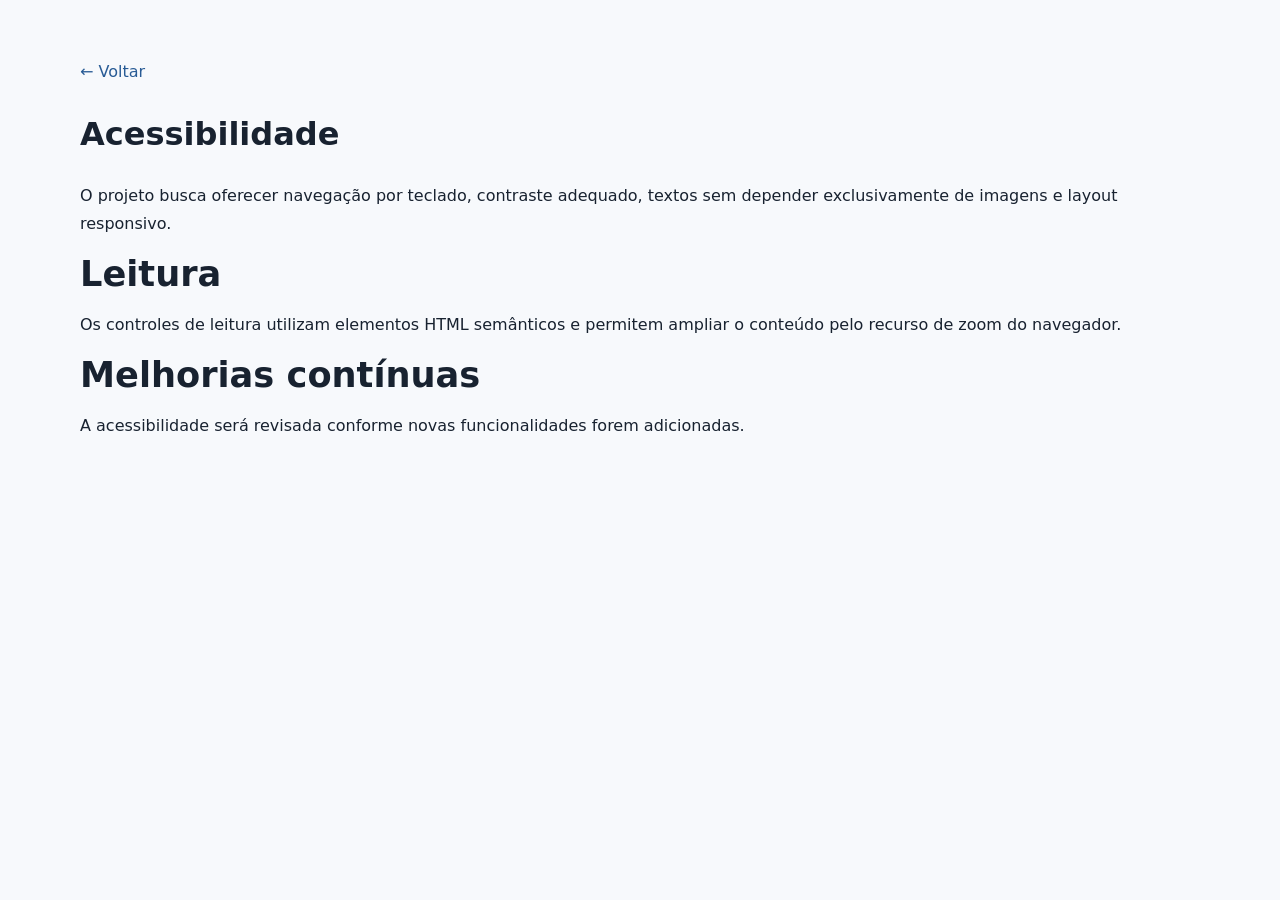
<file: acessibilidade.html>
<!doctype html><html lang="pt-BR"><head><meta charset="utf-8"><meta name="viewport" content="width=device-width,initial-scale=1"><title>Acessibilidade — Bíblia Online</title><meta name="description" content="Recursos de acessibilidade do Bíblia Online."><meta name="robots" content="index,follow"><link rel="canonical" href="https://biblia-online.edonemanuelpreviatti2.workers.dev/acessibilidade.html"><link rel="stylesheet" href="assets/css/style.css"><script async src="https://www.googletagmanager.com/gtag/js?id=G-2JF05V0KTF"></script><script>window.dataLayer=window.dataLayer||[];function gtag(){dataLayer.push(arguments);}gtag('js',new Date());gtag('config','G-2JF05V0KTF');</script></head><body><main class="container section"><a href="index.html">← Voltar</a><h1>Acessibilidade</h1><p>O projeto busca oferecer navegação por teclado, contraste adequado, textos sem depender exclusivamente de imagens e layout responsivo.</p><h2>Leitura</h2><p>Os controles de leitura utilizam elementos HTML semânticos e permitem ampliar o conteúdo pelo recurso de zoom do navegador.</p><h2>Melhorias contínuas</h2><p>A acessibilidade será revisada conforme novas funcionalidades forem adicionadas.</p></main></body></html>
</file>
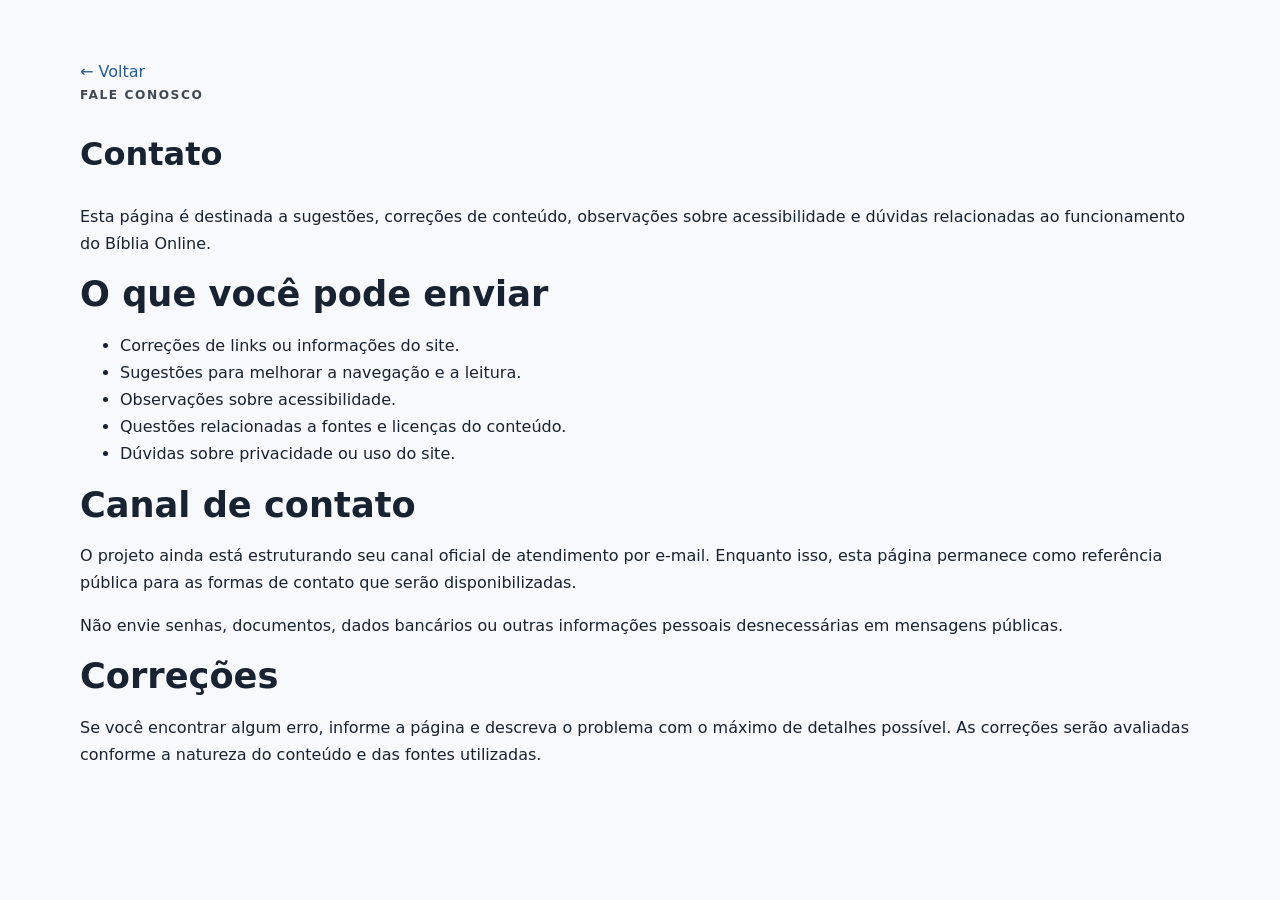
<file: contato.html>
<!doctype html><html lang="pt-BR"><head><meta charset="utf-8"><meta name="viewport" content="width=device-width,initial-scale=1"><title>Contato — Bíblia Online</title><meta name="description" content="Entre em contato com o projeto Bíblia Online para enviar sugestões, correções e dúvidas sobre o conteúdo."><meta name="robots" content="index,follow"><link rel="canonical" href="https://biblia-online.edonemanuelpreviatti2.workers.dev/contato.html"><link rel="stylesheet" href="assets/css/style.css"><script async src="https://www.googletagmanager.com/gtag/js?id=G-2JF05V0KTF"></script><script>window.dataLayer=window.dataLayer||[];function gtag(){dataLayer.push(arguments);}gtag('js',new Date());gtag('config','G-2JF05V0KTF');</script></head><body><main class="container section"><a href="index.html">← Voltar</a><p class="eyebrow">FALE CONOSCO</p><h1>Contato</h1><p>Esta página é destinada a sugestões, correções de conteúdo, observações sobre acessibilidade e dúvidas relacionadas ao funcionamento do Bíblia Online.</p><h2>O que você pode enviar</h2><ul><li>Correções de links ou informações do site.</li><li>Sugestões para melhorar a navegação e a leitura.</li><li>Observações sobre acessibilidade.</li><li>Questões relacionadas a fontes e licenças do conteúdo.</li><li>Dúvidas sobre privacidade ou uso do site.</li></ul><h2>Canal de contato</h2><p>O projeto ainda está estruturando seu canal oficial de atendimento por e-mail. Enquanto isso, esta página permanece como referência pública para as formas de contato que serão disponibilizadas.</p><p>Não envie senhas, documentos, dados bancários ou outras informações pessoais desnecessárias em mensagens públicas.</p><h2>Correções</h2><p>Se você encontrar algum erro, informe a página e descreva o problema com o máximo de detalhes possível. As correções serão avaliadas conforme a natureza do conteúdo e das fontes utilizadas.</p></main></body></html>
</file>
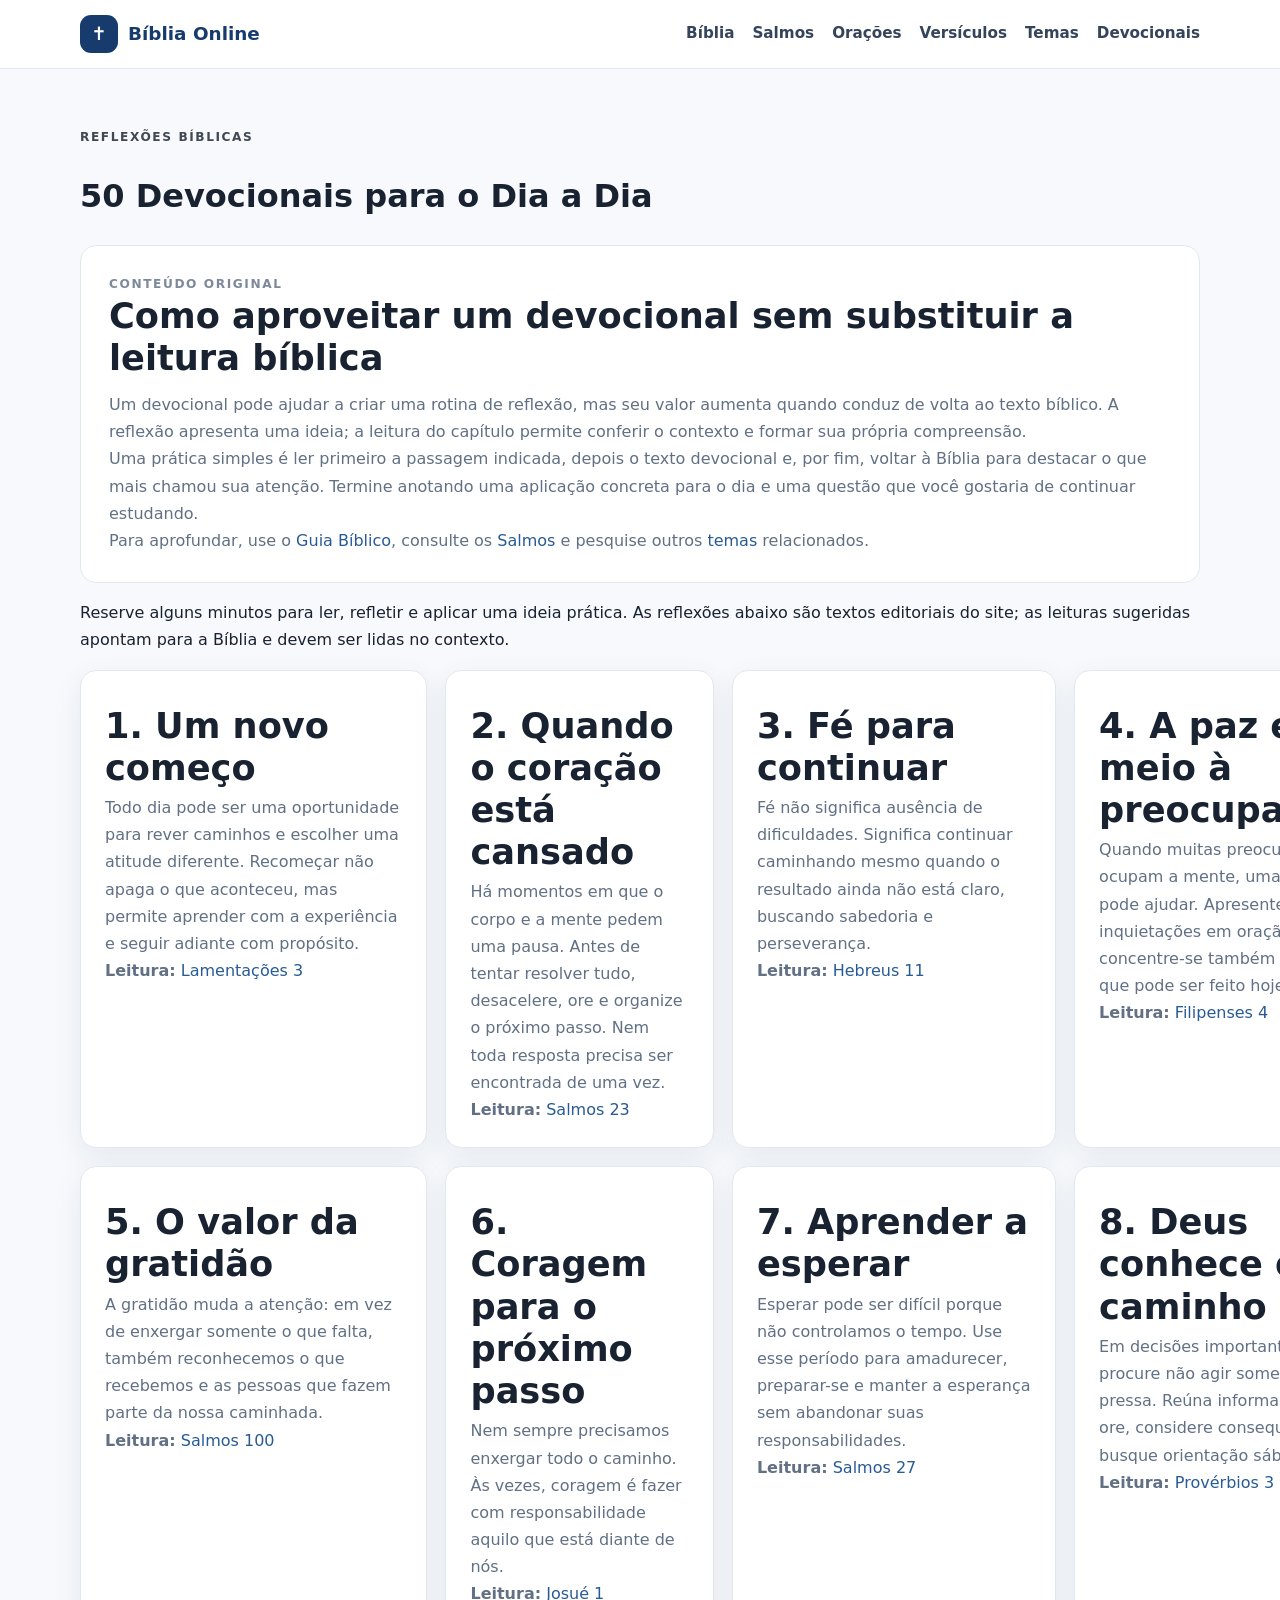
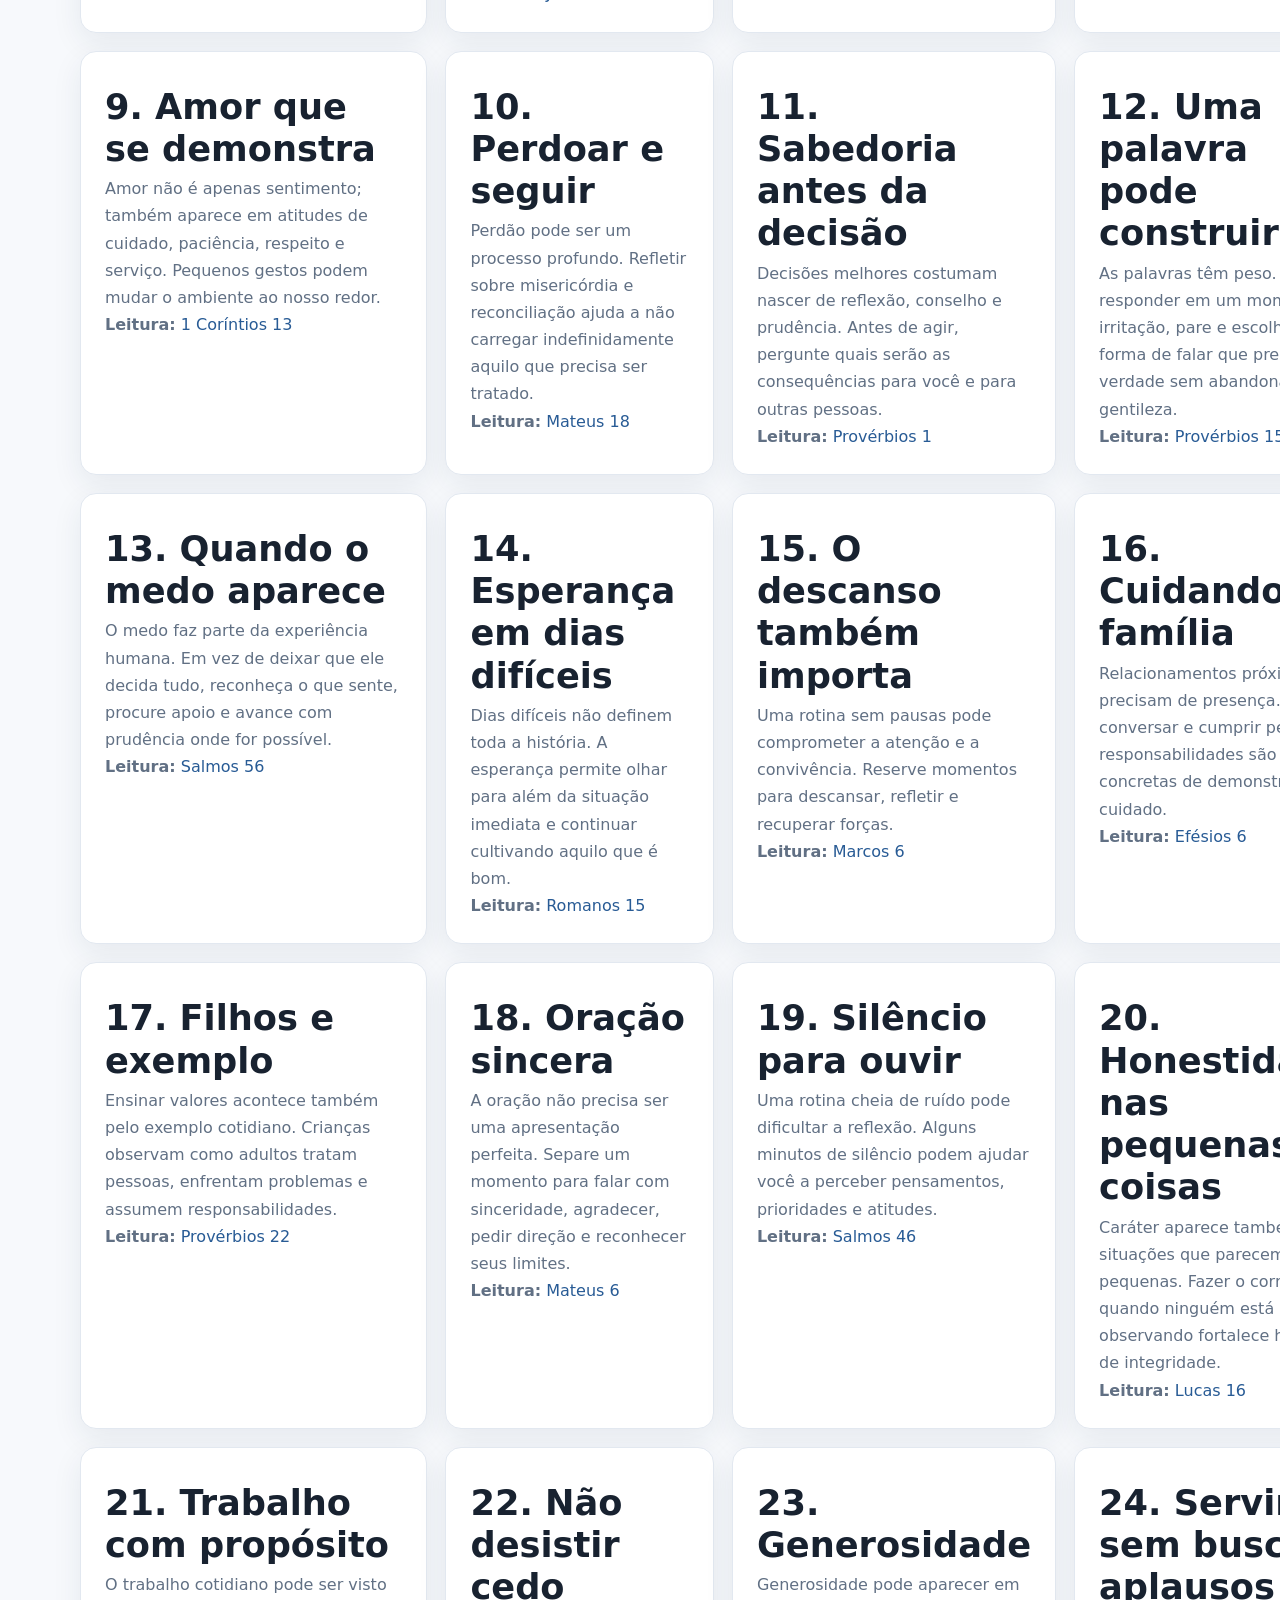
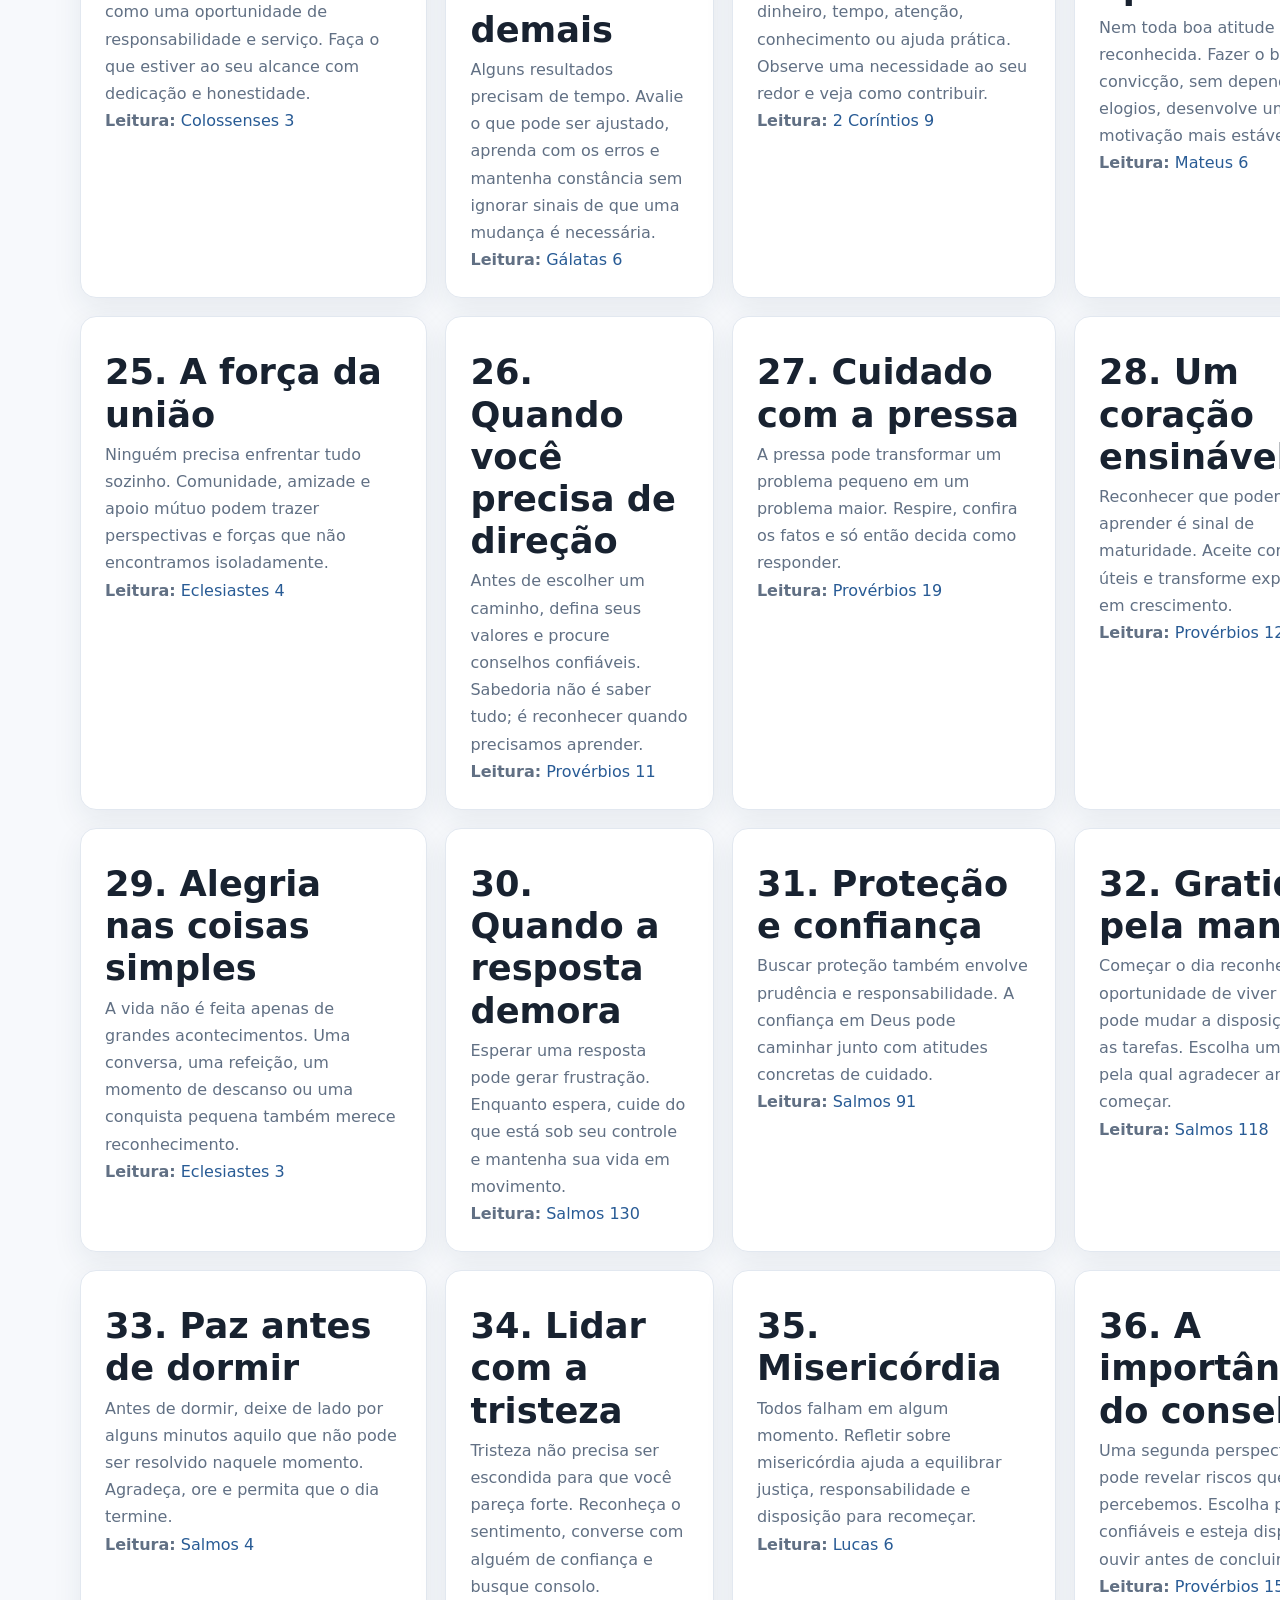
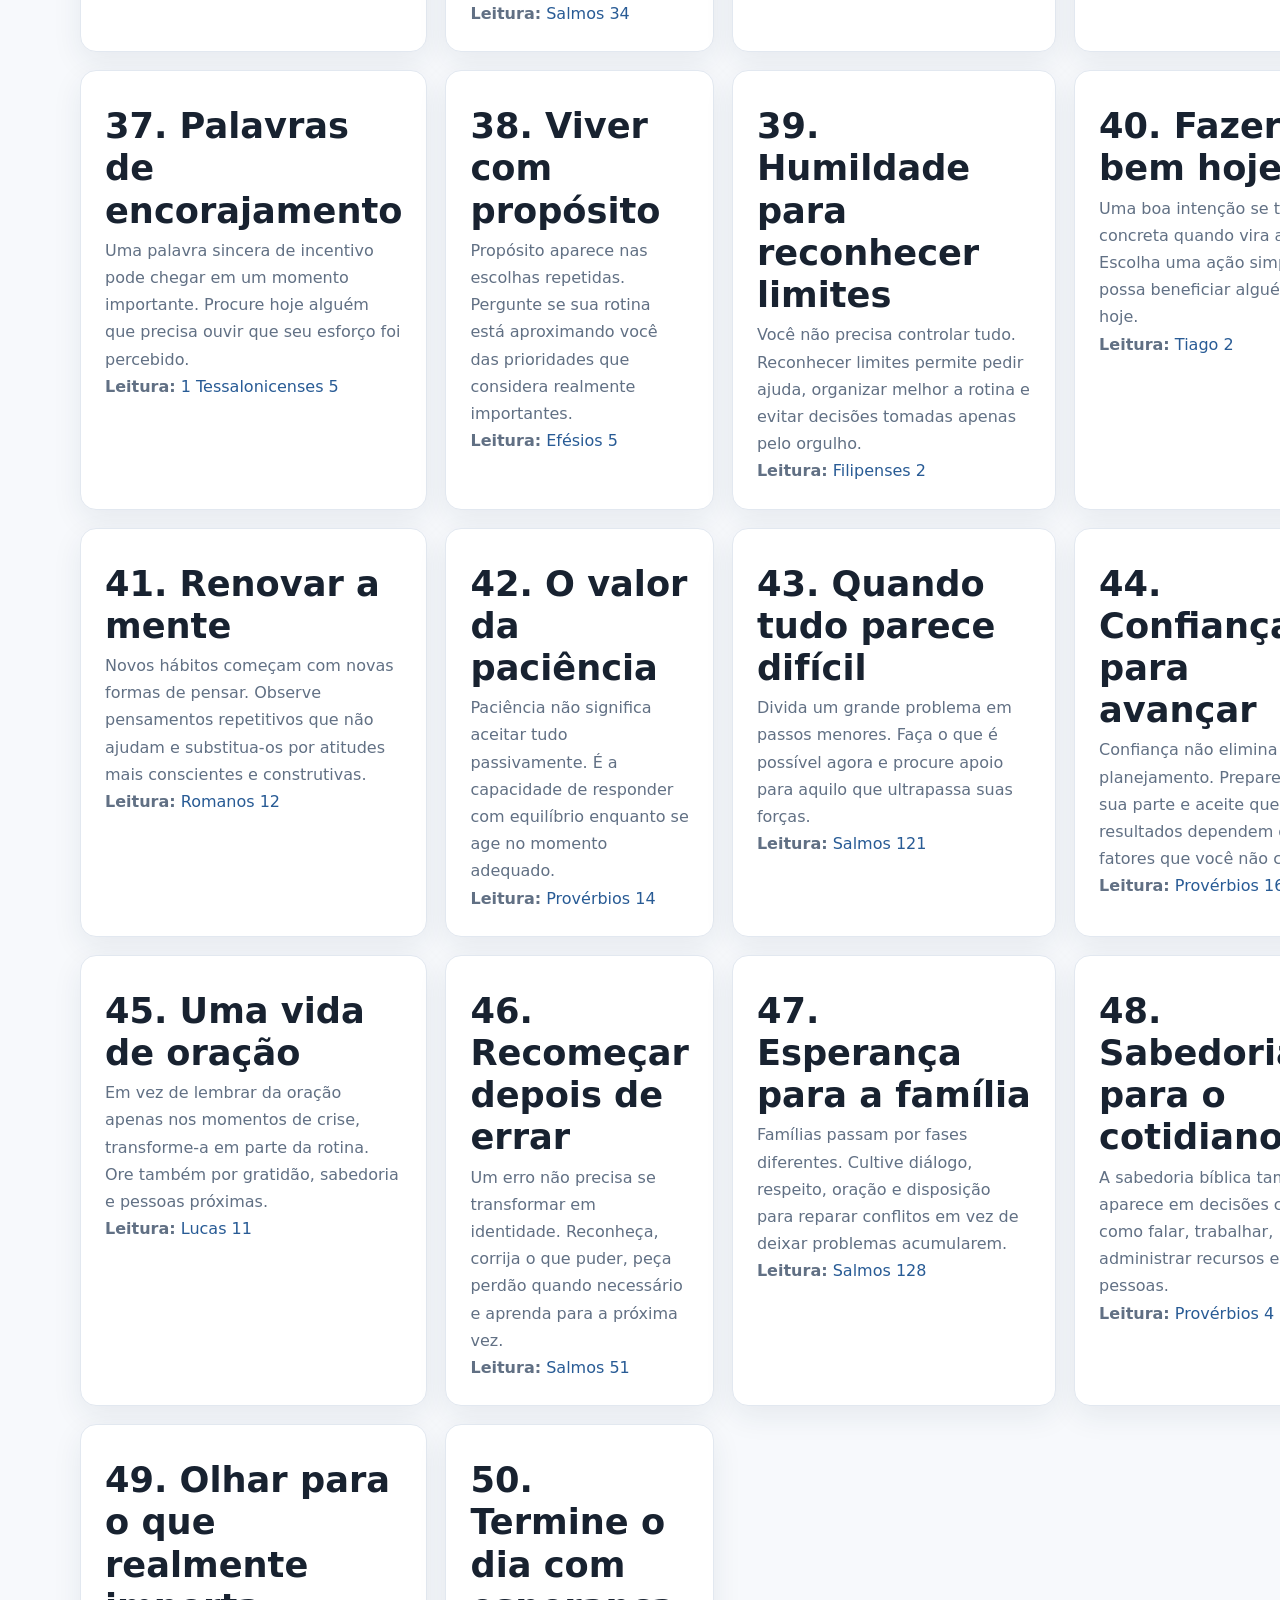
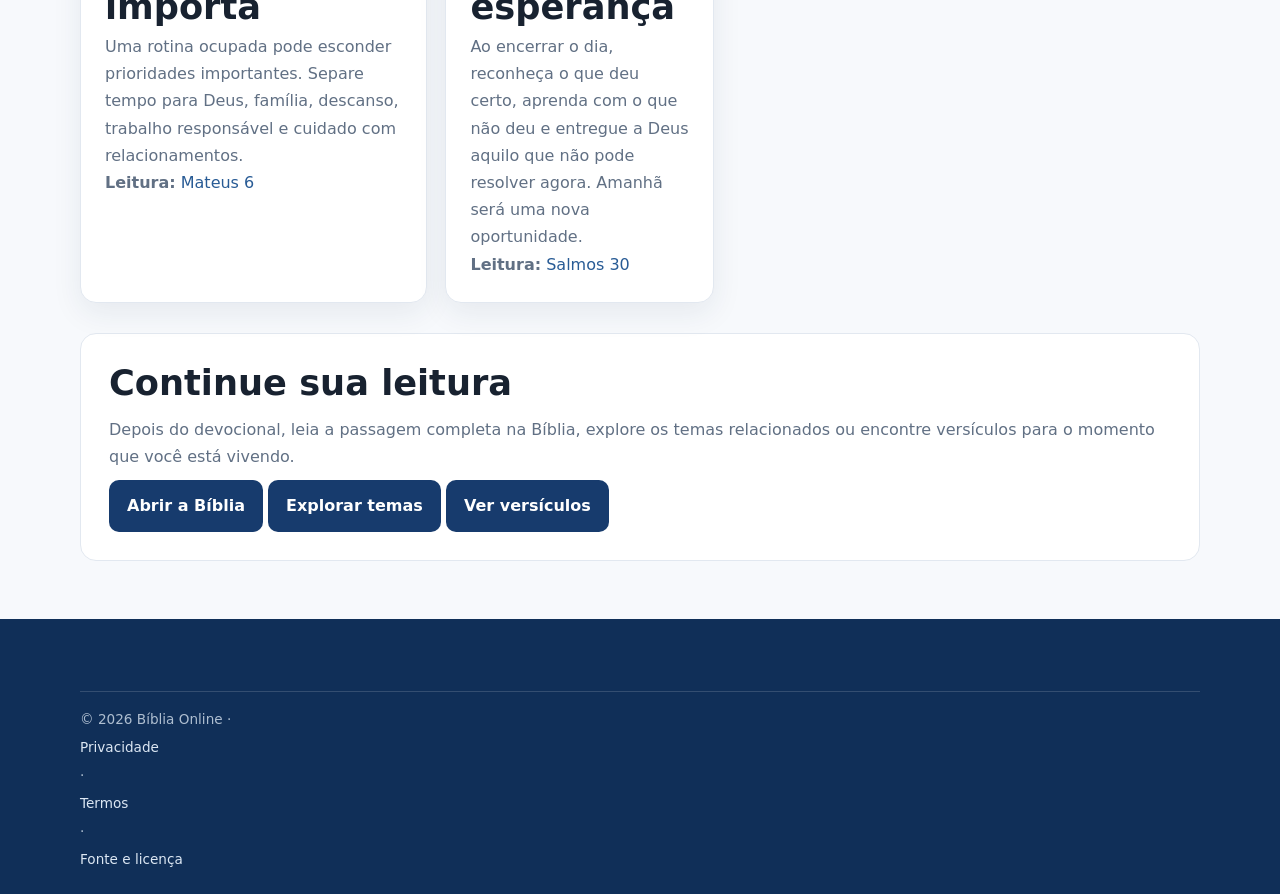
<file: devocionais.html>
<!doctype html><html lang="pt-BR"><head><meta charset="utf-8"><meta name="viewport" content="width=device-width,initial-scale=1"><title>50 Devocionais Bíblicos — Reflexões para o Dia a Dia</title><meta name="description" content="Leia 50 devocionais bíblicos com reflexões, leituras sugeridas e aplicações práticas para fé, família, esperança, oração, trabalho e vida cotidiana."><meta name="robots" content="index,follow"><link rel="canonical" href="https://biblia-online.edonemanuelpreviatti2.workers.dev/devocionais.html"><meta property="og:type" content="website"><meta property="og:title" content="50 Devocionais Bíblicos — Reflexões para o Dia a Dia"><meta property="og:description" content="Reflexões bíblicas para leitura, oração e aplicação prática."><meta property="og:url" content="https://biblia-online.edonemanuelpreviatti2.workers.dev/devocionais.html"><link rel="stylesheet" href="assets/css/style.css"><script type="application/ld+json">{"@context":"https://schema.org","@type":"CollectionPage","name":"50 Devocionais Bíblicos","description":"Coleção de devocionais e reflexões bíblicas.","url":"https://biblia-online.edonemanuelpreviatti2.workers.dev/devocionais.html"}</script></head><body><header class="site-header"><div class="container header-inner"><a class="brand" href="index.html" aria-label="Bíblia Online - página inicial"><span class="brand-mark">✝</span><span>Bíblia Online</span></a><button class="menu-toggle" aria-label="Abrir menu" aria-expanded="false" aria-controls="main-nav">☰</button><nav id="main-nav" class="nav" aria-label="Navegação principal"><a href="biblia.html">Bíblia</a><a href="salmos.html">Salmos</a><a href="oracoes.html">Orações</a><a href="versiculos.html">Versículos</a><a href="temas.html">Temas</a><a href="devocionais.html" aria-current="page">Devocionais</a></nav></div></header><main class="container section"><p class="eyebrow">REFLEXÕES BÍBLICAS</p><h1>50 Devocionais para o Dia a Dia</h1><p>Reserve alguns minutos para ler, refletir e aplicar uma ideia prática. As reflexões abaixo são textos editoriais do site; as leituras sugeridas apontam para a Bíblia e devem ser lidas no contexto.</p><div class="cards">
<article class="card"><h2>1. Um novo começo</h2><p>Todo dia pode ser uma oportunidade para rever caminhos e escolher uma atitude diferente. Recomeçar não apaga o que aconteceu, mas permite aprender com a experiência e seguir adiante com propósito.</p><p><strong>Leitura:</strong> <a href="biblia.html?book=25&chapter=3">Lamentações 3</a></p></article>
<article class="card"><h2>2. Quando o coração está cansado</h2><p>Há momentos em que o corpo e a mente pedem uma pausa. Antes de tentar resolver tudo, desacelere, ore e organize o próximo passo. Nem toda resposta precisa ser encontrada de uma vez.</p><p><strong>Leitura:</strong> <a href="biblia.html?book=19&chapter=23">Salmos 23</a></p></article>
<article class="card"><h2>3. Fé para continuar</h2><p>Fé não significa ausência de dificuldades. Significa continuar caminhando mesmo quando o resultado ainda não está claro, buscando sabedoria e perseverança.</p><p><strong>Leitura:</strong> <a href="biblia.html?book=58&chapter=11">Hebreus 11</a></p></article>
<article class="card"><h2>4. A paz em meio à preocupação</h2><p>Quando muitas preocupações ocupam a mente, uma pausa pode ajudar. Apresente suas inquietações em oração e concentre-se também naquilo que pode ser feito hoje.</p><p><strong>Leitura:</strong> <a href="biblia.html?book=50&chapter=4">Filipenses 4</a></p></article>
<article class="card"><h2>5. O valor da gratidão</h2><p>A gratidão muda a atenção: em vez de enxergar somente o que falta, também reconhecemos o que recebemos e as pessoas que fazem parte da nossa caminhada.</p><p><strong>Leitura:</strong> <a href="biblia.html?book=19&chapter=100">Salmos 100</a></p></article>
<article class="card"><h2>6. Coragem para o próximo passo</h2><p>Nem sempre precisamos enxergar todo o caminho. Às vezes, coragem é fazer com responsabilidade aquilo que está diante de nós.</p><p><strong>Leitura:</strong> <a href="biblia.html?book=6&chapter=1">Josué 1</a></p></article>
<article class="card"><h2>7. Aprender a esperar</h2><p>Esperar pode ser difícil porque não controlamos o tempo. Use esse período para amadurecer, preparar-se e manter a esperança sem abandonar suas responsabilidades.</p><p><strong>Leitura:</strong> <a href="biblia.html?book=19&chapter=27">Salmos 27</a></p></article>
<article class="card"><h2>8. Deus conhece o caminho</h2><p>Em decisões importantes, procure não agir somente pela pressa. Reúna informações, ore, considere consequências e busque orientação sábia.</p><p><strong>Leitura:</strong> <a href="biblia.html?book=20&chapter=3">Provérbios 3</a></p></article>
<article class="card"><h2>9. Amor que se demonstra</h2><p>Amor não é apenas sentimento; também aparece em atitudes de cuidado, paciência, respeito e serviço. Pequenos gestos podem mudar o ambiente ao nosso redor.</p><p><strong>Leitura:</strong> <a href="biblia.html?book=47&chapter=13">1 Coríntios 13</a></p></article>
<article class="card"><h2>10. Perdoar e seguir</h2><p>Perdão pode ser um processo profundo. Refletir sobre misericórdia e reconciliação ajuda a não carregar indefinidamente aquilo que precisa ser tratado.</p><p><strong>Leitura:</strong> <a href="biblia.html?book=40&chapter=18">Mateus 18</a></p></article>
<article class="card"><h2>11. Sabedoria antes da decisão</h2><p>Decisões melhores costumam nascer de reflexão, conselho e prudência. Antes de agir, pergunte quais serão as consequências para você e para outras pessoas.</p><p><strong>Leitura:</strong> <a href="biblia.html?book=20&chapter=1">Provérbios 1</a></p></article>
<article class="card"><h2>12. Uma palavra pode construir</h2><p>As palavras têm peso. Antes de responder em um momento de irritação, pare e escolha uma forma de falar que preserve a verdade sem abandonar a gentileza.</p><p><strong>Leitura:</strong> <a href="biblia.html?book=20&chapter=15">Provérbios 15</a></p></article>
<article class="card"><h2>13. Quando o medo aparece</h2><p>O medo faz parte da experiência humana. Em vez de deixar que ele decida tudo, reconheça o que sente, procure apoio e avance com prudência onde for possível.</p><p><strong>Leitura:</strong> <a href="biblia.html?book=19&chapter=56">Salmos 56</a></p></article>
<article class="card"><h2>14. Esperança em dias difíceis</h2><p>Dias difíceis não definem toda a história. A esperança permite olhar para além da situação imediata e continuar cultivando aquilo que é bom.</p><p><strong>Leitura:</strong> <a href="biblia.html?book=45&chapter=15">Romanos 15</a></p></article>
<article class="card"><h2>15. O descanso também importa</h2><p>Uma rotina sem pausas pode comprometer a atenção e a convivência. Reserve momentos para descansar, refletir e recuperar forças.</p><p><strong>Leitura:</strong> <a href="biblia.html?book=41&chapter=6">Marcos 6</a></p></article>
<article class="card"><h2>16. Cuidando da família</h2><p>Relacionamentos próximos precisam de presença. Escutar, conversar e cumprir pequenas responsabilidades são formas concretas de demonstrar cuidado.</p><p><strong>Leitura:</strong> <a href="biblia.html?book=49&chapter=6">Efésios 6</a></p></article>
<article class="card"><h2>17. Filhos e exemplo</h2><p>Ensinar valores acontece também pelo exemplo cotidiano. Crianças observam como adultos tratam pessoas, enfrentam problemas e assumem responsabilidades.</p><p><strong>Leitura:</strong> <a href="biblia.html?book=20&chapter=22">Provérbios 22</a></p></article>
<article class="card"><h2>18. Oração sincera</h2><p>A oração não precisa ser uma apresentação perfeita. Separe um momento para falar com sinceridade, agradecer, pedir direção e reconhecer seus limites.</p><p><strong>Leitura:</strong> <a href="biblia.html?book=40&chapter=6">Mateus 6</a></p></article>
<article class="card"><h2>19. Silêncio para ouvir</h2><p>Uma rotina cheia de ruído pode dificultar a reflexão. Alguns minutos de silêncio podem ajudar você a perceber pensamentos, prioridades e atitudes.</p><p><strong>Leitura:</strong> <a href="biblia.html?book=19&chapter=46">Salmos 46</a></p></article>
<article class="card"><h2>20. Honestidade nas pequenas coisas</h2><p>Caráter aparece também em situações que parecem pequenas. Fazer o correto quando ninguém está observando fortalece hábitos de integridade.</p><p><strong>Leitura:</strong> <a href="biblia.html?book=42&chapter=16">Lucas 16</a></p></article>
<article class="card"><h2>21. Trabalho com propósito</h2><p>O trabalho cotidiano pode ser visto como uma oportunidade de responsabilidade e serviço. Faça o que estiver ao seu alcance com dedicação e honestidade.</p><p><strong>Leitura:</strong> <a href="biblia.html?book=51&chapter=3">Colossenses 3</a></p></article>
<article class="card"><h2>22. Não desistir cedo demais</h2><p>Alguns resultados precisam de tempo. Avalie o que pode ser ajustado, aprenda com os erros e mantenha constância sem ignorar sinais de que uma mudança é necessária.</p><p><strong>Leitura:</strong> <a href="biblia.html?book=48&chapter=6">Gálatas 6</a></p></article>
<article class="card"><h2>23. Generosidade</h2><p>Generosidade pode aparecer em dinheiro, tempo, atenção, conhecimento ou ajuda prática. Observe uma necessidade ao seu redor e veja como contribuir.</p><p><strong>Leitura:</strong> <a href="biblia.html?book=47&chapter=9">2 Coríntios 9</a></p></article>
<article class="card"><h2>24. Servir sem buscar aplausos</h2><p>Nem toda boa atitude será reconhecida. Fazer o bem por convicção, sem depender de elogios, desenvolve uma motivação mais estável.</p><p><strong>Leitura:</strong> <a href="biblia.html?book=40&chapter=6">Mateus 6</a></p></article>
<article class="card"><h2>25. A força da união</h2><p>Ninguém precisa enfrentar tudo sozinho. Comunidade, amizade e apoio mútuo podem trazer perspectivas e forças que não encontramos isoladamente.</p><p><strong>Leitura:</strong> <a href="biblia.html?book=21&chapter=4">Eclesiastes 4</a></p></article>
<article class="card"><h2>26. Quando você precisa de direção</h2><p>Antes de escolher um caminho, defina seus valores e procure conselhos confiáveis. Sabedoria não é saber tudo; é reconhecer quando precisamos aprender.</p><p><strong>Leitura:</strong> <a href="biblia.html?book=20&chapter=11">Provérbios 11</a></p></article>
<article class="card"><h2>27. Cuidado com a pressa</h2><p>A pressa pode transformar um problema pequeno em um problema maior. Respire, confira os fatos e só então decida como responder.</p><p><strong>Leitura:</strong> <a href="biblia.html?book=20&chapter=19">Provérbios 19</a></p></article>
<article class="card"><h2>28. Um coração ensinável</h2><p>Reconhecer que podemos aprender é sinal de maturidade. Aceite correções úteis e transforme experiências em crescimento.</p><p><strong>Leitura:</strong> <a href="biblia.html?book=20&chapter=12">Provérbios 12</a></p></article>
<article class="card"><h2>29. Alegria nas coisas simples</h2><p>A vida não é feita apenas de grandes acontecimentos. Uma conversa, uma refeição, um momento de descanso ou uma conquista pequena também merece reconhecimento.</p><p><strong>Leitura:</strong> <a href="biblia.html?book=21&chapter=3">Eclesiastes 3</a></p></article>
<article class="card"><h2>30. Quando a resposta demora</h2><p>Esperar uma resposta pode gerar frustração. Enquanto espera, cuide do que está sob seu controle e mantenha sua vida em movimento.</p><p><strong>Leitura:</strong> <a href="biblia.html?book=19&chapter=130">Salmos 130</a></p></article>
<article class="card"><h2>31. Proteção e confiança</h2><p>Buscar proteção também envolve prudência e responsabilidade. A confiança em Deus pode caminhar junto com atitudes concretas de cuidado.</p><p><strong>Leitura:</strong> <a href="biblia.html?book=19&chapter=91">Salmos 91</a></p></article>
<article class="card"><h2>32. Gratidão pela manhã</h2><p>Começar o dia reconhecendo a oportunidade de viver e agir pode mudar a disposição para as tarefas. Escolha uma coisa pela qual agradecer antes de começar.</p><p><strong>Leitura:</strong> <a href="biblia.html?book=19&chapter=118">Salmos 118</a></p></article>
<article class="card"><h2>33. Paz antes de dormir</h2><p>Antes de dormir, deixe de lado por alguns minutos aquilo que não pode ser resolvido naquele momento. Agradeça, ore e permita que o dia termine.</p><p><strong>Leitura:</strong> <a href="biblia.html?book=19&chapter=4">Salmos 4</a></p></article>
<article class="card"><h2>34. Lidar com a tristeza</h2><p>Tristeza não precisa ser escondida para que você pareça forte. Reconheça o sentimento, converse com alguém de confiança e busque consolo.</p><p><strong>Leitura:</strong> <a href="biblia.html?book=19&chapter=34">Salmos 34</a></p></article>
<article class="card"><h2>35. Misericórdia</h2><p>Todos falham em algum momento. Refletir sobre misericórdia ajuda a equilibrar justiça, responsabilidade e disposição para recomeçar.</p><p><strong>Leitura:</strong> <a href="biblia.html?book=42&chapter=6">Lucas 6</a></p></article>
<article class="card"><h2>36. A importância do conselho</h2><p>Uma segunda perspectiva pode revelar riscos que não percebemos. Escolha pessoas confiáveis e esteja disposto a ouvir antes de concluir.</p><p><strong>Leitura:</strong> <a href="biblia.html?book=20&chapter=15">Provérbios 15</a></p></article>
<article class="card"><h2>37. Palavras de encorajamento</h2><p>Uma palavra sincera de incentivo pode chegar em um momento importante. Procure hoje alguém que precisa ouvir que seu esforço foi percebido.</p><p><strong>Leitura:</strong> <a href="biblia.html?book=52&chapter=5">1 Tessalonicenses 5</a></p></article>
<article class="card"><h2>38. Viver com propósito</h2><p>Propósito aparece nas escolhas repetidas. Pergunte se sua rotina está aproximando você das prioridades que considera realmente importantes.</p><p><strong>Leitura:</strong> <a href="biblia.html?book=49&chapter=5">Efésios 5</a></p></article>
<article class="card"><h2>39. Humildade para reconhecer limites</h2><p>Você não precisa controlar tudo. Reconhecer limites permite pedir ajuda, organizar melhor a rotina e evitar decisões tomadas apenas pelo orgulho.</p><p><strong>Leitura:</strong> <a href="biblia.html?book=50&chapter=2">Filipenses 2</a></p></article>
<article class="card"><h2>40. Fazer o bem hoje</h2><p>Uma boa intenção se torna concreta quando vira atitude. Escolha uma ação simples que possa beneficiar alguém ainda hoje.</p><p><strong>Leitura:</strong> <a href="biblia.html?book=59&chapter=2">Tiago 2</a></p></article>
<article class="card"><h2>41. Renovar a mente</h2><p>Novos hábitos começam com novas formas de pensar. Observe pensamentos repetitivos que não ajudam e substitua-os por atitudes mais conscientes e construtivas.</p><p><strong>Leitura:</strong> <a href="biblia.html?book=45&chapter=12">Romanos 12</a></p></article>
<article class="card"><h2>42. O valor da paciência</h2><p>Paciência não significa aceitar tudo passivamente. É a capacidade de responder com equilíbrio enquanto se age no momento adequado.</p><p><strong>Leitura:</strong> <a href="biblia.html?book=20&chapter=14">Provérbios 14</a></p></article>
<article class="card"><h2>43. Quando tudo parece difícil</h2><p>Divida um grande problema em passos menores. Faça o que é possível agora e procure apoio para aquilo que ultrapassa suas forças.</p><p><strong>Leitura:</strong> <a href="biblia.html?book=19&chapter=121">Salmos 121</a></p></article>
<article class="card"><h2>44. Confiança para avançar</h2><p>Confiança não elimina planejamento. Prepare-se, faça sua parte e aceite que alguns resultados dependem de fatores que você não controla.</p><p><strong>Leitura:</strong> <a href="biblia.html?book=20&chapter=16">Provérbios 16</a></p></article>
<article class="card"><h2>45. Uma vida de oração</h2><p>Em vez de lembrar da oração apenas nos momentos de crise, transforme-a em parte da rotina. Ore também por gratidão, sabedoria e pessoas próximas.</p><p><strong>Leitura:</strong> <a href="biblia.html?book=42&chapter=11">Lucas 11</a></p></article>
<article class="card"><h2>46. Recomeçar depois de errar</h2><p>Um erro não precisa se transformar em identidade. Reconheça, corrija o que puder, peça perdão quando necessário e aprenda para a próxima vez.</p><p><strong>Leitura:</strong> <a href="biblia.html?book=19&chapter=51">Salmos 51</a></p></article>
<article class="card"><h2>47. Esperança para a família</h2><p>Famílias passam por fases diferentes. Cultive diálogo, respeito, oração e disposição para reparar conflitos em vez de deixar problemas acumularem.</p><p><strong>Leitura:</strong> <a href="biblia.html?book=19&chapter=128">Salmos 128</a></p></article>
<article class="card"><h2>48. Sabedoria para o cotidiano</h2><p>A sabedoria bíblica também aparece em decisões comuns: como falar, trabalhar, administrar recursos e tratar as pessoas.</p><p><strong>Leitura:</strong> <a href="biblia.html?book=20&chapter=4">Provérbios 4</a></p></article>
<article class="card"><h2>49. Olhar para o que realmente importa</h2><p>Uma rotina ocupada pode esconder prioridades importantes. Separe tempo para Deus, família, descanso, trabalho responsável e cuidado com relacionamentos.</p><p><strong>Leitura:</strong> <a href="biblia.html?book=40&chapter=6">Mateus 6</a></p></article>
<article class="card"><h2>50. Termine o dia com esperança</h2><p>Ao encerrar o dia, reconheça o que deu certo, aprenda com o que não deu e entregue a Deus aquilo que não pode resolver agora. Amanhã será uma nova oportunidade.</p><p><strong>Leitura:</strong> <a href="biblia.html?book=19&chapter=30">Salmos 30</a></p></article>
</div><section class="info-panel" style="margin-top:30px"><h2>Continue sua leitura</h2><p>Depois do devocional, leia a passagem completa na Bíblia, explore os temas relacionados ou encontre versículos para o momento que você está vivendo.</p><a class="button secondary" href="biblia.html">Abrir a Bíblia</a> <a class="button secondary" href="temas.html">Explorar temas</a> <a class="button secondary" href="versiculos.html">Ver versículos</a></section></main><footer class="footer"><div class="container footer-bottom">© 2026 Bíblia Online · <a href="privacidade.html">Privacidade</a> · <a href="termos.html">Termos</a> · <a href="LICENSE-BIBLIA.md">Fonte e licença</a></div></footer><script src="assets/js/app.js" defer></script></body></html>
</file>
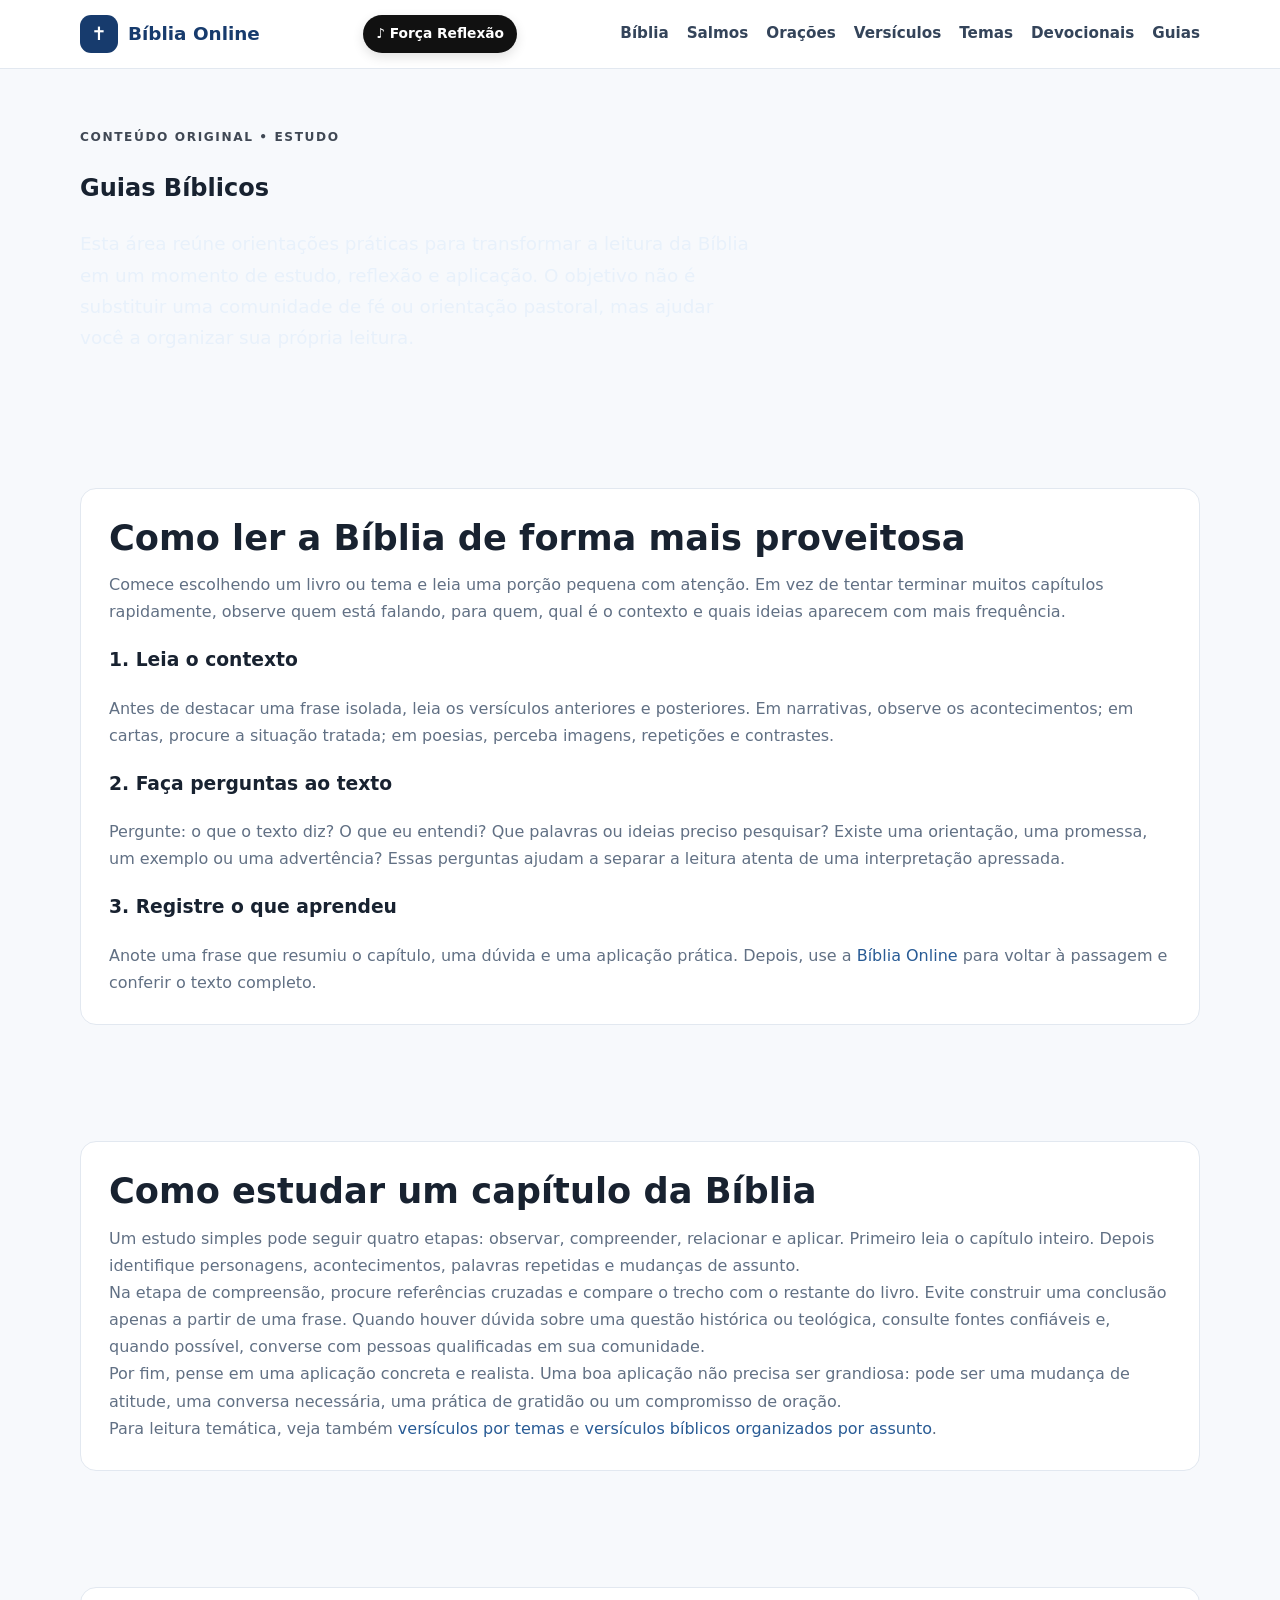
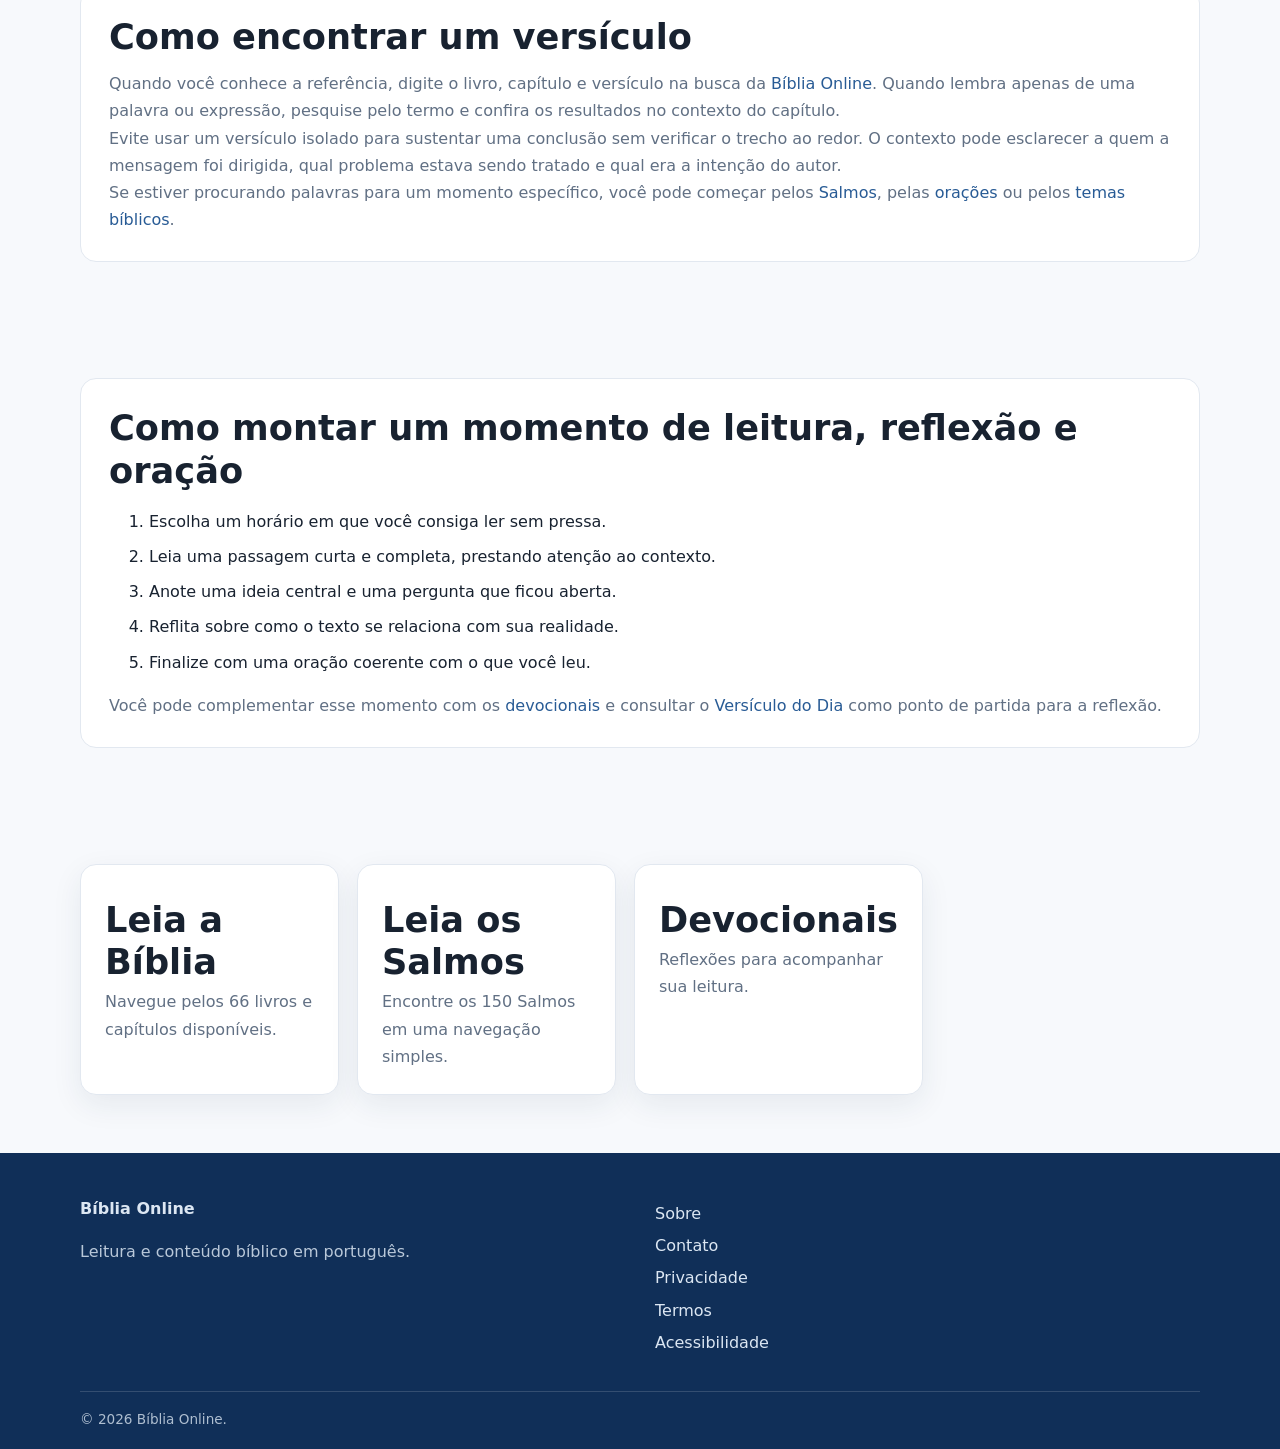
<file: guias-biblicos.html>
<!doctype html>
<html lang="pt-BR">
<head>
  <meta charset="utf-8">
  <meta name="viewport" content="width=device-width, initial-scale=1">
  <title>Guias Bíblicos — Como Ler, Estudar e Entender a Bíblia</title>
  <meta name="description" content="Guias bíblicos gratuitos para aprender como ler a Bíblia, estudar um capítulo, encontrar versículos e organizar um momento de reflexão e oração.">
  <meta name="robots" content="index,follow,max-image-preview:large">
  <link rel="canonical" href="https://biblia-online.edonemanuelpreviatti2.workers.dev/guias-biblicos.html">
  <meta property="og:type" content="article">
  <meta property="og:title" content="Guias Bíblicos — Como Ler, Estudar e Entender a Bíblia">
  <meta property="og:description" content="Orientações práticas e gratuitas para leitura, estudo bíblico, pesquisa de versículos e reflexão.">
  <meta property="og:url" content="https://biblia-online.edonemanuelpreviatti2.workers.dev/guias-biblicos.html">
  <link rel="stylesheet" href="assets/css/style.css">
  <script type="application/ld+json">{"@context":"https://schema.org","@type":"CollectionPage","name":"Guias Bíblicos","description":"Guias práticos para leitura, estudo e reflexão sobre a Bíblia.","url":"https://biblia-online.edonemanuelpreviatti2.workers.dev/guias-biblicos.html","isPartOf":{"@type":"WebSite","name":"Bíblia Online","url":"https://biblia-online.edonemanuelpreviatti2.workers.dev/"}}</script>
</head>
<body>
<header class="site-header"><div class="container header-inner"><a class="brand" href="index.html" aria-label="Bíblia Online - página inicial"><span class="brand-mark">✝</span><span>Bíblia Online</span></a><a class="top-tiktok" href="https://www.tiktok.com/@forcareflexao" target="_blank" rel="noopener noreferrer">♪ Força Reflexão</a><button class="menu-toggle" aria-label="Abrir menu" aria-expanded="false" aria-controls="main-nav">☰</button><nav id="main-nav" class="nav" aria-label="Navegação principal"><a href="biblia.html">Bíblia</a><a href="salmos.html">Salmos</a><a href="oracoes.html">Orações</a><a href="versiculos.html">Versículos</a><a href="temas.html">Temas</a><a href="devocionais.html">Devocionais</a><a href="guias-biblicos.html" aria-current="page">Guias</a></nav></div></header>
<main>
<section class="container section"><p class="eyebrow">CONTEÚDO ORIGINAL • ESTUDO</p><h1>Guias Bíblicos</h1><p class="hero-text">Esta área reúne orientações práticas para transformar a leitura da Bíblia em um momento de estudo, reflexão e aplicação. O objetivo não é substituir uma comunidade de fé ou orientação pastoral, mas ajudar você a organizar sua própria leitura.</p></section>
<section class="container section"><article class="info-panel"><h2>Como ler a Bíblia de forma mais proveitosa</h2><p>Comece escolhendo um livro ou tema e leia uma porção pequena com atenção. Em vez de tentar terminar muitos capítulos rapidamente, observe quem está falando, para quem, qual é o contexto e quais ideias aparecem com mais frequência.</p><h3>1. Leia o contexto</h3><p>Antes de destacar uma frase isolada, leia os versículos anteriores e posteriores. Em narrativas, observe os acontecimentos; em cartas, procure a situação tratada; em poesias, perceba imagens, repetições e contrastes.</p><h3>2. Faça perguntas ao texto</h3><p>Pergunte: o que o texto diz? O que eu entendi? Que palavras ou ideias preciso pesquisar? Existe uma orientação, uma promessa, um exemplo ou uma advertência? Essas perguntas ajudam a separar a leitura atenta de uma interpretação apressada.</p><h3>3. Registre o que aprendeu</h3><p>Anote uma frase que resumiu o capítulo, uma dúvida e uma aplicação prática. Depois, use a <a href="biblia.html">Bíblia Online</a> para voltar à passagem e conferir o texto completo.</p></article></section>
<section class="container section"><article class="info-panel"><h2>Como estudar um capítulo da Bíblia</h2><p>Um estudo simples pode seguir quatro etapas: observar, compreender, relacionar e aplicar. Primeiro leia o capítulo inteiro. Depois identifique personagens, acontecimentos, palavras repetidas e mudanças de assunto.</p><p>Na etapa de compreensão, procure referências cruzadas e compare o trecho com o restante do livro. Evite construir uma conclusão apenas a partir de uma frase. Quando houver dúvida sobre uma questão histórica ou teológica, consulte fontes confiáveis e, quando possível, converse com pessoas qualificadas em sua comunidade.</p><p>Por fim, pense em uma aplicação concreta e realista. Uma boa aplicação não precisa ser grandiosa: pode ser uma mudança de atitude, uma conversa necessária, uma prática de gratidão ou um compromisso de oração.</p><p>Para leitura temática, veja também <a href="temas.html">versículos por temas</a> e <a href="versiculos.html">versículos bíblicos organizados por assunto</a>.</p></article></section>
<section class="container section"><article class="info-panel"><h2>Como encontrar um versículo</h2><p>Quando você conhece a referência, digite o livro, capítulo e versículo na busca da <a href="biblia.html">Bíblia Online</a>. Quando lembra apenas de uma palavra ou expressão, pesquise pelo termo e confira os resultados no contexto do capítulo.</p><p>Evite usar um versículo isolado para sustentar uma conclusão sem verificar o trecho ao redor. O contexto pode esclarecer a quem a mensagem foi dirigida, qual problema estava sendo tratado e qual era a intenção do autor.</p><p>Se estiver procurando palavras para um momento específico, você pode começar pelos <a href="salmos.html">Salmos</a>, pelas <a href="oracoes.html">orações</a> ou pelos <a href="temas.html">temas bíblicos</a>.</p></article></section>
<section class="container section"><article class="info-panel"><h2>Como montar um momento de leitura, reflexão e oração</h2><ol><li>Escolha um horário em que você consiga ler sem pressa.</li><li>Leia uma passagem curta e completa, prestando atenção ao contexto.</li><li>Anote uma ideia central e uma pergunta que ficou aberta.</li><li>Reflita sobre como o texto se relaciona com sua realidade.</li><li>Finalize com uma oração coerente com o que você leu.</li></ol><p>Você pode complementar esse momento com os <a href="devocionais.html">devocionais</a> e consultar o <a href="versiculo-do-dia.html">Versículo do Dia</a> como ponto de partida para a reflexão.</p></article></section>
<section class="container section"><div class="cards"><a class="card" href="biblia.html"><h2>Leia a Bíblia</h2><p>Navegue pelos 66 livros e capítulos disponíveis.</p></a><a class="card" href="salmos.html"><h2>Leia os Salmos</h2><p>Encontre os 150 Salmos em uma navegação simples.</p></a><a class="card" href="devocionais.html"><h2>Devocionais</h2><p>Reflexões para acompanhar sua leitura.</p></a></div></section>
</main>
<footer class="footer"><div class="container footer-grid"><div><strong>Bíblia Online</strong><p>Leitura e conteúdo bíblico em português.</p></div><div><a href="sobre.html">Sobre</a><a href="contato.html">Contato</a><a href="privacidade.html">Privacidade</a><a href="termos.html">Termos</a><a href="acessibilidade.html">Acessibilidade</a></div></div><div class="container footer-bottom">© 2026 Bíblia Online.</div></footer>
<script src="assets/js/app.js" defer></script>
</body>
</html>
</file>
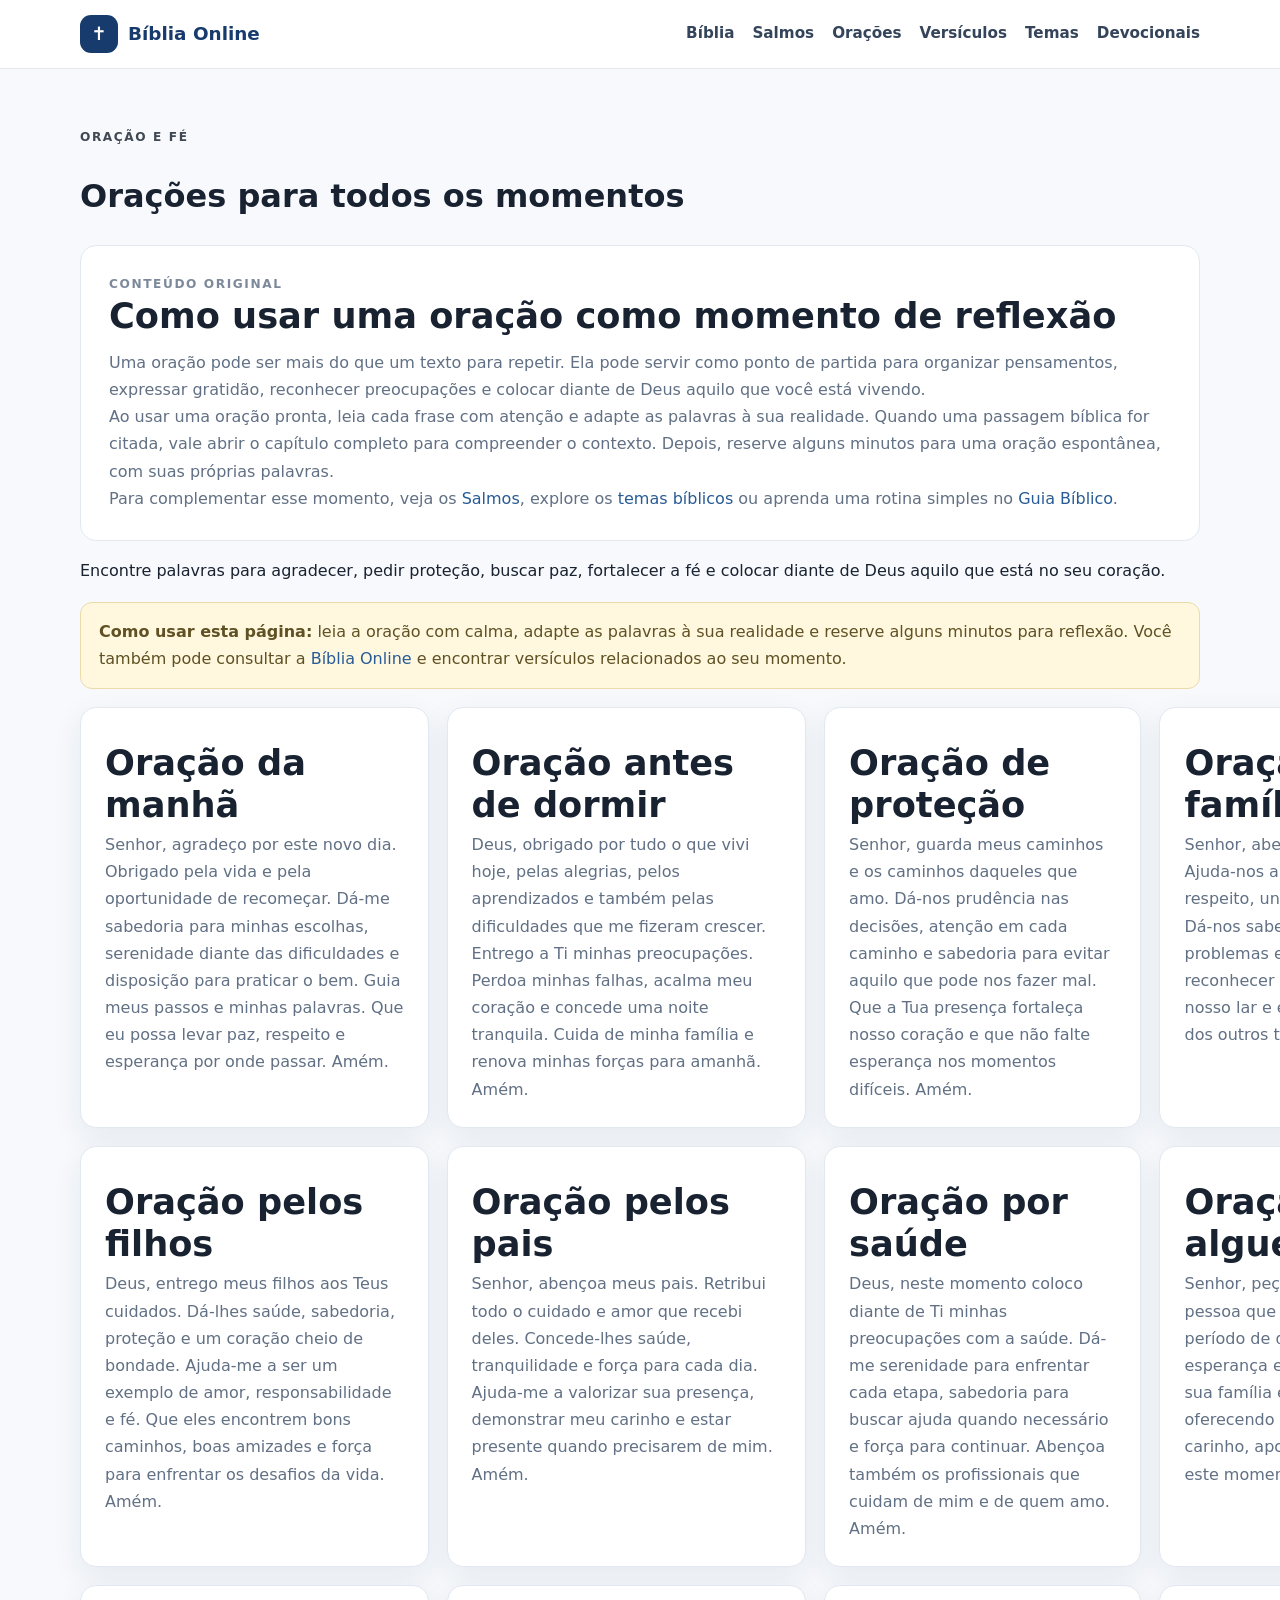
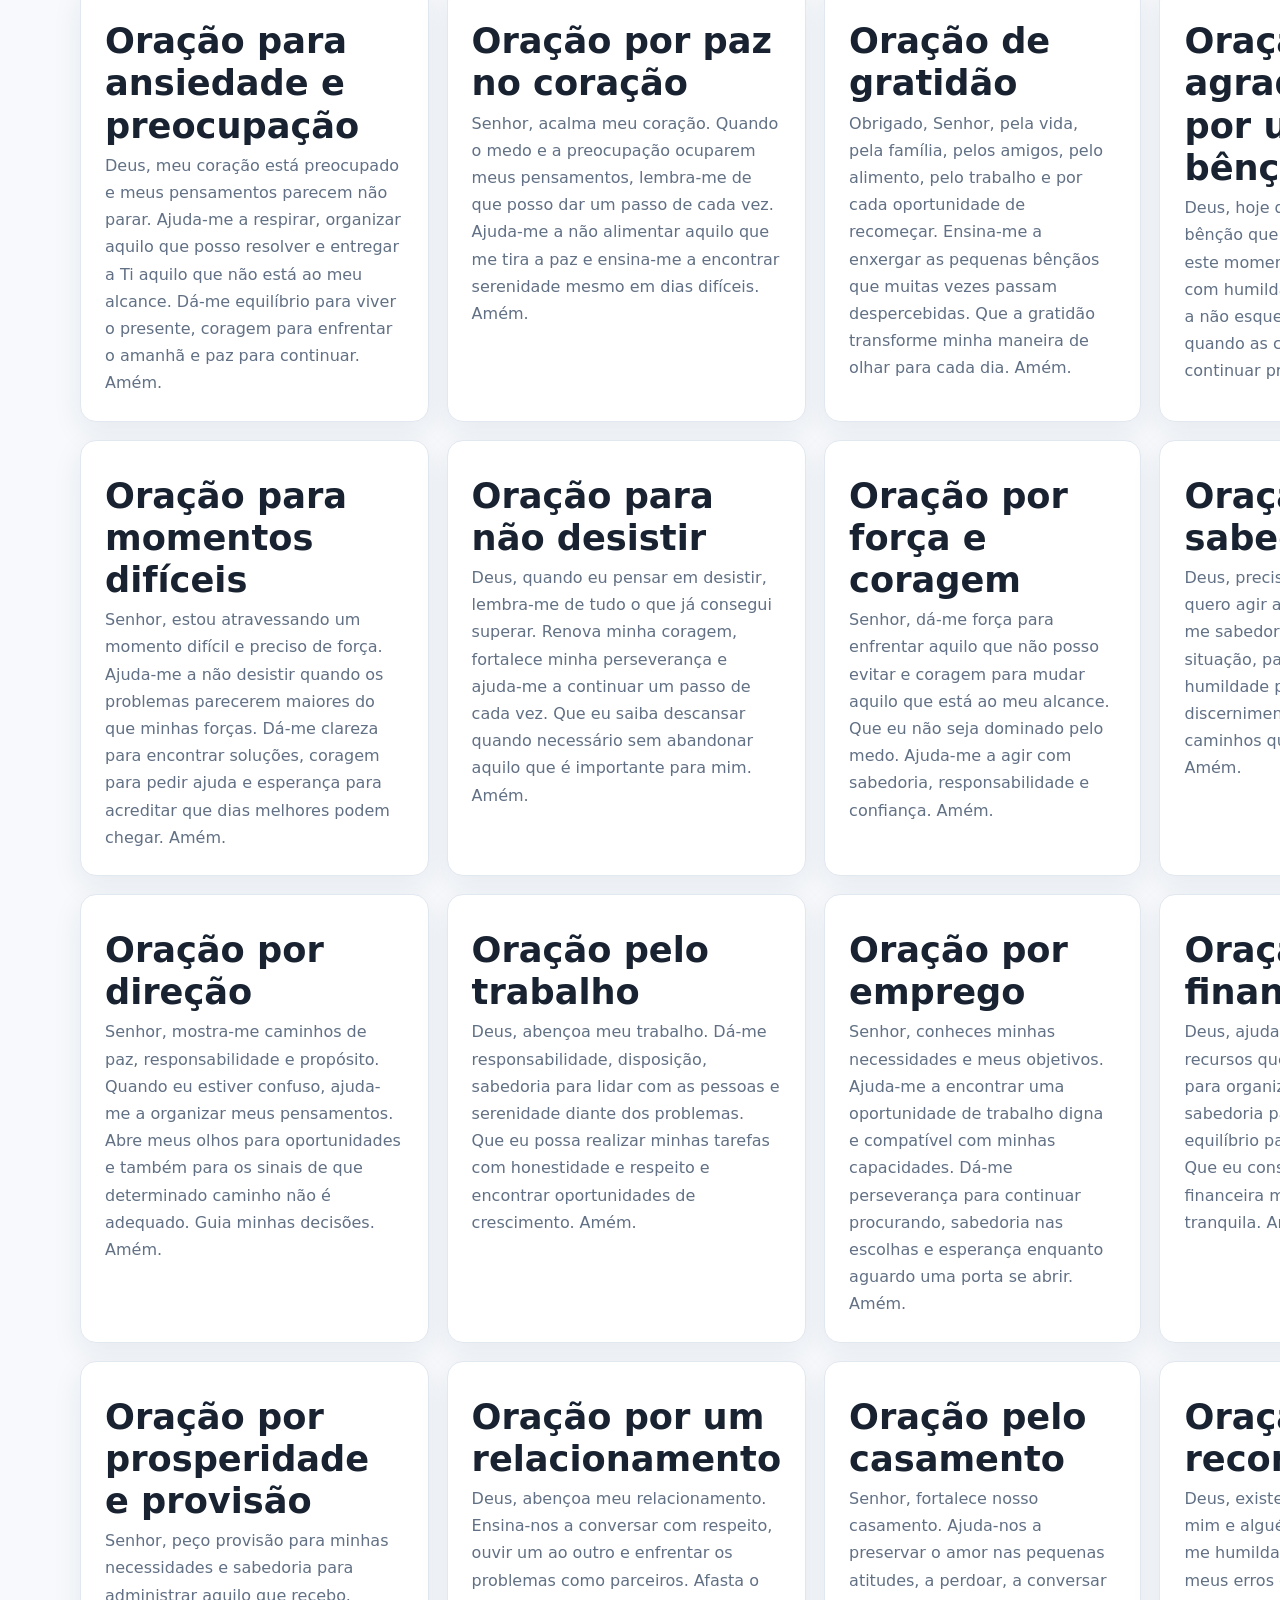
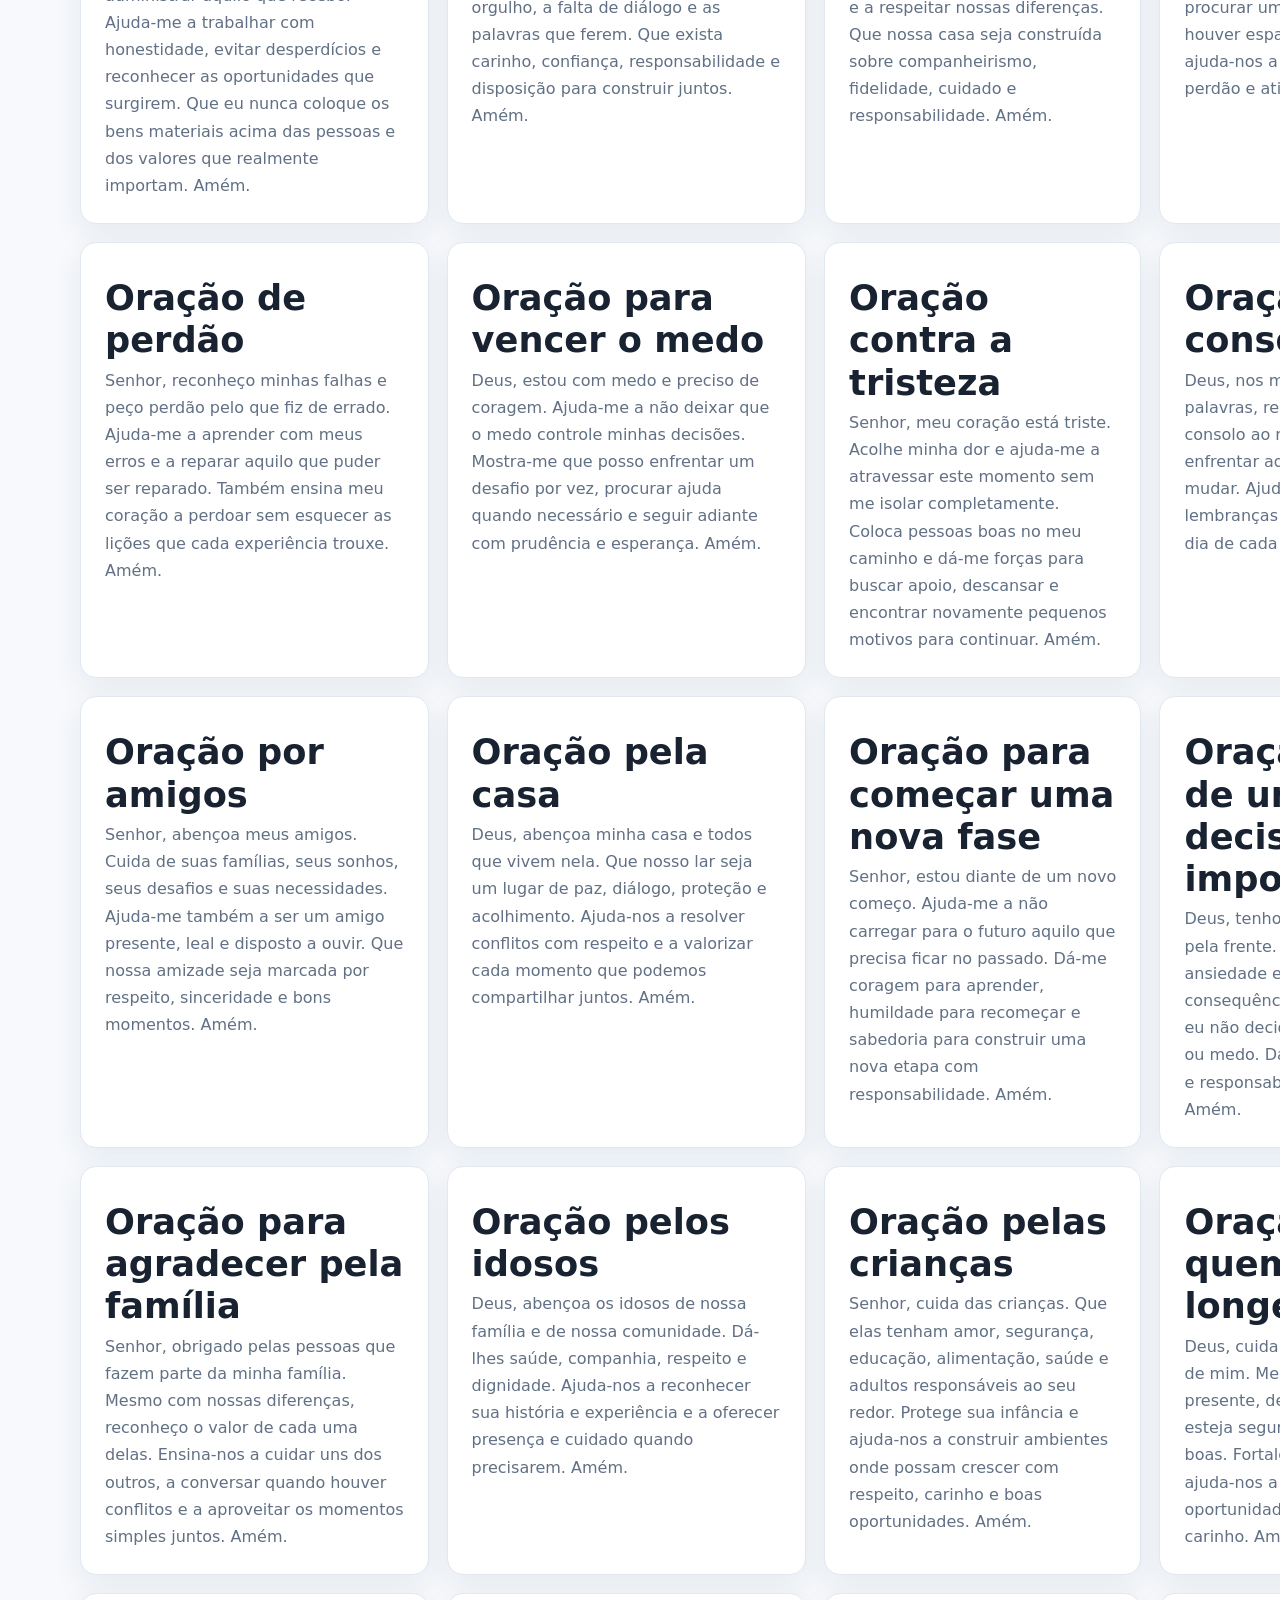
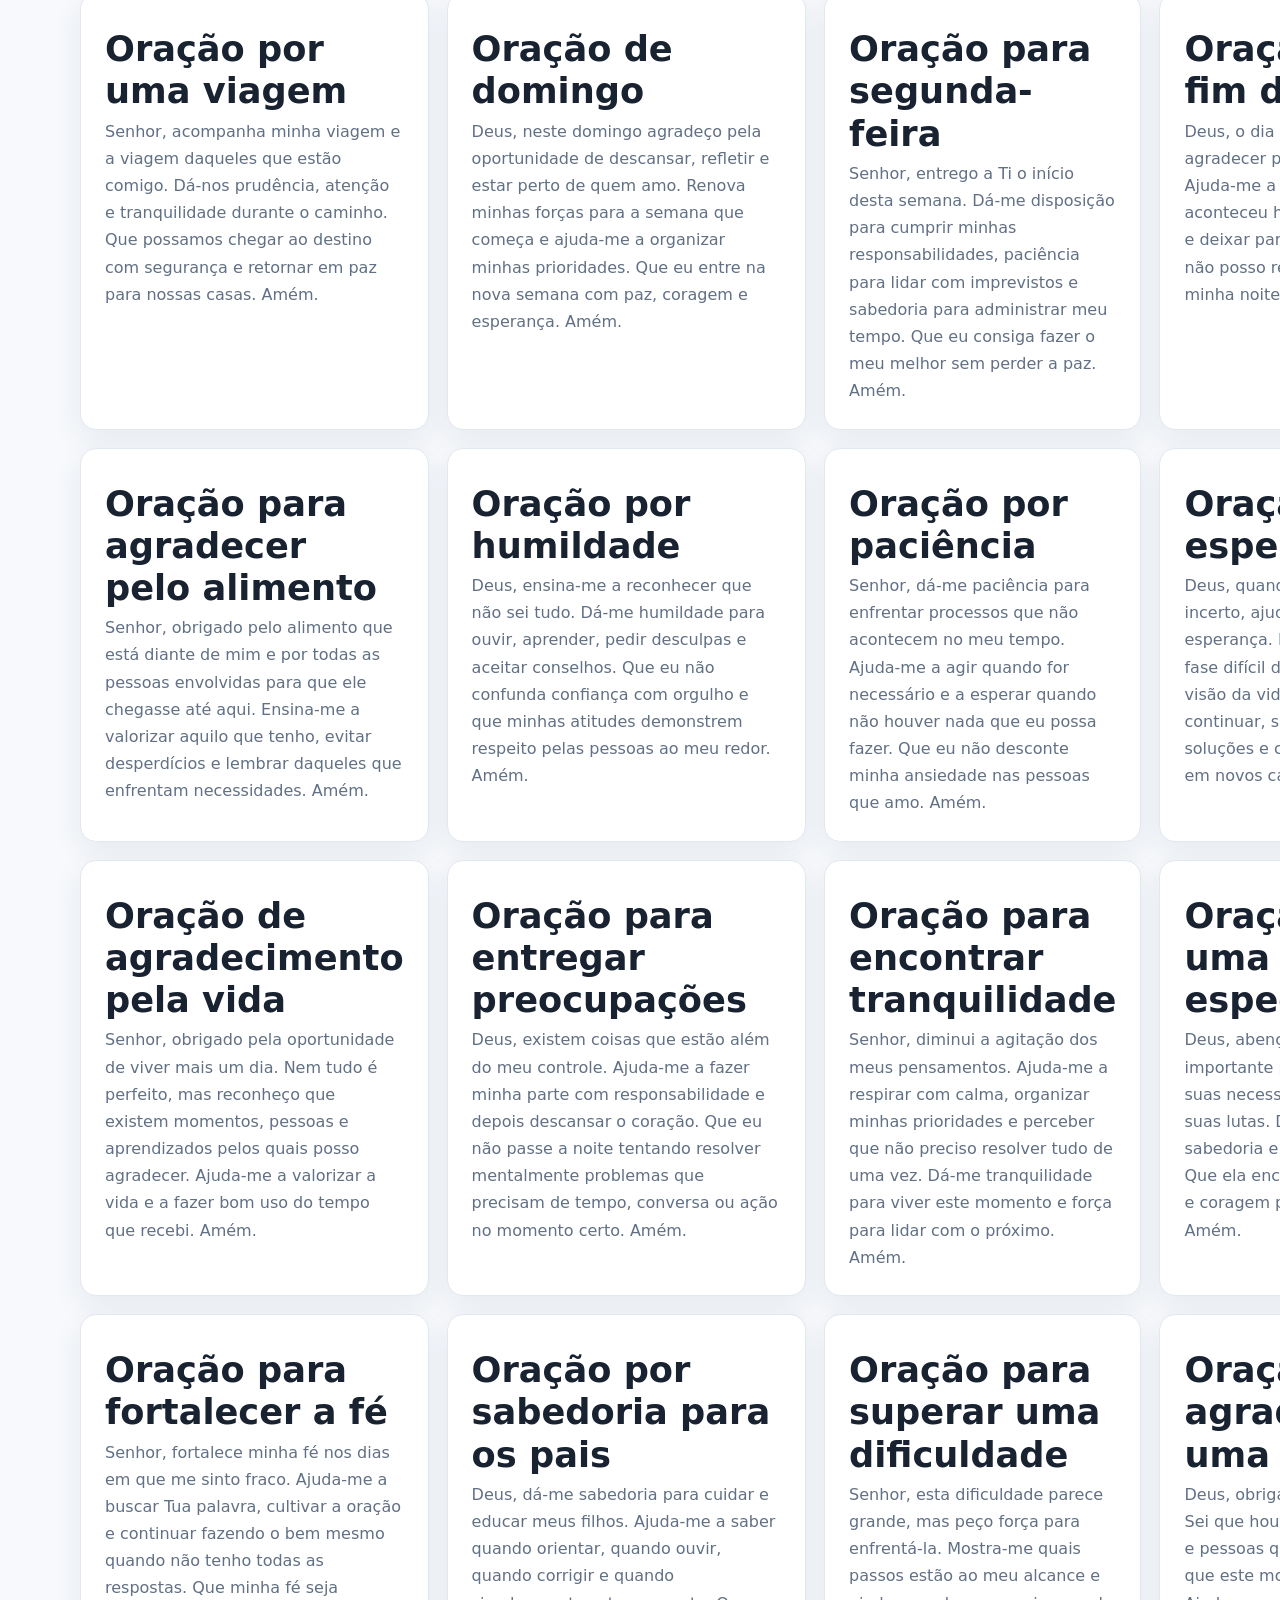
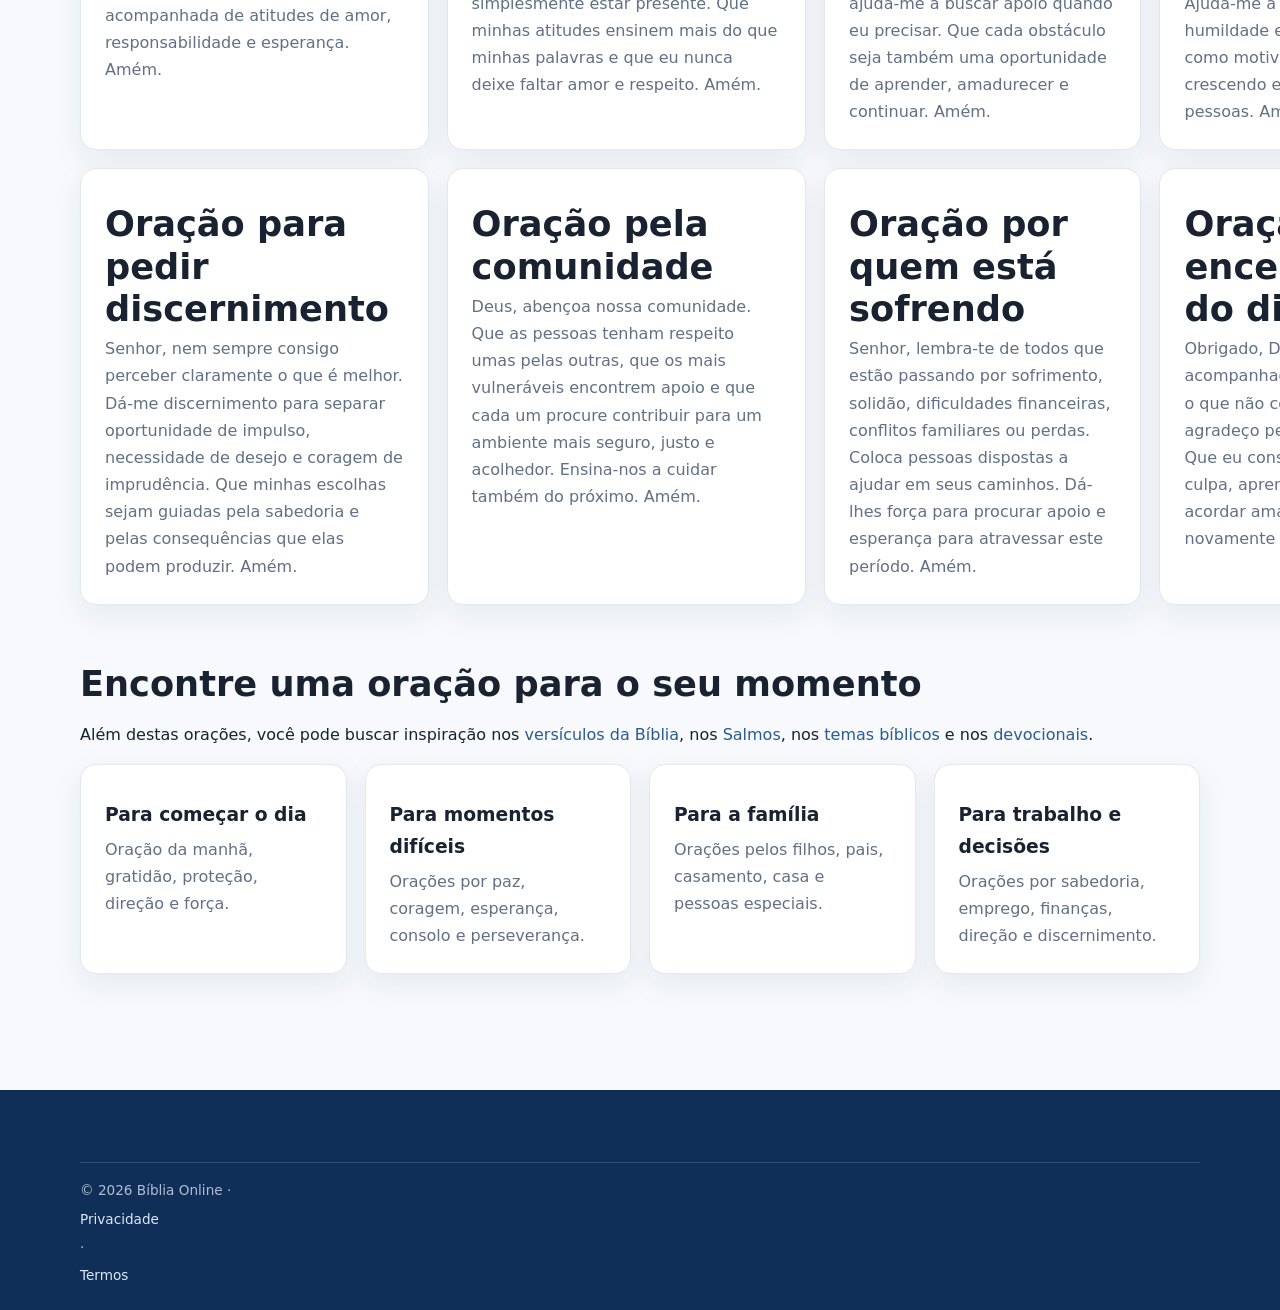
<file: oracoes.html>
<!doctype html><html lang="pt-BR"><head><meta charset="utf-8"><meta name="viewport" content="width=device-width,initial-scale=1"><title>Orações — Orações para todos os momentos | Bíblia Online</title><meta name="description" content="Encontre orações para manhã, noite, família, proteção, saúde, trabalho, ansiedade, gratidão, amor, filhos, momentos difíceis e muitos outros momentos da vida."><meta name="robots" content="index,follow"><link rel="canonical" href="https://biblia-online.edonemanuelpreviatti2.workers.dev/oracoes.html"><link rel="stylesheet" href="assets/css/style.css"><script type="application/ld+json">{"@context":"https://schema.org","@type":"CollectionPage","name":"Orações","description":"Coleção de orações para diferentes momentos da vida.","url":"https://biblia-online.edonemanuelpreviatti2.workers.dev/oracoes.html","isPartOf":{"@type":"WebSite","name":"Bíblia Online","url":"https://biblia-online.edonemanuelpreviatti2.workers.dev/"}}</script></head><body><header class="site-header"><div class="container header-inner"><a class="brand" href="index.html" aria-label="Bíblia Online - página inicial"><span class="brand-mark">✝</span>Bíblia Online</a><button class="menu-toggle" type="button" aria-label="Abrir menu" aria-expanded="false" aria-controls="main-nav">☰</button><nav id="main-nav" class="nav" aria-label="Navegação principal"><a href="biblia.html">Bíblia</a><a href="salmos.html">Salmos</a><a href="oracoes.html" aria-current="page">Orações</a><a href="versiculos.html">Versículos</a><a href="temas.html">Temas</a><a href="devocionais.html">Devocionais</a></nav></div></header><main class="container section"><p class="eyebrow">ORAÇÃO E FÉ</p><h1>Orações para todos os momentos</h1><p class="lead">Encontre palavras para agradecer, pedir proteção, buscar paz, fortalecer a fé e colocar diante de Deus aquilo que está no seu coração.</p><div class="notice"><strong>Como usar esta página:</strong> leia a oração com calma, adapte as palavras à sua realidade e reserve alguns minutos para reflexão. Você também pode consultar a <a href="biblia.html">Bíblia Online</a> e encontrar versículos relacionados ao seu momento.</div><div class="cards"><article class="card"><h2>Oração da manhã</h2><p>Senhor, agradeço por este novo dia. Obrigado pela vida e pela oportunidade de recomeçar. Dá-me sabedoria para minhas escolhas, serenidade diante das dificuldades e disposição para praticar o bem. Guia meus passos e minhas palavras. Que eu possa levar paz, respeito e esperança por onde passar. Amém.</p></article><article class="card"><h2>Oração antes de dormir</h2><p>Deus, obrigado por tudo o que vivi hoje, pelas alegrias, pelos aprendizados e também pelas dificuldades que me fizeram crescer. Entrego a Ti minhas preocupações. Perdoa minhas falhas, acalma meu coração e concede uma noite tranquila. Cuida de minha família e renova minhas forças para amanhã. Amém.</p></article><article class="card"><h2>Oração de proteção</h2><p>Senhor, guarda meus caminhos e os caminhos daqueles que amo. Dá-nos prudência nas decisões, atenção em cada caminho e sabedoria para evitar aquilo que pode nos fazer mal. Que a Tua presença fortaleça nosso coração e que não falte esperança nos momentos difíceis. Amém.</p></article><article class="card"><h2>Oração pela família</h2><p>Senhor, abençoa minha família. Ajuda-nos a cultivar diálogo, respeito, união, paciência e amor. Dá-nos sabedoria para resolver os problemas e humildade para reconhecer nossos erros. Protege nosso lar e ensina-nos a cuidar uns dos outros todos os dias. Amém.</p></article><article class="card"><h2>Oração pelos filhos</h2><p>Deus, entrego meus filhos aos Teus cuidados. Dá-lhes saúde, sabedoria, proteção e um coração cheio de bondade. Ajuda-me a ser um exemplo de amor, responsabilidade e fé. Que eles encontrem bons caminhos, boas amizades e força para enfrentar os desafios da vida. Amém.</p></article><article class="card"><h2>Oração pelos pais</h2><p>Senhor, abençoa meus pais. Retribui todo o cuidado e amor que recebi deles. Concede-lhes saúde, tranquilidade e força para cada dia. Ajuda-me a valorizar sua presença, demonstrar meu carinho e estar presente quando precisarem de mim. Amém.</p></article><article class="card"><h2>Oração por saúde</h2><p>Deus, neste momento coloco diante de Ti minhas preocupações com a saúde. Dá-me serenidade para enfrentar cada etapa, sabedoria para buscar ajuda quando necessário e força para continuar. Abençoa também os profissionais que cuidam de mim e de quem amo. Amém.</p></article><article class="card"><h2>Oração por alguém doente</h2><p>Senhor, peço que acompanhes esta pessoa que está enfrentando um período de doença. Concede força, esperança e tranquilidade. Abençoa sua família e todos que estão oferecendo cuidado. Que não faltem carinho, apoio e coragem durante este momento. Amém.</p></article><article class="card"><h2>Oração para ansiedade e preocupação</h2><p>Deus, meu coração está preocupado e meus pensamentos parecem não parar. Ajuda-me a respirar, organizar aquilo que posso resolver e entregar a Ti aquilo que não está ao meu alcance. Dá-me equilíbrio para viver o presente, coragem para enfrentar o amanhã e paz para continuar. Amém.</p></article><article class="card"><h2>Oração por paz no coração</h2><p>Senhor, acalma meu coração. Quando o medo e a preocupação ocuparem meus pensamentos, lembra-me de que posso dar um passo de cada vez. Ajuda-me a não alimentar aquilo que me tira a paz e ensina-me a encontrar serenidade mesmo em dias difíceis. Amém.</p></article><article class="card"><h2>Oração de gratidão</h2><p>Obrigado, Senhor, pela vida, pela família, pelos amigos, pelo alimento, pelo trabalho e por cada oportunidade de recomeçar. Ensina-me a enxergar as pequenas bênçãos que muitas vezes passam despercebidas. Que a gratidão transforme minha maneira de olhar para cada dia. Amém.</p></article><article class="card"><h2>Oração de agradecimento por uma bênção</h2><p>Deus, hoje quero agradecer por uma bênção que recebi. Reconheço que este momento merece ser celebrado com humildade e gratidão. Ajuda-me a não esquecer Teus ensinamentos quando as coisas estiverem bem e a continuar praticando o bem. Amém.</p></article><article class="card"><h2>Oração para momentos difíceis</h2><p>Senhor, estou atravessando um momento difícil e preciso de força. Ajuda-me a não desistir quando os problemas parecerem maiores do que minhas forças. Dá-me clareza para encontrar soluções, coragem para pedir ajuda e esperança para acreditar que dias melhores podem chegar. Amém.</p></article><article class="card"><h2>Oração para não desistir</h2><p>Deus, quando eu pensar em desistir, lembra-me de tudo o que já consegui superar. Renova minha coragem, fortalece minha perseverança e ajuda-me a continuar um passo de cada vez. Que eu saiba descansar quando necessário sem abandonar aquilo que é importante para mim. Amém.</p></article><article class="card"><h2>Oração por força e coragem</h2><p>Senhor, dá-me força para enfrentar aquilo que não posso evitar e coragem para mudar aquilo que está ao meu alcance. Que eu não seja dominado pelo medo. Ajuda-me a agir com sabedoria, responsabilidade e confiança. Amém.</p></article><article class="card"><h2>Oração por sabedoria</h2><p>Deus, preciso tomar decisões e não quero agir apenas pela emoção. Dá-me sabedoria para analisar cada situação, paciência para ouvir, humildade para aprender e discernimento para escolher caminhos que tragam bons frutos. Amém.</p></article><article class="card"><h2>Oração por direção</h2><p>Senhor, mostra-me caminhos de paz, responsabilidade e propósito. Quando eu estiver confuso, ajuda-me a organizar meus pensamentos. Abre meus olhos para oportunidades e também para os sinais de que determinado caminho não é adequado. Guia minhas decisões. Amém.</p></article><article class="card"><h2>Oração pelo trabalho</h2><p>Deus, abençoa meu trabalho. Dá-me responsabilidade, disposição, sabedoria para lidar com as pessoas e serenidade diante dos problemas. Que eu possa realizar minhas tarefas com honestidade e respeito e encontrar oportunidades de crescimento. Amém.</p></article><article class="card"><h2>Oração por emprego</h2><p>Senhor, conheces minhas necessidades e meus objetivos. Ajuda-me a encontrar uma oportunidade de trabalho digna e compatível com minhas capacidades. Dá-me perseverança para continuar procurando, sabedoria nas escolhas e esperança enquanto aguardo uma porta se abrir. Amém.</p></article><article class="card"><h2>Oração pelas finanças</h2><p>Deus, ajuda-me a cuidar melhor dos recursos que tenho. Dá-me disciplina para organizar minhas despesas, sabedoria para tomar decisões e equilíbrio para não agir por impulso. Que eu consiga construir uma vida financeira mais responsável e tranquila. Amém.</p></article><article class="card"><h2>Oração por prosperidade e provisão</h2><p>Senhor, peço provisão para minhas necessidades e sabedoria para administrar aquilo que recebo. Ajuda-me a trabalhar com honestidade, evitar desperdícios e reconhecer as oportunidades que surgirem. Que eu nunca coloque os bens materiais acima das pessoas e dos valores que realmente importam. Amém.</p></article><article class="card"><h2>Oração por um relacionamento</h2><p>Deus, abençoa meu relacionamento. Ensina-nos a conversar com respeito, ouvir um ao outro e enfrentar os problemas como parceiros. Afasta o orgulho, a falta de diálogo e as palavras que ferem. Que exista carinho, confiança, responsabilidade e disposição para construir juntos. Amém.</p></article><article class="card"><h2>Oração pelo casamento</h2><p>Senhor, fortalece nosso casamento. Ajuda-nos a preservar o amor nas pequenas atitudes, a perdoar, a conversar e a respeitar nossas diferenças. Que nossa casa seja construída sobre companheirismo, fidelidade, cuidado e responsabilidade. Amém.</p></article><article class="card"><h2>Oração para reconciliação</h2><p>Deus, existe uma distância entre mim e alguém que é importante. Dá-me humildade para reconhecer meus erros e sabedoria para procurar uma conversa sincera. Se houver espaço para reconciliação, ajuda-nos a recomeçar com respeito, perdão e atitudes diferentes. Amém.</p></article><article class="card"><h2>Oração de perdão</h2><p>Senhor, reconheço minhas falhas e peço perdão pelo que fiz de errado. Ajuda-me a aprender com meus erros e a reparar aquilo que puder ser reparado. Também ensina meu coração a perdoar sem esquecer as lições que cada experiência trouxe. Amém.</p></article><article class="card"><h2>Oração para vencer o medo</h2><p>Deus, estou com medo e preciso de coragem. Ajuda-me a não deixar que o medo controle minhas decisões. Mostra-me que posso enfrentar um desafio por vez, procurar ajuda quando necessário e seguir adiante com prudência e esperança. Amém.</p></article><article class="card"><h2>Oração contra a tristeza</h2><p>Senhor, meu coração está triste. Acolhe minha dor e ajuda-me a atravessar este momento sem me isolar completamente. Coloca pessoas boas no meu caminho e dá-me forças para buscar apoio, descansar e encontrar novamente pequenos motivos para continuar. Amém.</p></article><article class="card"><h2>Oração de consolo</h2><p>Deus, nos momentos em que faltam palavras, recebe minha dor. Concede consolo ao meu coração e força para enfrentar aquilo que não posso mudar. Ajuda-me a guardar as boas lembranças e a seguir vivendo um dia de cada vez. Amém.</p></article><article class="card"><h2>Oração por amigos</h2><p>Senhor, abençoa meus amigos. Cuida de suas famílias, seus sonhos, seus desafios e suas necessidades. Ajuda-me também a ser um amigo presente, leal e disposto a ouvir. Que nossa amizade seja marcada por respeito, sinceridade e bons momentos. Amém.</p></article><article class="card"><h2>Oração pela casa</h2><p>Deus, abençoa minha casa e todos que vivem nela. Que nosso lar seja um lugar de paz, diálogo, proteção e acolhimento. Ajuda-nos a resolver conflitos com respeito e a valorizar cada momento que podemos compartilhar juntos. Amém.</p></article><article class="card"><h2>Oração para começar uma nova fase</h2><p>Senhor, estou diante de um novo começo. Ajuda-me a não carregar para o futuro aquilo que precisa ficar no passado. Dá-me coragem para aprender, humildade para recomeçar e sabedoria para construir uma nova etapa com responsabilidade. Amém.</p></article><article class="card"><h2>Oração antes de uma decisão importante</h2><p>Deus, tenho uma decisão importante pela frente. Acalma minha ansiedade e ajuda-me a analisar as consequências de cada escolha. Que eu não decida apenas por impulso ou medo. Dá-me clareza, prudência e responsabilidade para escolher. Amém.</p></article><article class="card"><h2>Oração para agradecer pela família</h2><p>Senhor, obrigado pelas pessoas que fazem parte da minha família. Mesmo com nossas diferenças, reconheço o valor de cada uma delas. Ensina-nos a cuidar uns dos outros, a conversar quando houver conflitos e a aproveitar os momentos simples juntos. Amém.</p></article><article class="card"><h2>Oração pelos idosos</h2><p>Deus, abençoa os idosos de nossa família e de nossa comunidade. Dá-lhes saúde, companhia, respeito e dignidade. Ajuda-nos a reconhecer sua história e experiência e a oferecer presença e cuidado quando precisarem. Amém.</p></article><article class="card"><h2>Oração pelas crianças</h2><p>Senhor, cuida das crianças. Que elas tenham amor, segurança, educação, alimentação, saúde e adultos responsáveis ao seu redor. Protege sua infância e ajuda-nos a construir ambientes onde possam crescer com respeito, carinho e boas oportunidades. Amém.</p></article><article class="card"><h2>Oração por quem está longe</h2><p>Deus, cuida de quem está distante de mim. Mesmo sem poder estar presente, desejo que essa pessoa esteja segura e cercada de pessoas boas. Fortalece nosso vínculo e ajuda-nos a aproveitar cada oportunidade de demonstrar carinho. Amém.</p></article><article class="card"><h2>Oração por uma viagem</h2><p>Senhor, acompanha minha viagem e a viagem daqueles que estão comigo. Dá-nos prudência, atenção e tranquilidade durante o caminho. Que possamos chegar ao destino com segurança e retornar em paz para nossas casas. Amém.</p></article><article class="card"><h2>Oração de domingo</h2><p>Deus, neste domingo agradeço pela oportunidade de descansar, refletir e estar perto de quem amo. Renova minhas forças para a semana que começa e ajuda-me a organizar minhas prioridades. Que eu entre na nova semana com paz, coragem e esperança. Amém.</p></article><article class="card"><h2>Oração para segunda-feira</h2><p>Senhor, entrego a Ti o início desta semana. Dá-me disposição para cumprir minhas responsabilidades, paciência para lidar com imprevistos e sabedoria para administrar meu tempo. Que eu consiga fazer o meu melhor sem perder a paz. Amém.</p></article><article class="card"><h2>Oração para o fim do dia</h2><p>Deus, o dia está terminando e quero agradecer por ter chegado até aqui. Ajuda-me a aprender com o que aconteceu hoje, corrigir meus erros e deixar para amanhã aquilo que não posso resolver agora. Que minha noite seja tranquila. Amém.</p></article><article class="card"><h2>Oração para agradecer pelo alimento</h2><p>Senhor, obrigado pelo alimento que está diante de mim e por todas as pessoas envolvidas para que ele chegasse até aqui. Ensina-me a valorizar aquilo que tenho, evitar desperdícios e lembrar daqueles que enfrentam necessidades. Amém.</p></article><article class="card"><h2>Oração por humildade</h2><p>Deus, ensina-me a reconhecer que não sei tudo. Dá-me humildade para ouvir, aprender, pedir desculpas e aceitar conselhos. Que eu não confunda confiança com orgulho e que minhas atitudes demonstrem respeito pelas pessoas ao meu redor. Amém.</p></article><article class="card"><h2>Oração por paciência</h2><p>Senhor, dá-me paciência para enfrentar processos que não acontecem no meu tempo. Ajuda-me a agir quando for necessário e a esperar quando não houver nada que eu possa fazer. Que eu não desconte minha ansiedade nas pessoas que amo. Amém.</p></article><article class="card"><h2>Oração por esperança</h2><p>Deus, quando o futuro parecer incerto, ajuda-me a manter a esperança. Não permita que uma fase difícil determine toda a minha visão da vida. Dá-me força para continuar, sabedoria para procurar soluções e coragem para acreditar em novos caminhos. Amém.</p></article><article class="card"><h2>Oração de agradecimento pela vida</h2><p>Senhor, obrigado pela oportunidade de viver mais um dia. Nem tudo é perfeito, mas reconheço que existem momentos, pessoas e aprendizados pelos quais posso agradecer. Ajuda-me a valorizar a vida e a fazer bom uso do tempo que recebi. Amém.</p></article><article class="card"><h2>Oração para entregar preocupações</h2><p>Deus, existem coisas que estão além do meu controle. Ajuda-me a fazer minha parte com responsabilidade e depois descansar o coração. Que eu não passe a noite tentando resolver mentalmente problemas que precisam de tempo, conversa ou ação no momento certo. Amém.</p></article><article class="card"><h2>Oração para encontrar tranquilidade</h2><p>Senhor, diminui a agitação dos meus pensamentos. Ajuda-me a respirar com calma, organizar minhas prioridades e perceber que não preciso resolver tudo de uma vez. Dá-me tranquilidade para viver este momento e força para lidar com o próximo. Amém.</p></article><article class="card"><h2>Oração por uma pessoa especial</h2><p>Deus, abençoa esta pessoa que é importante para mim. Conheces suas necessidades, seus sonhos e suas lutas. Dá-lhe força, saúde, sabedoria e pessoas boas por perto. Que ela encontre motivos para sorrir e coragem para seguir em frente. Amém.</p></article><article class="card"><h2>Oração para fortalecer a fé</h2><p>Senhor, fortalece minha fé nos dias em que me sinto fraco. Ajuda-me a buscar Tua palavra, cultivar a oração e continuar fazendo o bem mesmo quando não tenho todas as respostas. Que minha fé seja acompanhada de atitudes de amor, responsabilidade e esperança. Amém.</p></article><article class="card"><h2>Oração por sabedoria para os pais</h2><p>Deus, dá-me sabedoria para cuidar e educar meus filhos. Ajuda-me a saber quando orientar, quando ouvir, quando corrigir e quando simplesmente estar presente. Que minhas atitudes ensinem mais do que minhas palavras e que eu nunca deixe faltar amor e respeito. Amém.</p></article><article class="card"><h2>Oração para superar uma dificuldade</h2><p>Senhor, esta dificuldade parece grande, mas peço força para enfrentá-la. Mostra-me quais passos estão ao meu alcance e ajuda-me a buscar apoio quando eu precisar. Que cada obstáculo seja também uma oportunidade de aprender, amadurecer e continuar. Amém.</p></article><article class="card"><h2>Oração para agradecer uma conquista</h2><p>Deus, obrigado por esta conquista. Sei que houve esforço, aprendizado e pessoas que contribuíram para que este momento acontecesse. Ajuda-me a celebrar sem esquecer a humildade e a usar esta conquista como motivação para continuar crescendo e ajudando outras pessoas. Amém.</p></article><article class="card"><h2>Oração para pedir discernimento</h2><p>Senhor, nem sempre consigo perceber claramente o que é melhor. Dá-me discernimento para separar oportunidade de impulso, necessidade de desejo e coragem de imprudência. Que minhas escolhas sejam guiadas pela sabedoria e pelas consequências que elas podem produzir. Amém.</p></article><article class="card"><h2>Oração pela comunidade</h2><p>Deus, abençoa nossa comunidade. Que as pessoas tenham respeito umas pelas outras, que os mais vulneráveis encontrem apoio e que cada um procure contribuir para um ambiente mais seguro, justo e acolhedor. Ensina-nos a cuidar também do próximo. Amém.</p></article><article class="card"><h2>Oração por quem está sofrendo</h2><p>Senhor, lembra-te de todos que estão passando por sofrimento, solidão, dificuldades financeiras, conflitos familiares ou perdas. Coloca pessoas dispostas a ajudar em seus caminhos. Dá-lhes força para procurar apoio e esperança para atravessar este período. Amém.</p></article><article class="card"><h2>Oração de encerramento do dia</h2><p>Obrigado, Deus, por ter me acompanhado até aqui. Entrego a Ti o que não consegui resolver e agradeço pelo que consegui realizar. Que eu consiga descansar sem culpa, aprender com meus erros e acordar amanhã disposto a fazer novamente o meu melhor. Amém.</p></article></div><section class="section"><h2>Encontre uma oração para o seu momento</h2><p>Além destas orações, você pode buscar inspiração nos <a href="versiculos.html">versículos da Bíblia</a>, nos <a href="salmos.html">Salmos</a>, nos <a href="temas.html">temas bíblicos</a> e nos <a href="devocionais.html">devocionais</a>.</p><div class="cards"><article class="card"><h3>Para começar o dia</h3><p>Oração da manhã, gratidão, proteção, direção e força.</p></article><article class="card"><h3>Para momentos difíceis</h3><p>Orações por paz, coragem, esperança, consolo e perseverança.</p></article><article class="card"><h3>Para a família</h3><p>Orações pelos filhos, pais, casamento, casa e pessoas especiais.</p></article><article class="card"><h3>Para trabalho e decisões</h3><p>Orações por sabedoria, emprego, finanças, direção e discernimento.</p></article></div></section></main><footer class="footer"><div class="container footer-bottom">© 2026 Bíblia Online · <a href="privacidade.html">Privacidade</a> · <a href="termos.html">Termos</a></div></footer><script src="assets/js/app.js" defer></script></body></html>
</file>
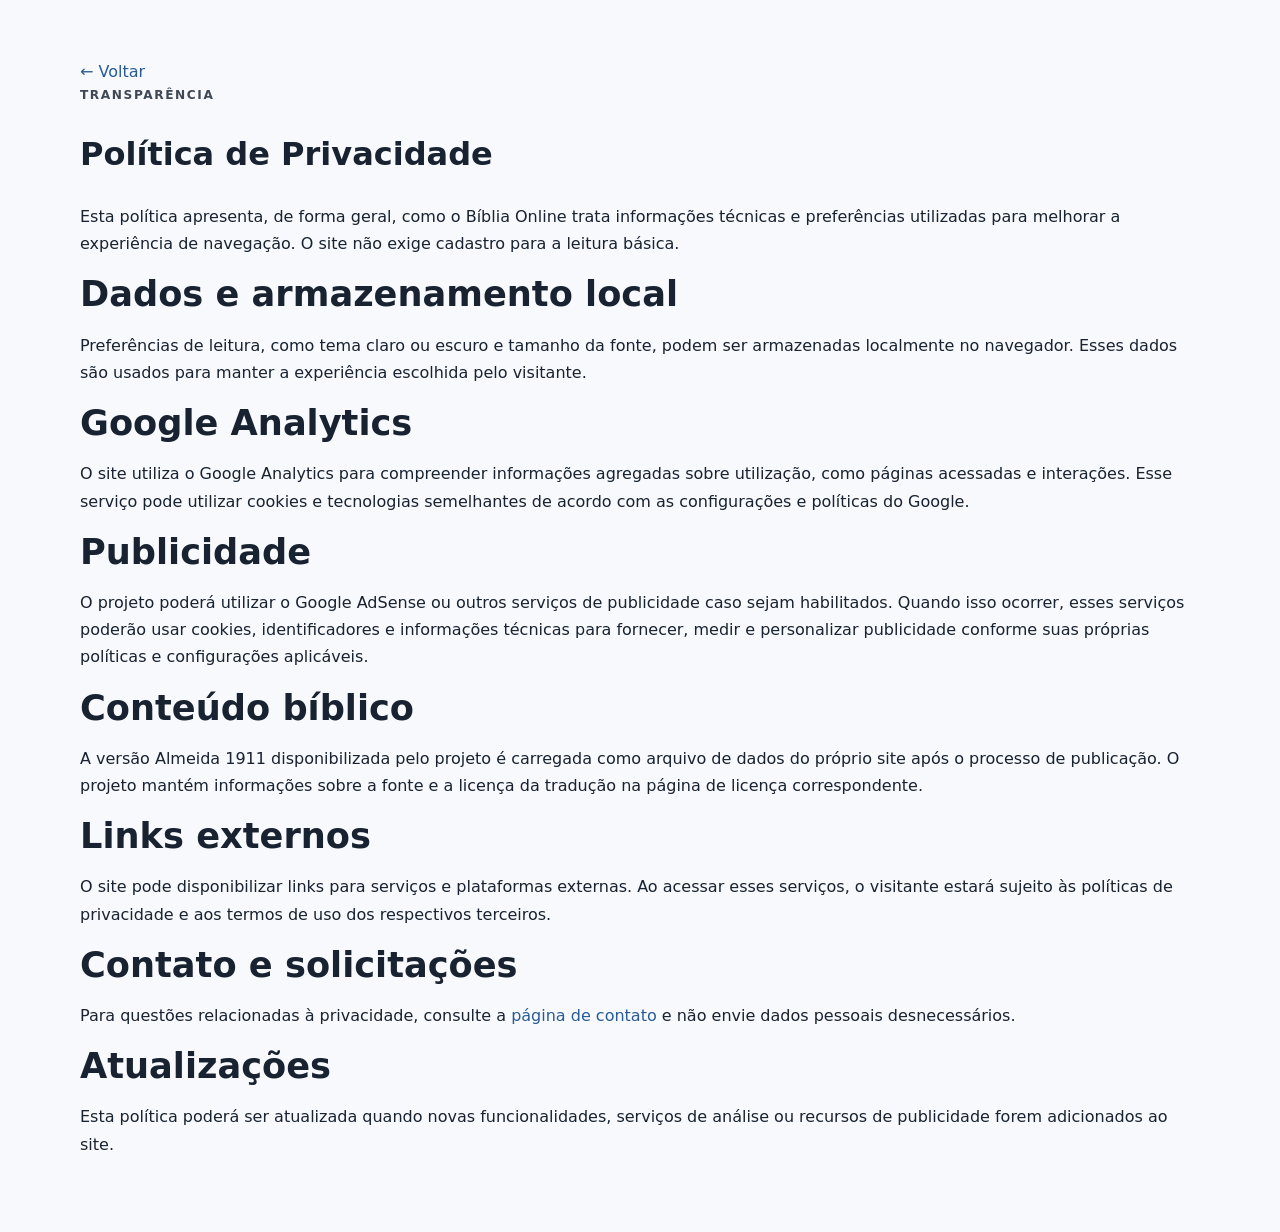
<file: privacidade.html>
<!doctype html><html lang="pt-BR"><head><meta charset="utf-8"><meta name="viewport" content="width=device-width,initial-scale=1"><title>Política de Privacidade — Bíblia Online</title><meta name="description" content="Política de privacidade do site Bíblia Online, incluindo informações sobre métricas, publicidade, armazenamento local e dados técnicos."><meta name="robots" content="index,follow"><link rel="canonical" href="https://biblia-online.edonemanuelpreviatti2.workers.dev/privacidade.html"><link rel="stylesheet" href="assets/css/style.css"><script async src="https://www.googletagmanager.com/gtag/js?id=G-2JF05V0KTF"></script><script>window.dataLayer=window.dataLayer||[];function gtag(){dataLayer.push(arguments);}gtag('js',new Date());gtag('config','G-2JF05V0KTF');</script></head><body><main class="container section"><a href="index.html">← Voltar</a><p class="eyebrow">TRANSPARÊNCIA</p><h1>Política de Privacidade</h1><p>Esta política apresenta, de forma geral, como o Bíblia Online trata informações técnicas e preferências utilizadas para melhorar a experiência de navegação. O site não exige cadastro para a leitura básica.</p><h2>Dados e armazenamento local</h2><p>Preferências de leitura, como tema claro ou escuro e tamanho da fonte, podem ser armazenadas localmente no navegador. Esses dados são usados para manter a experiência escolhida pelo visitante.</p><h2>Google Analytics</h2><p>O site utiliza o Google Analytics para compreender informações agregadas sobre utilização, como páginas acessadas e interações. Esse serviço pode utilizar cookies e tecnologias semelhantes de acordo com as configurações e políticas do Google.</p><h2>Publicidade</h2><p>O projeto poderá utilizar o Google AdSense ou outros serviços de publicidade caso sejam habilitados. Quando isso ocorrer, esses serviços poderão usar cookies, identificadores e informações técnicas para fornecer, medir e personalizar publicidade conforme suas próprias políticas e configurações aplicáveis.</p><h2>Conteúdo bíblico</h2><p>A versão Almeida 1911 disponibilizada pelo projeto é carregada como arquivo de dados do próprio site após o processo de publicação. O projeto mantém informações sobre a fonte e a licença da tradução na página de licença correspondente.</p><h2>Links externos</h2><p>O site pode disponibilizar links para serviços e plataformas externas. Ao acessar esses serviços, o visitante estará sujeito às políticas de privacidade e aos termos de uso dos respectivos terceiros.</p><h2>Contato e solicitações</h2><p>Para questões relacionadas à privacidade, consulte a <a href="contato.html">página de contato</a> e não envie dados pessoais desnecessários.</p><h2>Atualizações</h2><p>Esta política poderá ser atualizada quando novas funcionalidades, serviços de análise ou recursos de publicidade forem adicionados ao site.</p></main></body></html>
</file>
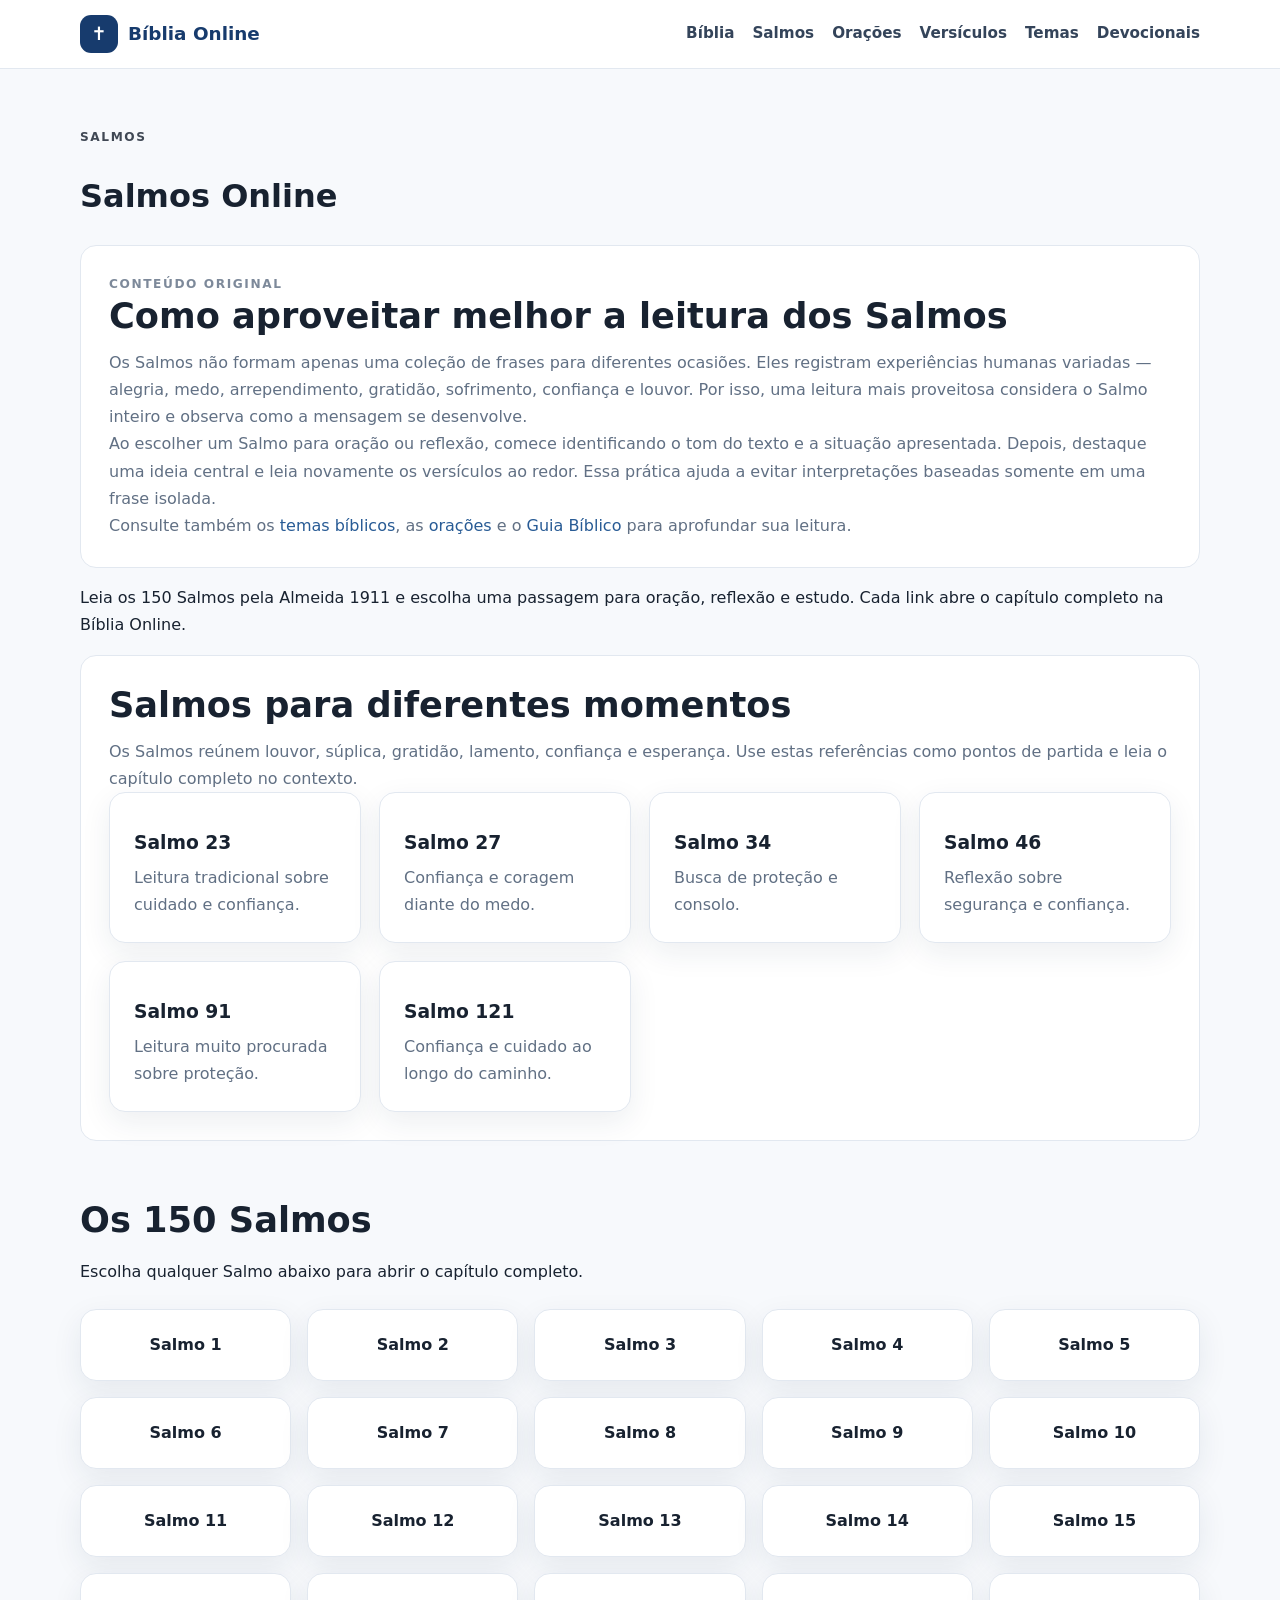
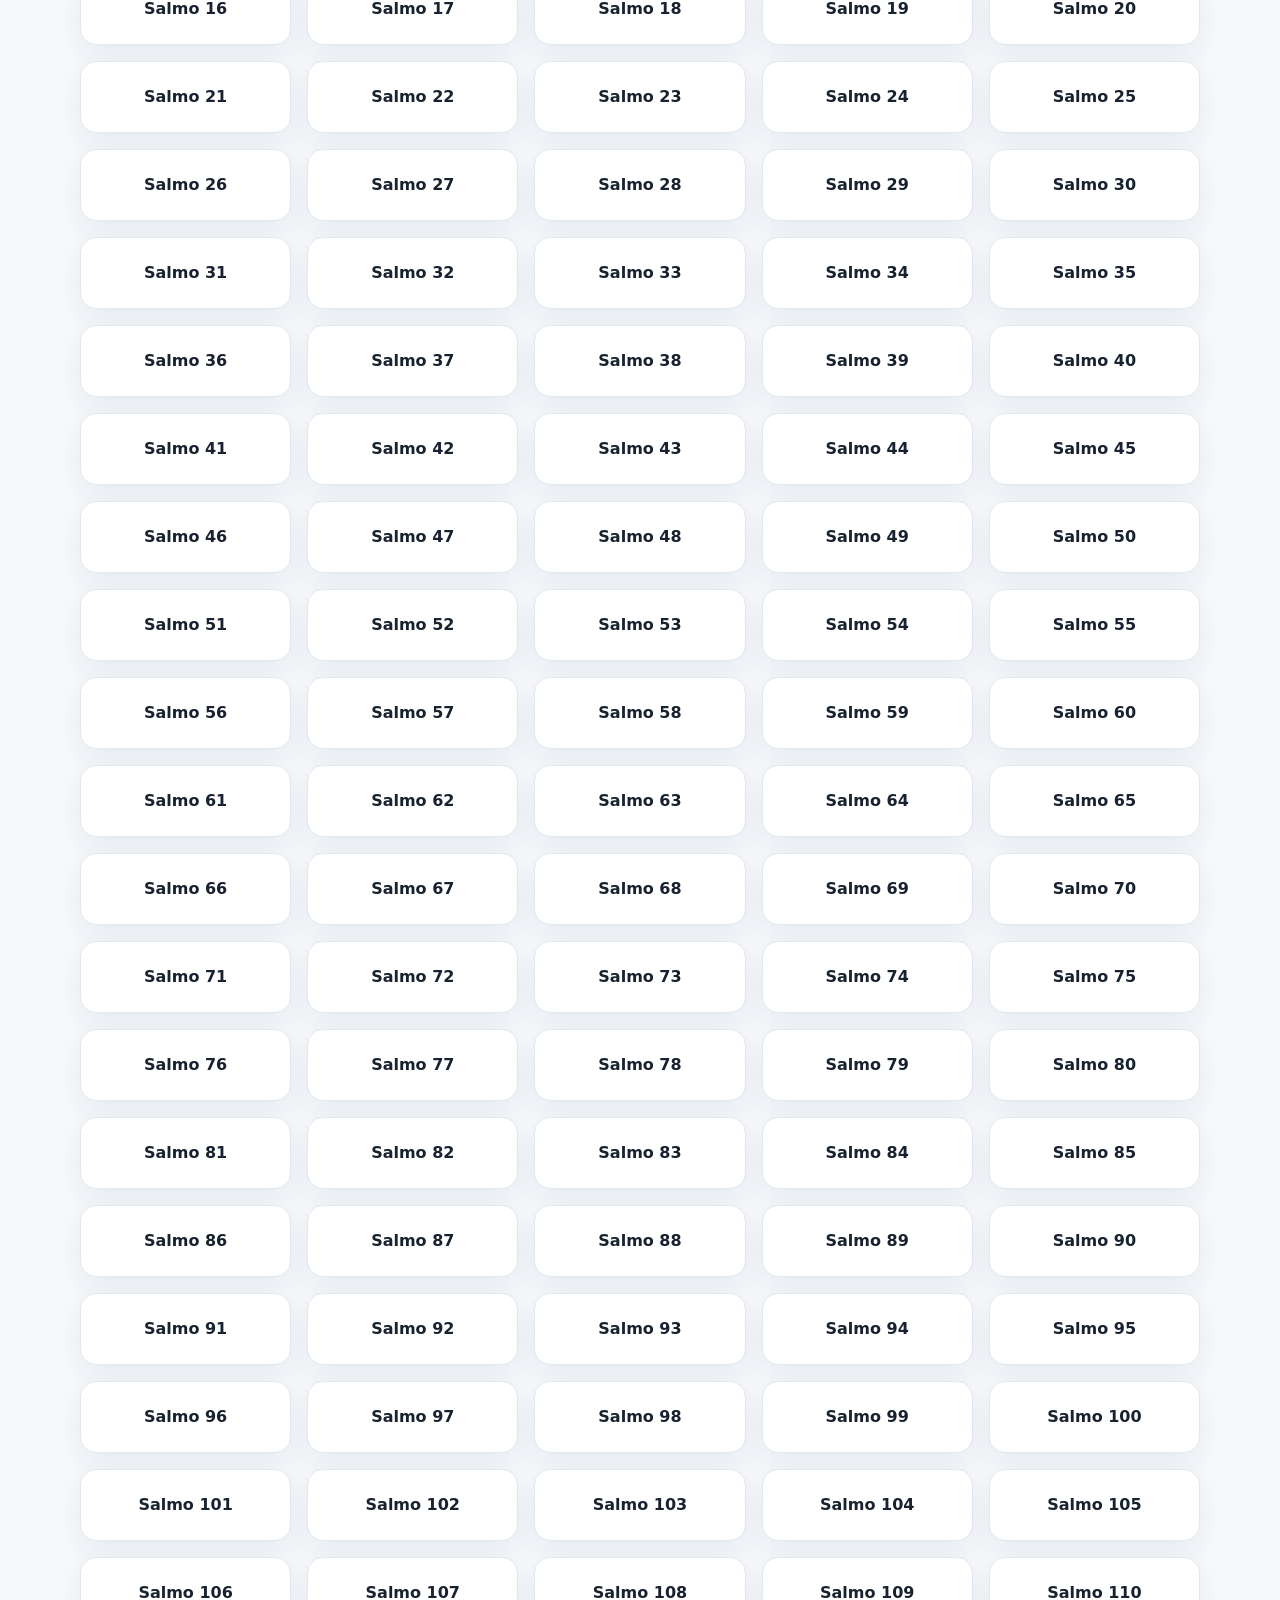
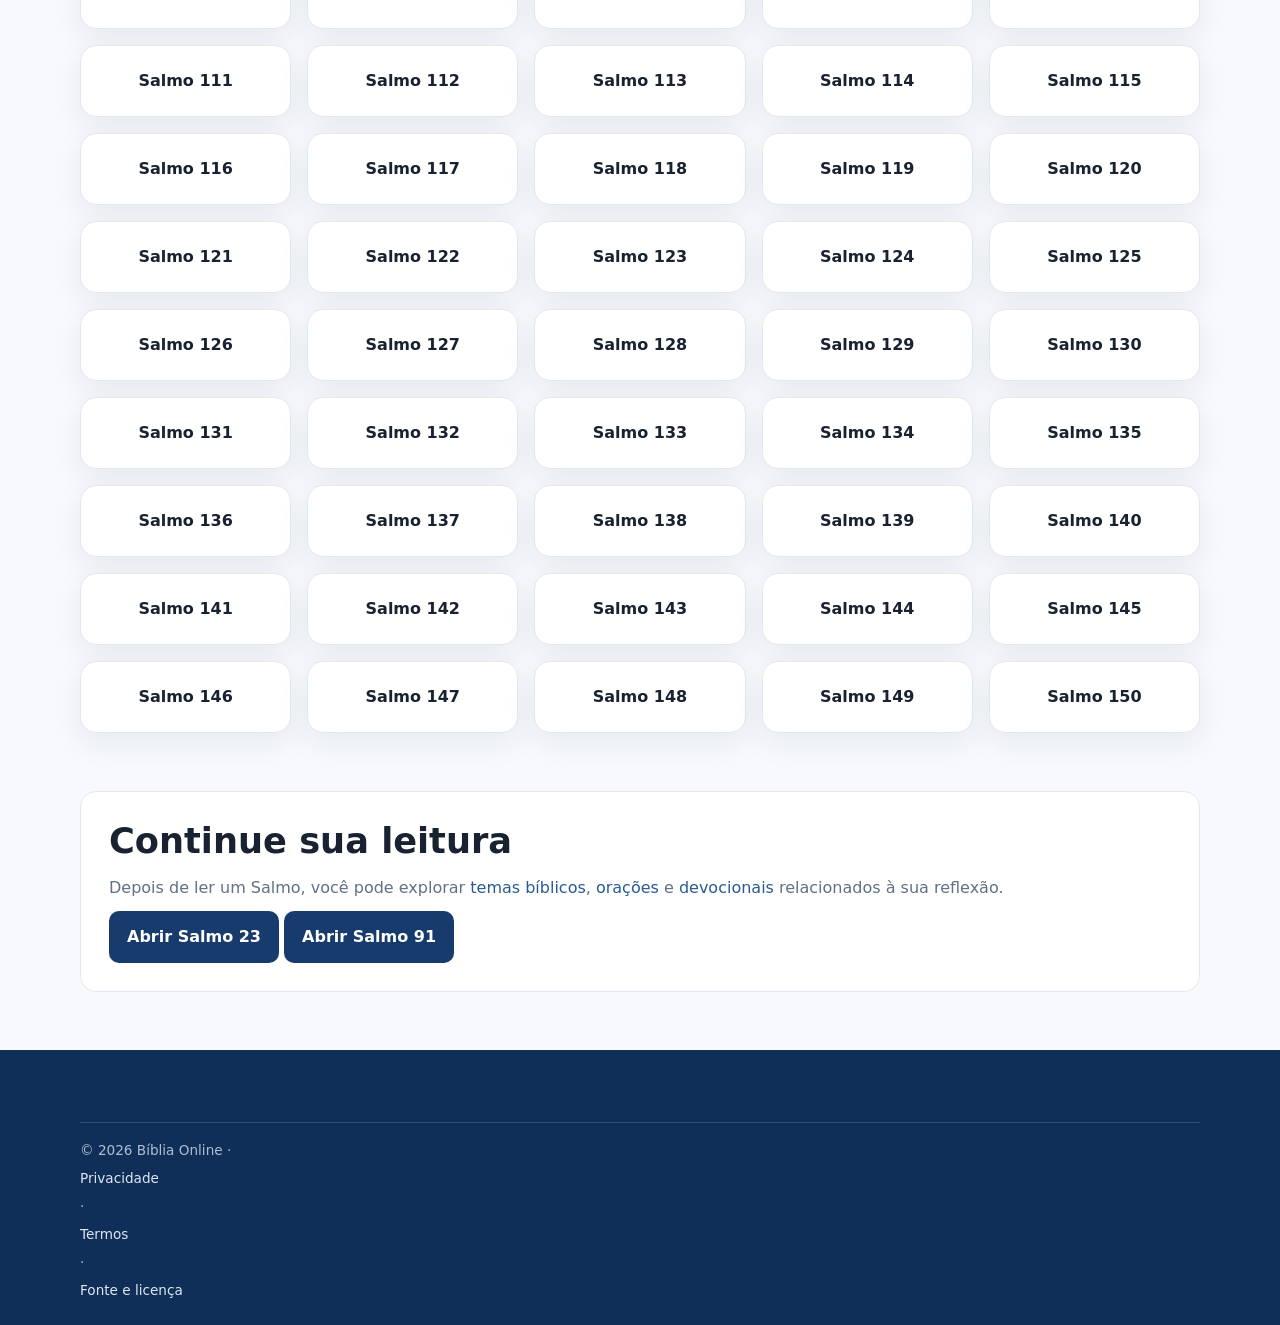
<file: salmos.html>
<!doctype html><html lang="pt-BR"><head><meta charset="utf-8"><meta name="viewport" content="width=device-width,initial-scale=1"><title>Salmos Online — Leia os 150 Salmos</title><meta name="description" content="Leia os 150 Salmos Online pela Almeida 1911. Encontre Salmos para oração, esperança, consolo, proteção, gratidão, sabedoria e confiança em Deus."><meta name="robots" content="index,follow"><link rel="canonical" href="https://biblia-online.edonemanuelpreviatti2.workers.dev/salmos.html"><meta property="og:type" content="website"><meta property="og:title" content="Salmos Online — Leia os 150 Salmos"><meta property="og:description" content="Acesse os 150 Salmos e encontre leituras para diferentes momentos de oração e reflexão."><meta property="og:url" content="https://biblia-online.edonemanuelpreviatti2.workers.dev/salmos.html"><link rel="stylesheet" href="assets/css/style.css"><script type="application/ld+json">{"@context":"https://schema.org","@type":"CollectionPage","name":"Salmos Online","description":"Índice dos 150 Salmos para leitura na Bíblia Online pela Almeida 1911.","url":"https://biblia-online.edonemanuelpreviatti2.workers.dev/salmos.html","isPartOf":{"@type":"WebSite","name":"Bíblia Online","url":"https://biblia-online.edonemanuelpreviatti2.workers.dev/"}}</script></head><body><header class="site-header"><div class="container header-inner"><a class="brand" href="index.html" aria-label="Bíblia Online - página inicial"><span class="brand-mark">✝</span><span>Bíblia Online</span></a><button class="menu-toggle" aria-label="Abrir menu" aria-expanded="false" aria-controls="main-nav">☰</button><nav id="main-nav" class="nav" aria-label="Navegação principal"><a href="biblia.html">Bíblia</a><a href="salmos.html" aria-current="page">Salmos</a><a href="oracoes.html">Orações</a><a href="versiculos.html">Versículos</a><a href="temas.html">Temas</a><a href="devocionais.html">Devocionais</a></nav></div></header><main class="container section"><p class="eyebrow">SALMOS</p><h1>Salmos Online</h1><p class="lead">Leia os 150 Salmos pela Almeida 1911 e escolha uma passagem para oração, reflexão e estudo. Cada link abre o capítulo completo na Bíblia Online.</p><section class="info-panel"><h2>Salmos para diferentes momentos</h2><p>Os Salmos reúnem louvor, súplica, gratidão, lamento, confiança e esperança. Use estas referências como pontos de partida e leia o capítulo completo no contexto.</p><div class="cards"><a class="card" href="biblia.html?book=19&chapter=23"><h3>Salmo 23</h3><p>Leitura tradicional sobre cuidado e confiança.</p></a><a class="card" href="biblia.html?book=19&chapter=27"><h3>Salmo 27</h3><p>Confiança e coragem diante do medo.</p></a><a class="card" href="biblia.html?book=19&chapter=34"><h3>Salmo 34</h3><p>Busca de proteção e consolo.</p></a><a class="card" href="biblia.html?book=19&chapter=46"><h3>Salmo 46</h3><p>Reflexão sobre segurança e confiança.</p></a><a class="card" href="biblia.html?book=19&chapter=91"><h3>Salmo 91</h3><p>Leitura muito procurada sobre proteção.</p></a><a class="card" href="biblia.html?book=19&chapter=121"><h3>Salmo 121</h3><p>Confiança e cuidado ao longo do caminho.</p></a></div></section><section class="section"><h2>Os 150 Salmos</h2><p>Escolha qualquer Salmo abaixo para abrir o capítulo completo.</p><ol class="cards" style="grid-template-columns:repeat(auto-fill,minmax(130px,1fr));padding:0;list-style:none"><li><a class="card" href="biblia.html?book=19&chapter=1">Salmo 1</a></li><li><a class="card" href="biblia.html?book=19&chapter=2">Salmo 2</a></li><li><a class="card" href="biblia.html?book=19&chapter=3">Salmo 3</a></li><li><a class="card" href="biblia.html?book=19&chapter=4">Salmo 4</a></li><li><a class="card" href="biblia.html?book=19&chapter=5">Salmo 5</a></li><li><a class="card" href="biblia.html?book=19&chapter=6">Salmo 6</a></li><li><a class="card" href="biblia.html?book=19&chapter=7">Salmo 7</a></li><li><a class="card" href="biblia.html?book=19&chapter=8">Salmo 8</a></li><li><a class="card" href="biblia.html?book=19&chapter=9">Salmo 9</a></li><li><a class="card" href="biblia.html?book=19&chapter=10">Salmo 10</a></li><li><a class="card" href="biblia.html?book=19&chapter=11">Salmo 11</a></li><li><a class="card" href="biblia.html?book=19&chapter=12">Salmo 12</a></li><li><a class="card" href="biblia.html?book=19&chapter=13">Salmo 13</a></li><li><a class="card" href="biblia.html?book=19&chapter=14">Salmo 14</a></li><li><a class="card" href="biblia.html?book=19&chapter=15">Salmo 15</a></li><li><a class="card" href="biblia.html?book=19&chapter=16">Salmo 16</a></li><li><a class="card" href="biblia.html?book=19&chapter=17">Salmo 17</a></li><li><a class="card" href="biblia.html?book=19&chapter=18">Salmo 18</a></li><li><a class="card" href="biblia.html?book=19&chapter=19">Salmo 19</a></li><li><a class="card" href="biblia.html?book=19&chapter=20">Salmo 20</a></li><li><a class="card" href="biblia.html?book=19&chapter=21">Salmo 21</a></li><li><a class="card" href="biblia.html?book=19&chapter=22">Salmo 22</a></li><li><a class="card" href="biblia.html?book=19&chapter=23">Salmo 23</a></li><li><a class="card" href="biblia.html?book=19&chapter=24">Salmo 24</a></li><li><a class="card" href="biblia.html?book=19&chapter=25">Salmo 25</a></li><li><a class="card" href="biblia.html?book=19&chapter=26">Salmo 26</a></li><li><a class="card" href="biblia.html?book=19&chapter=27">Salmo 27</a></li><li><a class="card" href="biblia.html?book=19&chapter=28">Salmo 28</a></li><li><a class="card" href="biblia.html?book=19&chapter=29">Salmo 29</a></li><li><a class="card" href="biblia.html?book=19&chapter=30">Salmo 30</a></li><li><a class="card" href="biblia.html?book=19&chapter=31">Salmo 31</a></li><li><a class="card" href="biblia.html?book=19&chapter=32">Salmo 32</a></li><li><a class="card" href="biblia.html?book=19&chapter=33">Salmo 33</a></li><li><a class="card" href="biblia.html?book=19&chapter=34">Salmo 34</a></li><li><a class="card" href="biblia.html?book=19&chapter=35">Salmo 35</a></li><li><a class="card" href="biblia.html?book=19&chapter=36">Salmo 36</a></li><li><a class="card" href="biblia.html?book=19&chapter=37">Salmo 37</a></li><li><a class="card" href="biblia.html?book=19&chapter=38">Salmo 38</a></li><li><a class="card" href="biblia.html?book=19&chapter=39">Salmo 39</a></li><li><a class="card" href="biblia.html?book=19&chapter=40">Salmo 40</a></li><li><a class="card" href="biblia.html?book=19&chapter=41">Salmo 41</a></li><li><a class="card" href="biblia.html?book=19&chapter=42">Salmo 42</a></li><li><a class="card" href="biblia.html?book=19&chapter=43">Salmo 43</a></li><li><a class="card" href="biblia.html?book=19&chapter=44">Salmo 44</a></li><li><a class="card" href="biblia.html?book=19&chapter=45">Salmo 45</a></li><li><a class="card" href="biblia.html?book=19&chapter=46">Salmo 46</a></li><li><a class="card" href="biblia.html?book=19&chapter=47">Salmo 47</a></li><li><a class="card" href="biblia.html?book=19&chapter=48">Salmo 48</a></li><li><a class="card" href="biblia.html?book=19&chapter=49">Salmo 49</a></li><li><a class="card" href="biblia.html?book=19&chapter=50">Salmo 50</a></li><li><a class="card" href="biblia.html?book=19&chapter=51">Salmo 51</a></li><li><a class="card" href="biblia.html?book=19&chapter=52">Salmo 52</a></li><li><a class="card" href="biblia.html?book=19&chapter=53">Salmo 53</a></li><li><a class="card" href="biblia.html?book=19&chapter=54">Salmo 54</a></li><li><a class="card" href="biblia.html?book=19&chapter=55">Salmo 55</a></li><li><a class="card" href="biblia.html?book=19&chapter=56">Salmo 56</a></li><li><a class="card" href="biblia.html?book=19&chapter=57">Salmo 57</a></li><li><a class="card" href="biblia.html?book=19&chapter=58">Salmo 58</a></li><li><a class="card" href="biblia.html?book=19&chapter=59">Salmo 59</a></li><li><a class="card" href="biblia.html?book=19&chapter=60">Salmo 60</a></li><li><a class="card" href="biblia.html?book=19&chapter=61">Salmo 61</a></li><li><a class="card" href="biblia.html?book=19&chapter=62">Salmo 62</a></li><li><a class="card" href="biblia.html?book=19&chapter=63">Salmo 63</a></li><li><a class="card" href="biblia.html?book=19&chapter=64">Salmo 64</a></li><li><a class="card" href="biblia.html?book=19&chapter=65">Salmo 65</a></li><li><a class="card" href="biblia.html?book=19&chapter=66">Salmo 66</a></li><li><a class="card" href="biblia.html?book=19&chapter=67">Salmo 67</a></li><li><a class="card" href="biblia.html?book=19&chapter=68">Salmo 68</a></li><li><a class="card" href="biblia.html?book=19&chapter=69">Salmo 69</a></li><li><a class="card" href="biblia.html?book=19&chapter=70">Salmo 70</a></li><li><a class="card" href="biblia.html?book=19&chapter=71">Salmo 71</a></li><li><a class="card" href="biblia.html?book=19&chapter=72">Salmo 72</a></li><li><a class="card" href="biblia.html?book=19&chapter=73">Salmo 73</a></li><li><a class="card" href="biblia.html?book=19&chapter=74">Salmo 74</a></li><li><a class="card" href="biblia.html?book=19&chapter=75">Salmo 75</a></li><li><a class="card" href="biblia.html?book=19&chapter=76">Salmo 76</a></li><li><a class="card" href="biblia.html?book=19&chapter=77">Salmo 77</a></li><li><a class="card" href="biblia.html?book=19&chapter=78">Salmo 78</a></li><li><a class="card" href="biblia.html?book=19&chapter=79">Salmo 79</a></li><li><a class="card" href="biblia.html?book=19&chapter=80">Salmo 80</a></li><li><a class="card" href="biblia.html?book=19&chapter=81">Salmo 81</a></li><li><a class="card" href="biblia.html?book=19&chapter=82">Salmo 82</a></li><li><a class="card" href="biblia.html?book=19&chapter=83">Salmo 83</a></li><li><a class="card" href="biblia.html?book=19&chapter=84">Salmo 84</a></li><li><a class="card" href="biblia.html?book=19&chapter=85">Salmo 85</a></li><li><a class="card" href="biblia.html?book=19&chapter=86">Salmo 86</a></li><li><a class="card" href="biblia.html?book=19&chapter=87">Salmo 87</a></li><li><a class="card" href="biblia.html?book=19&chapter=88">Salmo 88</a></li><li><a class="card" href="biblia.html?book=19&chapter=89">Salmo 89</a></li><li><a class="card" href="biblia.html?book=19&chapter=90">Salmo 90</a></li><li><a class="card" href="biblia.html?book=19&chapter=91">Salmo 91</a></li><li><a class="card" href="biblia.html?book=19&chapter=92">Salmo 92</a></li><li><a class="card" href="biblia.html?book=19&chapter=93">Salmo 93</a></li><li><a class="card" href="biblia.html?book=19&chapter=94">Salmo 94</a></li><li><a class="card" href="biblia.html?book=19&chapter=95">Salmo 95</a></li><li><a class="card" href="biblia.html?book=19&chapter=96">Salmo 96</a></li><li><a class="card" href="biblia.html?book=19&chapter=97">Salmo 97</a></li><li><a class="card" href="biblia.html?book=19&chapter=98">Salmo 98</a></li><li><a class="card" href="biblia.html?book=19&chapter=99">Salmo 99</a></li><li><a class="card" href="biblia.html?book=19&chapter=100">Salmo 100</a></li><li><a class="card" href="biblia.html?book=19&chapter=101">Salmo 101</a></li><li><a class="card" href="biblia.html?book=19&chapter=102">Salmo 102</a></li><li><a class="card" href="biblia.html?book=19&chapter=103">Salmo 103</a></li><li><a class="card" href="biblia.html?book=19&chapter=104">Salmo 104</a></li><li><a class="card" href="biblia.html?book=19&chapter=105">Salmo 105</a></li><li><a class="card" href="biblia.html?book=19&chapter=106">Salmo 106</a></li><li><a class="card" href="biblia.html?book=19&chapter=107">Salmo 107</a></li><li><a class="card" href="biblia.html?book=19&chapter=108">Salmo 108</a></li><li><a class="card" href="biblia.html?book=19&chapter=109">Salmo 109</a></li><li><a class="card" href="biblia.html?book=19&chapter=110">Salmo 110</a></li><li><a class="card" href="biblia.html?book=19&chapter=111">Salmo 111</a></li><li><a class="card" href="biblia.html?book=19&chapter=112">Salmo 112</a></li><li><a class="card" href="biblia.html?book=19&chapter=113">Salmo 113</a></li><li><a class="card" href="biblia.html?book=19&chapter=114">Salmo 114</a></li><li><a class="card" href="biblia.html?book=19&chapter=115">Salmo 115</a></li><li><a class="card" href="biblia.html?book=19&chapter=116">Salmo 116</a></li><li><a class="card" href="biblia.html?book=19&chapter=117">Salmo 117</a></li><li><a class="card" href="biblia.html?book=19&chapter=118">Salmo 118</a></li><li><a class="card" href="biblia.html?book=19&chapter=119">Salmo 119</a></li><li><a class="card" href="biblia.html?book=19&chapter=120">Salmo 120</a></li><li><a class="card" href="biblia.html?book=19&chapter=121">Salmo 121</a></li><li><a class="card" href="biblia.html?book=19&chapter=122">Salmo 122</a></li><li><a class="card" href="biblia.html?book=19&chapter=123">Salmo 123</a></li><li><a class="card" href="biblia.html?book=19&chapter=124">Salmo 124</a></li><li><a class="card" href="biblia.html?book=19&chapter=125">Salmo 125</a></li><li><a class="card" href="biblia.html?book=19&chapter=126">Salmo 126</a></li><li><a class="card" href="biblia.html?book=19&chapter=127">Salmo 127</a></li><li><a class="card" href="biblia.html?book=19&chapter=128">Salmo 128</a></li><li><a class="card" href="biblia.html?book=19&chapter=129">Salmo 129</a></li><li><a class="card" href="biblia.html?book=19&chapter=130">Salmo 130</a></li><li><a class="card" href="biblia.html?book=19&chapter=131">Salmo 131</a></li><li><a class="card" href="biblia.html?book=19&chapter=132">Salmo 132</a></li><li><a class="card" href="biblia.html?book=19&chapter=133">Salmo 133</a></li><li><a class="card" href="biblia.html?book=19&chapter=134">Salmo 134</a></li><li><a class="card" href="biblia.html?book=19&chapter=135">Salmo 135</a></li><li><a class="card" href="biblia.html?book=19&chapter=136">Salmo 136</a></li><li><a class="card" href="biblia.html?book=19&chapter=137">Salmo 137</a></li><li><a class="card" href="biblia.html?book=19&chapter=138">Salmo 138</a></li><li><a class="card" href="biblia.html?book=19&chapter=139">Salmo 139</a></li><li><a class="card" href="biblia.html?book=19&chapter=140">Salmo 140</a></li><li><a class="card" href="biblia.html?book=19&chapter=141">Salmo 141</a></li><li><a class="card" href="biblia.html?book=19&chapter=142">Salmo 142</a></li><li><a class="card" href="biblia.html?book=19&chapter=143">Salmo 143</a></li><li><a class="card" href="biblia.html?book=19&chapter=144">Salmo 144</a></li><li><a class="card" href="biblia.html?book=19&chapter=145">Salmo 145</a></li><li><a class="card" href="biblia.html?book=19&chapter=146">Salmo 146</a></li><li><a class="card" href="biblia.html?book=19&chapter=147">Salmo 147</a></li><li><a class="card" href="biblia.html?book=19&chapter=148">Salmo 148</a></li><li><a class="card" href="biblia.html?book=19&chapter=149">Salmo 149</a></li><li><a class="card" href="biblia.html?book=19&chapter=150">Salmo 150</a></li></ol></section><section class="info-panel"><h2>Continue sua leitura</h2><p>Depois de ler um Salmo, você pode explorar <a href="temas.html">temas bíblicos</a>, <a href="oracoes.html">orações</a> e <a href="devocionais.html">devocionais</a> relacionados à sua reflexão.</p><a class="button secondary" href="biblia.html?book=19&chapter=23">Abrir Salmo 23</a> <a class="button secondary" href="biblia.html?book=19&chapter=91">Abrir Salmo 91</a></section></main><footer class="footer"><div class="container footer-bottom">© 2026 Bíblia Online · <a href="privacidade.html">Privacidade</a> · <a href="termos.html">Termos</a> · <a href="LICENSE-BIBLIA.md">Fonte e licença</a></div></footer><script src="assets/js/app.js" defer></script></body></html>
</file>
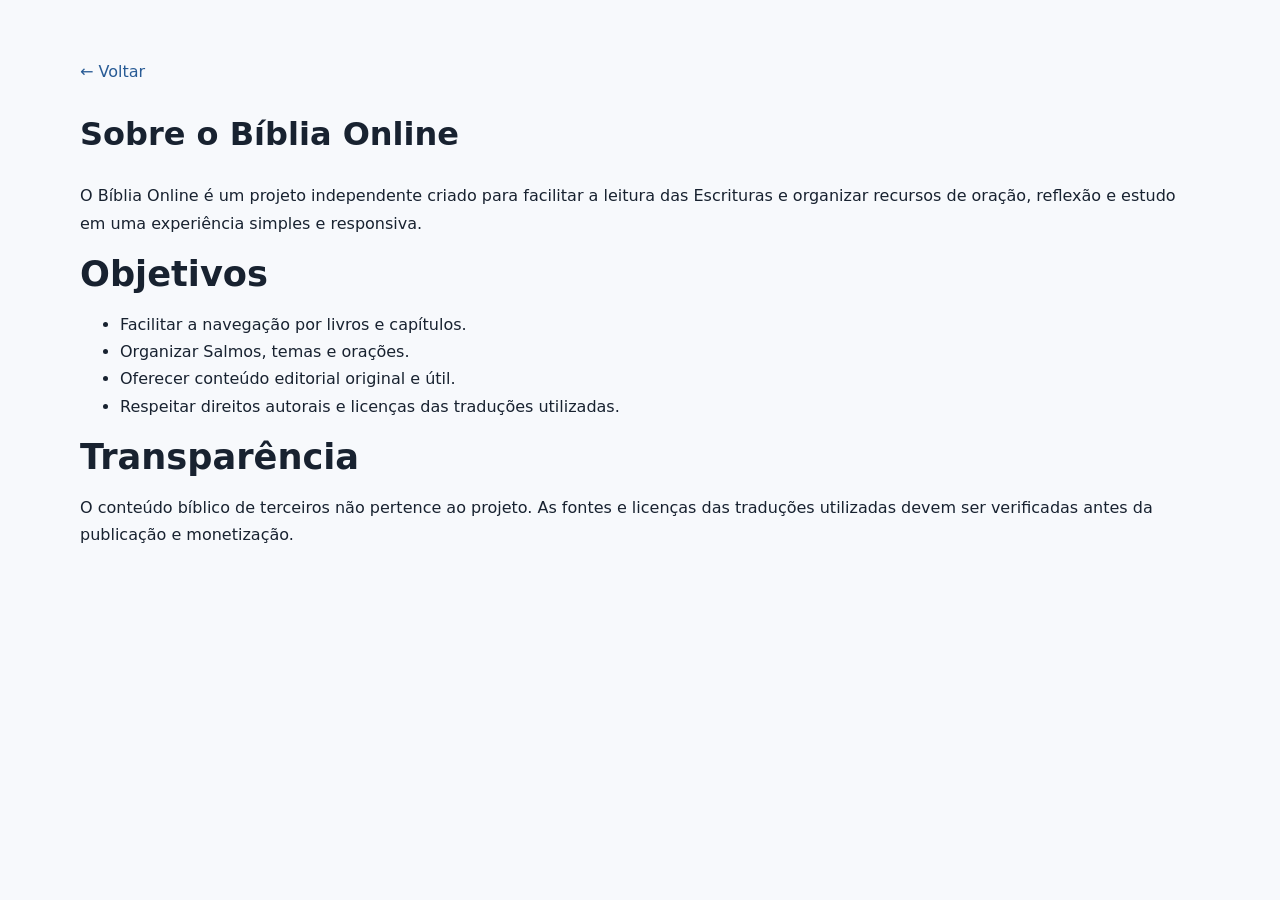
<file: sobre.html>
<!doctype html><html lang="pt-BR"><head><meta charset="utf-8"><meta name="viewport" content="width=device-width,initial-scale=1"><title>Sobre o Bíblia Online</title><meta name="description" content="Conheça o projeto Bíblia Online e seus objetivos de leitura e estudo bíblico."><meta name="robots" content="index,follow"><link rel="canonical" href="https://biblia-online.edonemanuelpreviatti2.workers.dev/sobre.html"><link rel="stylesheet" href="assets/css/style.css"><script async src="https://www.googletagmanager.com/gtag/js?id=G-2JF05V0KTF"></script><script>window.dataLayer=window.dataLayer||[];function gtag(){dataLayer.push(arguments);}gtag('js',new Date());gtag('config','G-2JF05V0KTF');</script></head><body><main class="container section"><a href="index.html">← Voltar</a><h1>Sobre o Bíblia Online</h1><p>O Bíblia Online é um projeto independente criado para facilitar a leitura das Escrituras e organizar recursos de oração, reflexão e estudo em uma experiência simples e responsiva.</p><h2>Objetivos</h2><ul><li>Facilitar a navegação por livros e capítulos.</li><li>Organizar Salmos, temas e orações.</li><li>Oferecer conteúdo editorial original e útil.</li><li>Respeitar direitos autorais e licenças das traduções utilizadas.</li></ul><h2>Transparência</h2><p>O conteúdo bíblico de terceiros não pertence ao projeto. As fontes e licenças das traduções utilizadas devem ser verificadas antes da publicação e monetização.</p></main></body></html>
</file>
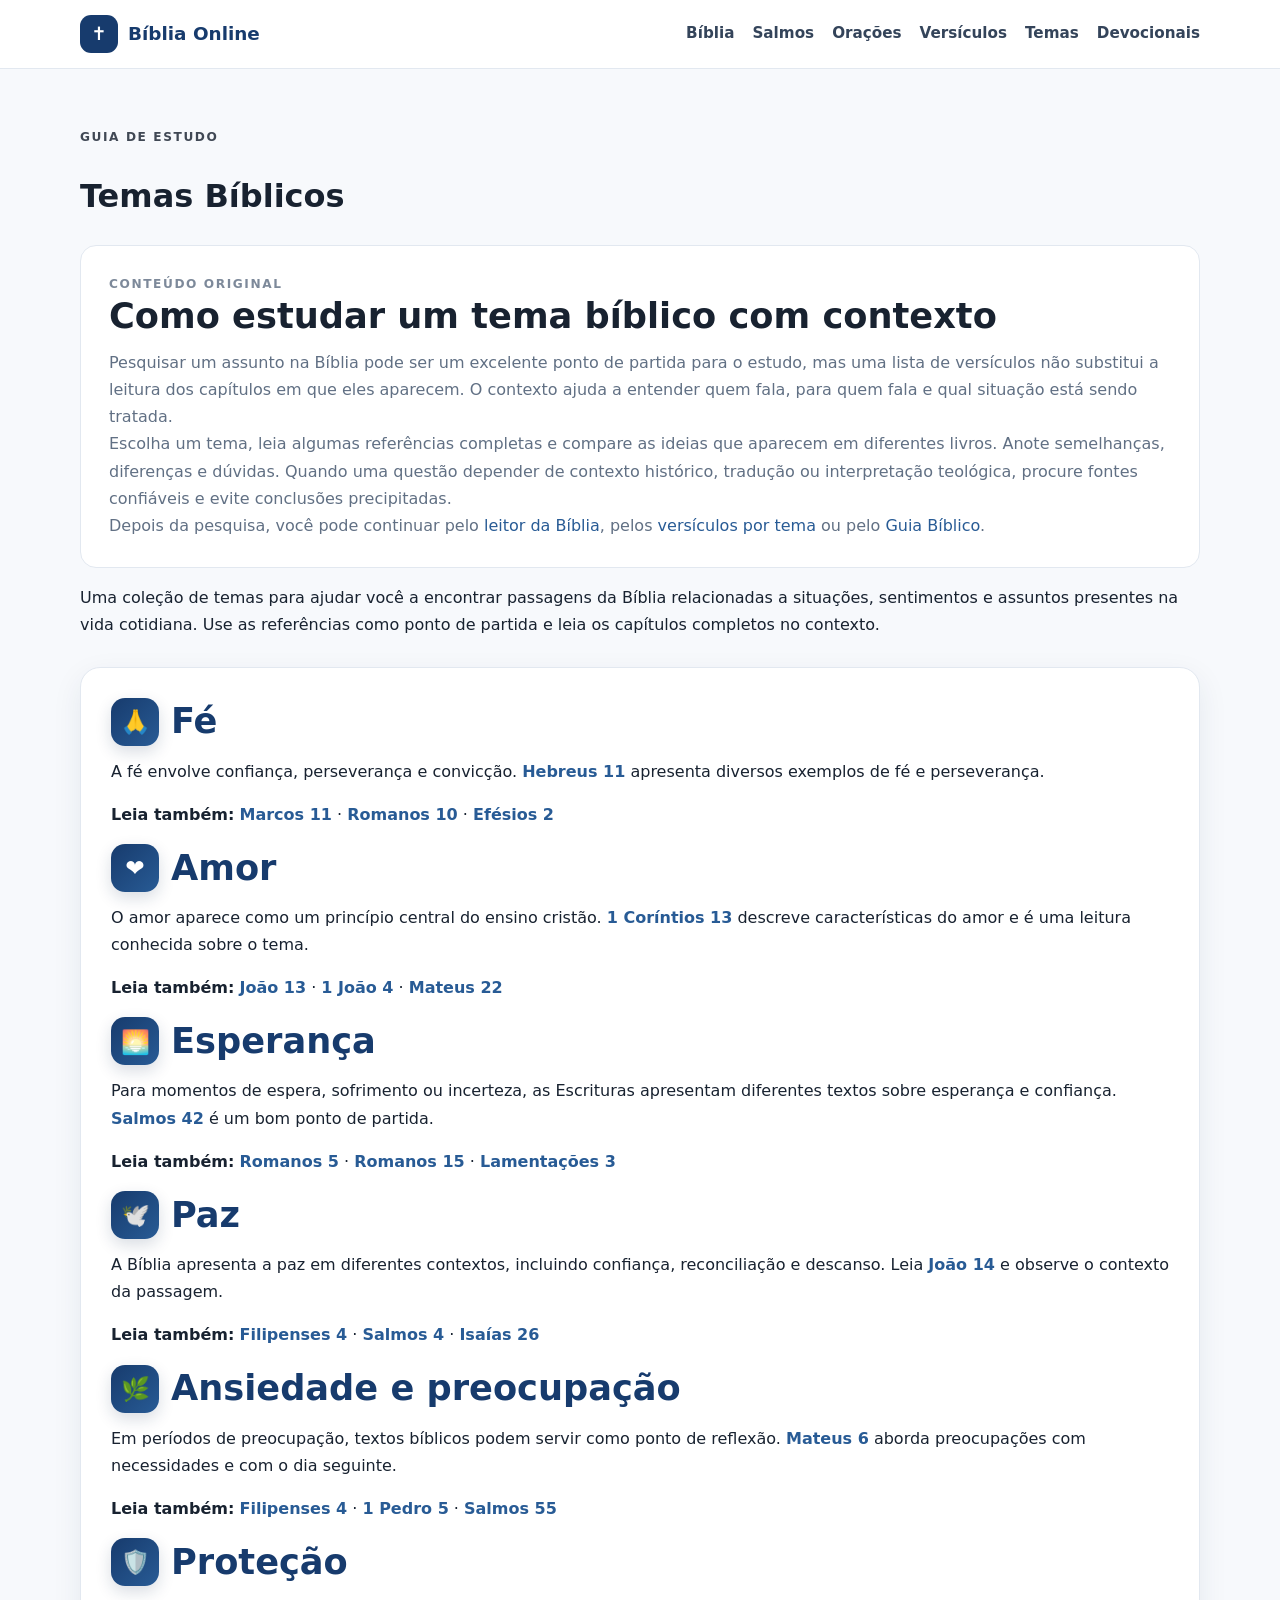
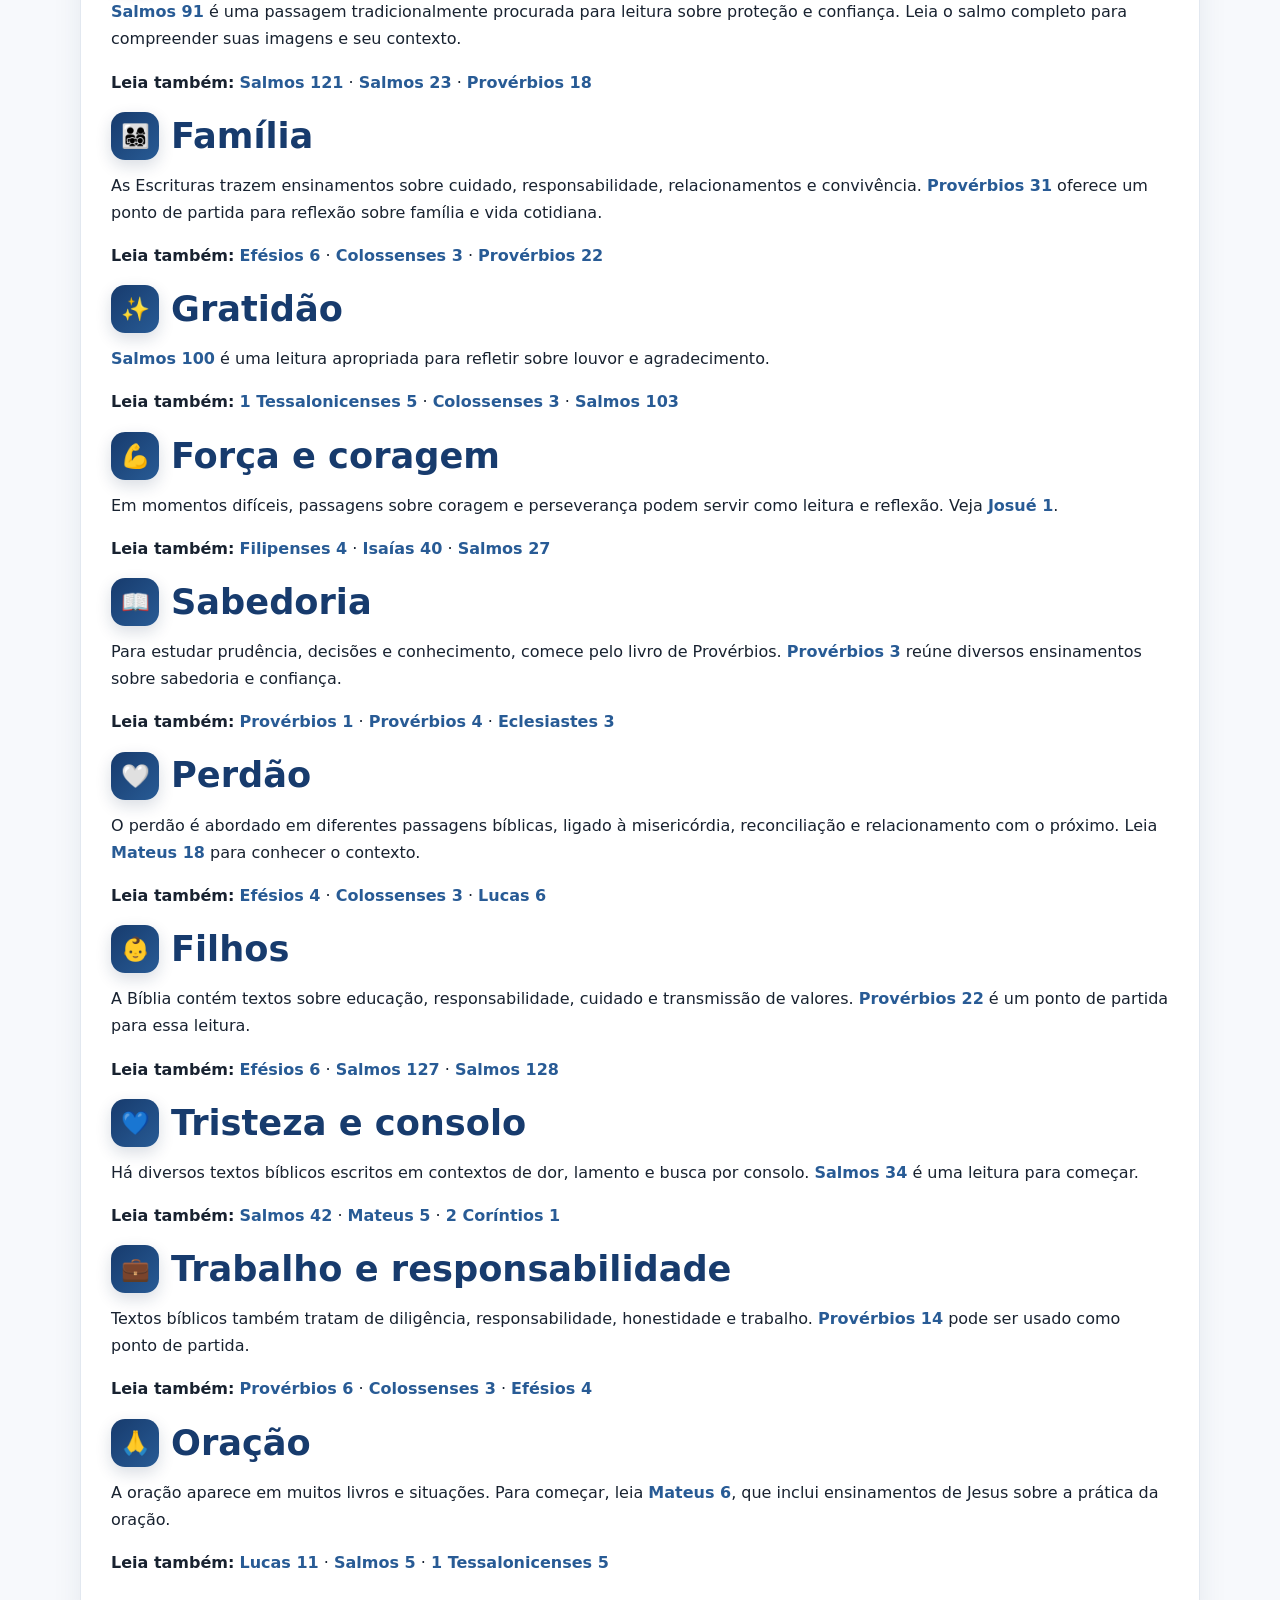
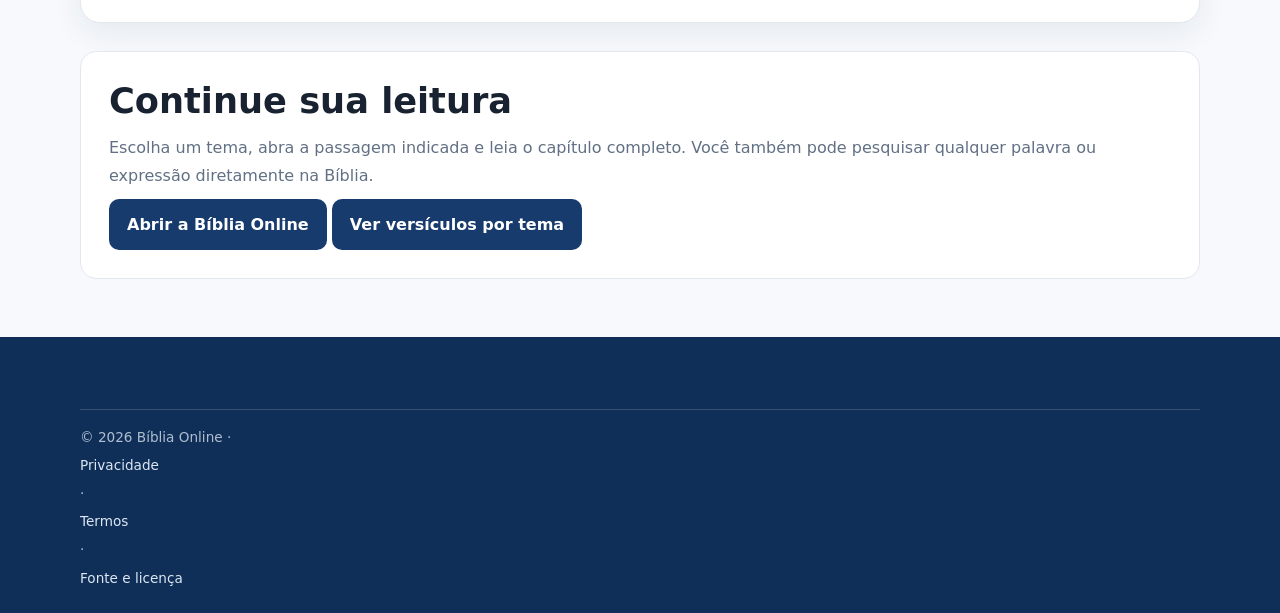
<file: temas.html>
<!doctype html><html lang="pt-BR"><head><meta charset="utf-8"><meta name="viewport" content="width=device-width,initial-scale=1"><title>Temas Bíblicos — Fé, Amor, Paz, Proteção e Mais</title><meta name="description" content="Explore temas bíblicos como fé, amor, esperança, paz, ansiedade, proteção, família, força, sabedoria e perdão, com referências para leitura na Bíblia Online."><meta name="robots" content="index,follow"><link rel="canonical" href="https://biblia-online.edonemanuelpreviatti2.workers.dev/temas.html"><meta property="og:type" content="website"><meta property="og:title" content="Temas Bíblicos — Guia de Leitura e Reflexão"><meta property="og:description" content="Explore temas bíblicos e encontre passagens para leitura, reflexão e estudo."><meta property="og:url" content="https://biblia-online.edonemanuelpreviatti2.workers.dev/temas.html"><link rel="stylesheet" href="assets/css/style.css"><script type="application/ld+json">{"@context":"https://schema.org","@type":"CollectionPage","name":"Temas Bíblicos","description":"Guia de temas bíblicos para leitura e reflexão.","url":"https://biblia-online.edonemanuelpreviatti2.workers.dev/temas.html"}</script></head><body><header class="site-header"><div class="container header-inner"><a class="brand" href="index.html" aria-label="Bíblia Online - página inicial"><span class="brand-mark">✝</span><span>Bíblia Online</span></a><button class="menu-toggle" aria-label="Abrir menu" aria-expanded="false" aria-controls="main-nav">☰</button><nav id="main-nav" class="nav" aria-label="Navegação principal"><a href="biblia.html">Bíblia</a><a href="salmos.html">Salmos</a><a href="oracoes.html">Orações</a><a href="versiculos.html">Versículos</a><a href="temas.html" aria-current="page">Temas</a><a href="devocionais.html">Devocionais</a></nav></div></header><main class="container section"><p class="eyebrow">GUIA DE ESTUDO</p><h1>Temas Bíblicos</h1><p>Uma coleção de temas para ajudar você a encontrar passagens da Bíblia relacionadas a situações, sentimentos e assuntos presentes na vida cotidiana. Use as referências como ponto de partida e leia os capítulos completos no contexto.</p><article class="reader"><section class="theme-section" id="fe"><h2>Fé</h2><p>A fé envolve confiança, perseverança e convicção. <a href="biblia.html?book=58&chapter=11">Hebreus 11</a> apresenta diversos exemplos de fé e perseverança.</p><p><strong>Leia também:</strong> <a href="biblia.html?book=41&chapter=11">Marcos 11</a> · <a href="biblia.html?book=45&chapter=10">Romanos 10</a> · <a href="biblia.html?book=49&chapter=2">Efésios 2</a></p></section><section class="theme-section" id="amor"><h2>Amor</h2><p>O amor aparece como um princípio central do ensino cristão. <a href="biblia.html?book=47&chapter=13">1 Coríntios 13</a> descreve características do amor e é uma leitura conhecida sobre o tema.</p><p><strong>Leia também:</strong> <a href="biblia.html?book=43&chapter=13">João 13</a> · <a href="biblia.html?book=62&chapter=4">1 João 4</a> · <a href="biblia.html?book=40&chapter=22">Mateus 22</a></p></section><section class="theme-section" id="esperanca"><h2>Esperança</h2><p>Para momentos de espera, sofrimento ou incerteza, as Escrituras apresentam diferentes textos sobre esperança e confiança. <a href="biblia.html?book=19&chapter=42">Salmos 42</a> é um bom ponto de partida.</p><p><strong>Leia também:</strong> <a href="biblia.html?book=45&chapter=5">Romanos 5</a> · <a href="biblia.html?book=45&chapter=15">Romanos 15</a> · <a href="biblia.html?book=25&chapter=3">Lamentações 3</a></p></section><section class="theme-section" id="paz"><h2>Paz</h2><p>A Bíblia apresenta a paz em diferentes contextos, incluindo confiança, reconciliação e descanso. Leia <a href="biblia.html?book=43&chapter=14">João 14</a> e observe o contexto da passagem.</p><p><strong>Leia também:</strong> <a href="biblia.html?book=50&chapter=4">Filipenses 4</a> · <a href="biblia.html?book=19&chapter=4">Salmos 4</a> · <a href="biblia.html?book=23&chapter=26">Isaías 26</a></p></section><section class="theme-section" id="ansiedade"><h2>Ansiedade e preocupação</h2><p>Em períodos de preocupação, textos bíblicos podem servir como ponto de reflexão. <a href="biblia.html?book=40&chapter=6">Mateus 6</a> aborda preocupações com necessidades e com o dia seguinte.</p><p><strong>Leia também:</strong> <a href="biblia.html?book=50&chapter=4">Filipenses 4</a> · <a href="biblia.html?book=60&chapter=5">1 Pedro 5</a> · <a href="biblia.html?book=19&chapter=55">Salmos 55</a></p></section><section class="theme-section" id="protecao"><h2>Proteção</h2><p><a href="biblia.html?book=19&chapter=91">Salmos 91</a> é uma passagem tradicionalmente procurada para leitura sobre proteção e confiança. Leia o salmo completo para compreender suas imagens e seu contexto.</p><p><strong>Leia também:</strong> <a href="biblia.html?book=19&chapter=121">Salmos 121</a> · <a href="biblia.html?book=19&chapter=23">Salmos 23</a> · <a href="biblia.html?book=20&chapter=18">Provérbios 18</a></p></section><section class="theme-section" id="familia"><h2>Família</h2><p>As Escrituras trazem ensinamentos sobre cuidado, responsabilidade, relacionamentos e convivência. <a href="biblia.html?book=20&chapter=31">Provérbios 31</a> oferece um ponto de partida para reflexão sobre família e vida cotidiana.</p><p><strong>Leia também:</strong> <a href="biblia.html?book=49&chapter=6">Efésios 6</a> · <a href="biblia.html?book=51&chapter=3">Colossenses 3</a> · <a href="biblia.html?book=20&chapter=22">Provérbios 22</a></p></section><section class="theme-section" id="gratidao"><h2>Gratidão</h2><p><a href="biblia.html?book=19&chapter=100">Salmos 100</a> é uma leitura apropriada para refletir sobre louvor e agradecimento.</p><p><strong>Leia também:</strong> <a href="biblia.html?book=52&chapter=5">1 Tessalonicenses 5</a> · <a href="biblia.html?book=51&chapter=3">Colossenses 3</a> · <a href="biblia.html?book=19&chapter=103">Salmos 103</a></p></section><section class="theme-section" id="forca"><h2>Força e coragem</h2><p>Em momentos difíceis, passagens sobre coragem e perseverança podem servir como leitura e reflexão. Veja <a href="biblia.html?book=6&chapter=1">Josué 1</a>.</p><p><strong>Leia também:</strong> <a href="biblia.html?book=50&chapter=4">Filipenses 4</a> · <a href="biblia.html?book=23&chapter=40">Isaías 40</a> · <a href="biblia.html?book=19&chapter=27">Salmos 27</a></p></section><section class="theme-section" id="sabedoria"><h2>Sabedoria</h2><p>Para estudar prudência, decisões e conhecimento, comece pelo livro de Provérbios. <a href="biblia.html?book=20&chapter=3">Provérbios 3</a> reúne diversos ensinamentos sobre sabedoria e confiança.</p><p><strong>Leia também:</strong> <a href="biblia.html?book=20&chapter=1">Provérbios 1</a> · <a href="biblia.html?book=20&chapter=4">Provérbios 4</a> · <a href="biblia.html?book=21&chapter=3">Eclesiastes 3</a></p></section><section class="theme-section" id="perdao"><h2>Perdão</h2><p>O perdão é abordado em diferentes passagens bíblicas, ligado à misericórdia, reconciliação e relacionamento com o próximo. Leia <a href="biblia.html?book=40&chapter=18">Mateus 18</a> para conhecer o contexto.</p><p><strong>Leia também:</strong> <a href="biblia.html?book=49&chapter=4">Efésios 4</a> · <a href="biblia.html?book=51&chapter=3">Colossenses 3</a> · <a href="biblia.html?book=42&chapter=6">Lucas 6</a></p></section><section class="theme-section" id="filhos"><h2>Filhos</h2><p>A Bíblia contém textos sobre educação, responsabilidade, cuidado e transmissão de valores. <a href="biblia.html?book=20&chapter=22">Provérbios 22</a> é um ponto de partida para essa leitura.</p><p><strong>Leia também:</strong> <a href="biblia.html?book=49&chapter=6">Efésios 6</a> · <a href="biblia.html?book=19&chapter=127">Salmos 127</a> · <a href="biblia.html?book=19&chapter=128">Salmos 128</a></p></section><section class="theme-section" id="tristeza"><h2>Tristeza e consolo</h2><p>Há diversos textos bíblicos escritos em contextos de dor, lamento e busca por consolo. <a href="biblia.html?book=19&chapter=34">Salmos 34</a> é uma leitura para começar.</p><p><strong>Leia também:</strong> <a href="biblia.html?book=19&chapter=42">Salmos 42</a> · <a href="biblia.html?book=40&chapter=5">Mateus 5</a> · <a href="biblia.html?book=47&chapter=1">2 Coríntios 1</a></p></section><section class="theme-section" id="trabalho"><h2>Trabalho e responsabilidade</h2><p>Textos bíblicos também tratam de diligência, responsabilidade, honestidade e trabalho. <a href="biblia.html?book=20&chapter=14">Provérbios 14</a> pode ser usado como ponto de partida.</p><p><strong>Leia também:</strong> <a href="biblia.html?book=20&chapter=6">Provérbios 6</a> · <a href="biblia.html?book=51&chapter=3">Colossenses 3</a> · <a href="biblia.html?book=49&chapter=4">Efésios 4</a></p></section><section class="theme-section" id="oracao"><h2>Oração</h2><p>A oração aparece em muitos livros e situações. Para começar, leia <a href="biblia.html?book=40&chapter=6">Mateus 6</a>, que inclui ensinamentos de Jesus sobre a prática da oração.</p><p><strong>Leia também:</strong> <a href="biblia.html?book=42&chapter=11">Lucas 11</a> · <a href="biblia.html?book=19&chapter=5">Salmos 5</a> · <a href="biblia.html?book=52&chapter=5">1 Tessalonicenses 5</a></p></section></article><section class="info-panel" style="margin-top:28px"><h2>Continue sua leitura</h2><p>Escolha um tema, abra a passagem indicada e leia o capítulo completo. Você também pode pesquisar qualquer palavra ou expressão diretamente na Bíblia.</p><a class="button secondary" href="biblia.html">Abrir a Bíblia Online</a> <a class="button secondary" href="versiculos.html">Ver versículos por tema</a></section></main><footer class="footer"><div class="container footer-bottom">© 2026 Bíblia Online · <a href="privacidade.html">Privacidade</a> · <a href="termos.html">Termos</a> · <a href="LICENSE-BIBLIA.md">Fonte e licença</a></div></footer><script src="assets/js/app.js" defer></script></body></html>
</file>
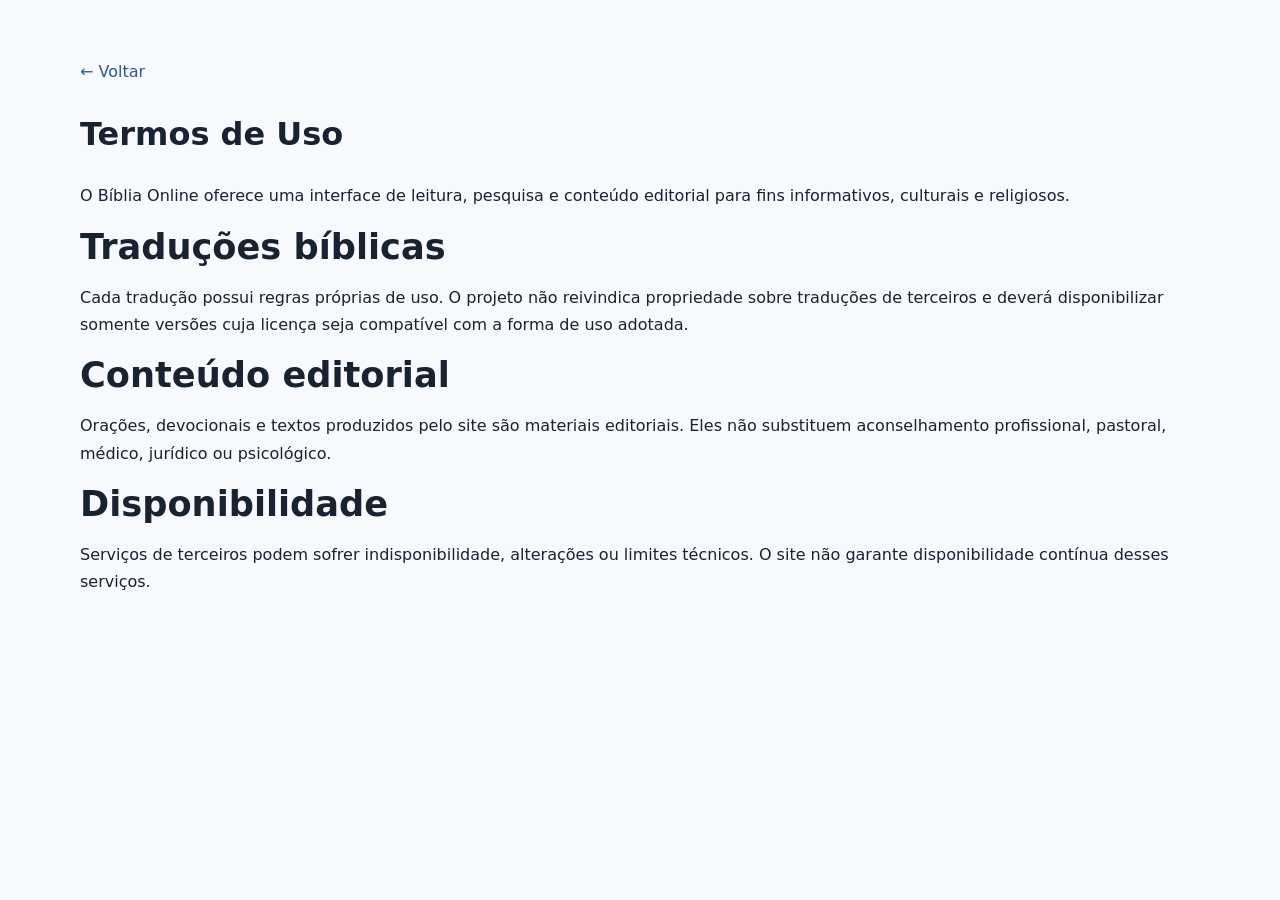
<file: termos.html>
<!doctype html><html lang="pt-BR"><head><meta charset="utf-8"><meta name="viewport" content="width=device-width,initial-scale=1"><title>Termos de Uso — Bíblia Online</title><meta name="description" content="Termos de uso do site Bíblia Online."><meta name="robots" content="index,follow"><link rel="canonical" href="https://biblia-online.edonemanuelpreviatti2.workers.dev/termos.html"><link rel="stylesheet" href="assets/css/style.css"><script async src="https://www.googletagmanager.com/gtag/js?id=G-2JF05V0KTF"></script><script>window.dataLayer=window.dataLayer||[];function gtag(){dataLayer.push(arguments);}gtag('js',new Date());gtag('config','G-2JF05V0KTF');</script></head><body><main class="container section"><a href="index.html">← Voltar</a><h1>Termos de Uso</h1><p>O Bíblia Online oferece uma interface de leitura, pesquisa e conteúdo editorial para fins informativos, culturais e religiosos.</p><h2>Traduções bíblicas</h2><p>Cada tradução possui regras próprias de uso. O projeto não reivindica propriedade sobre traduções de terceiros e deverá disponibilizar somente versões cuja licença seja compatível com a forma de uso adotada.</p><h2>Conteúdo editorial</h2><p>Orações, devocionais e textos produzidos pelo site são materiais editoriais. Eles não substituem aconselhamento profissional, pastoral, médico, jurídico ou psicológico.</p><h2>Disponibilidade</h2><p>Serviços de terceiros podem sofrer indisponibilidade, alterações ou limites técnicos. O site não garante disponibilidade contínua desses serviços.</p></main></body></html>
</file>
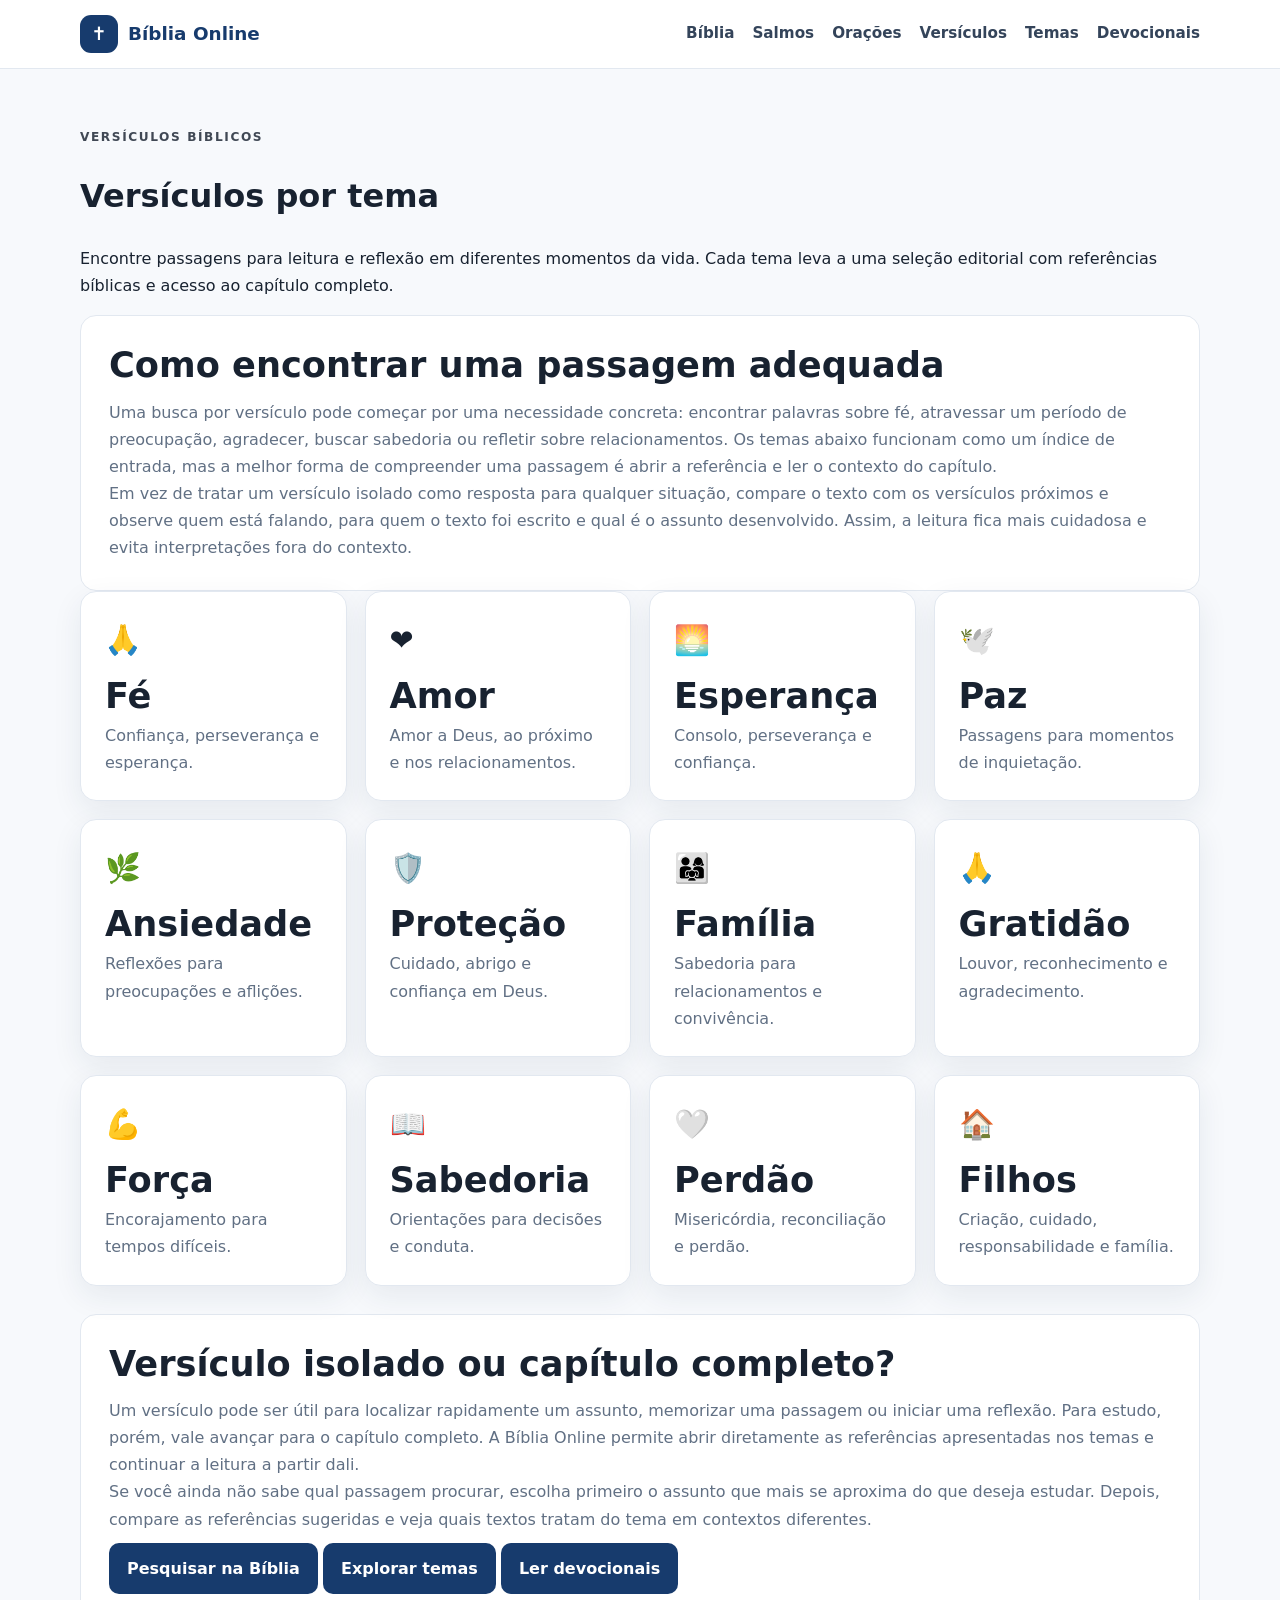
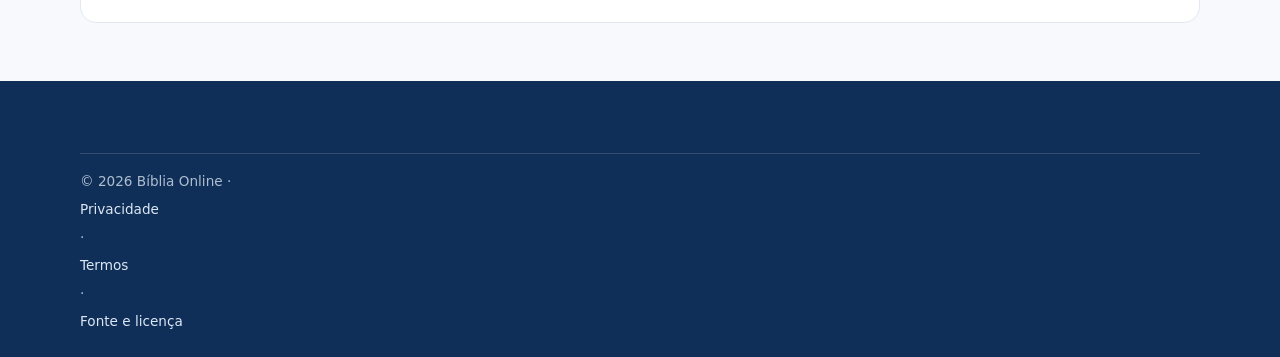
<file: versiculos.html>
<!doctype html><html lang="pt-BR"><head><meta charset="utf-8"><meta name="viewport" content="width=device-width,initial-scale=1"><title>Versículos Bíblicos por Tema — Fé, Amor, Paz, Proteção e Mais</title><meta name="description" content="Encontre versículos bíblicos por tema: fé, amor, esperança, paz, ansiedade, proteção, família, gratidão, força, sabedoria, perdão e filhos."><meta name="robots" content="index,follow"><link rel="canonical" href="https://biblia-online.edonemanuelpreviatti2.workers.dev/versiculos.html"><meta property="og:type" content="website"><meta property="og:title" content="Versículos Bíblicos por Tema"><meta property="og:description" content="Seleção de temas bíblicos para leitura, reflexão e estudo."><meta property="og:url" content="https://biblia-online.edonemanuelpreviatti2.workers.dev/versiculos.html"><link rel="stylesheet" href="assets/css/style.css"><script type="application/ld+json">{"@context":"https://schema.org","@type":"CollectionPage","name":"Versículos Bíblicos por Tema","description":"Temas bíblicos organizados para leitura e reflexão.","url":"https://biblia-online.edonemanuelpreviatti2.workers.dev/versiculos.html"}</script></head><body><header class="site-header"><div class="container header-inner"><a class="brand" href="index.html" aria-label="Bíblia Online - página inicial"><span class="brand-mark">✝</span><span>Bíblia Online</span></a><button class="menu-toggle" aria-label="Abrir menu" aria-expanded="false" aria-controls="main-nav">☰</button><nav id="main-nav" class="nav" aria-label="Navegação principal"><a href="biblia.html">Bíblia</a><a href="salmos.html">Salmos</a><a href="oracoes.html">Orações</a><a href="versiculos.html" aria-current="page">Versículos</a><a href="temas.html">Temas</a><a href="devocionais.html">Devocionais</a></nav></div></header><main class="container section"><p class="eyebrow">VERSÍCULOS BÍBLICOS</p><h1>Versículos por tema</h1><p>Encontre passagens para leitura e reflexão em diferentes momentos da vida. Cada tema leva a uma seleção editorial com referências bíblicas e acesso ao capítulo completo.</p><section class="info-panel"><h2>Como encontrar uma passagem adequada</h2><p>Uma busca por versículo pode começar por uma necessidade concreta: encontrar palavras sobre fé, atravessar um período de preocupação, agradecer, buscar sabedoria ou refletir sobre relacionamentos. Os temas abaixo funcionam como um índice de entrada, mas a melhor forma de compreender uma passagem é abrir a referência e ler o contexto do capítulo.</p><p>Em vez de tratar um versículo isolado como resposta para qualquer situação, compare o texto com os versículos próximos e observe quem está falando, para quem o texto foi escrito e qual é o assunto desenvolvido. Assim, a leitura fica mais cuidadosa e evita interpretações fora do contexto.</p></section><div class="cards"><a class="card" href="temas.html#fe"><span class="icon">🙏</span><h2>Fé</h2><p>Confiança, perseverança e esperança.</p></a><a class="card" href="temas.html#amor"><span class="icon">❤️</span><h2>Amor</h2><p>Amor a Deus, ao próximo e nos relacionamentos.</p></a><a class="card" href="temas.html#esperanca"><span class="icon">🌅</span><h2>Esperança</h2><p>Consolo, perseverança e confiança.</p></a><a class="card" href="temas.html#paz"><span class="icon">🕊️</span><h2>Paz</h2><p>Passagens para momentos de inquietação.</p></a><a class="card" href="temas.html#ansiedade"><span class="icon">🌿</span><h2>Ansiedade</h2><p>Reflexões para preocupações e aflições.</p></a><a class="card" href="temas.html#protecao"><span class="icon">🛡️</span><h2>Proteção</h2><p>Cuidado, abrigo e confiança em Deus.</p></a><a class="card" href="temas.html#familia"><span class="icon">👨‍👩‍👧</span><h2>Família</h2><p>Sabedoria para relacionamentos e convivência.</p></a><a class="card" href="temas.html#gratidao"><span class="icon">🙏</span><h2>Gratidão</h2><p>Louvor, reconhecimento e agradecimento.</p></a><a class="card" href="temas.html#forca"><span class="icon">💪</span><h2>Força</h2><p>Encorajamento para tempos difíceis.</p></a><a class="card" href="temas.html#sabedoria"><span class="icon">📖</span><h2>Sabedoria</h2><p>Orientações para decisões e conduta.</p></a><a class="card" href="temas.html#perdao"><span class="icon">🤍</span><h2>Perdão</h2><p>Misericórdia, reconciliação e perdão.</p></a><a class="card" href="temas.html#filhos"><span class="icon">🏠</span><h2>Filhos</h2><p>Criação, cuidado, responsabilidade e família.</p></a></div><section class="info-panel" style="margin-top:28px"><h2>Versículo isolado ou capítulo completo?</h2><p>Um versículo pode ser útil para localizar rapidamente um assunto, memorizar uma passagem ou iniciar uma reflexão. Para estudo, porém, vale avançar para o capítulo completo. A Bíblia Online permite abrir diretamente as referências apresentadas nos temas e continuar a leitura a partir dali.</p><p>Se você ainda não sabe qual passagem procurar, escolha primeiro o assunto que mais se aproxima do que deseja estudar. Depois, compare as referências sugeridas e veja quais textos tratam do tema em contextos diferentes.</p><a class="button secondary" href="biblia.html">Pesquisar na Bíblia</a> <a class="button secondary" href="temas.html">Explorar temas</a> <a class="button secondary" href="devocionais.html">Ler devocionais</a></section></main><footer class="footer"><div class="container footer-bottom">© 2026 Bíblia Online · <a href="privacidade.html">Privacidade</a> · <a href="termos.html">Termos</a> · <a href="LICENSE-BIBLIA.md">Fonte e licença</a></div></footer><script src="assets/js/app.js" defer></script></body></html>
</file>
<file: assets/css/style.css>
:root{--primary:#173b6d;--primary-2:#285b95;--accent:#d4a84f;--bg:#f7f9fc;--surface:#fff;--text:#182230;--muted:#617084;--border:#e2e8f0;--shadow:0 10px 30px rgba(20,45,80,.08);--reader-size:1;font-family:system-ui,-apple-system,BlinkMacSystemFont,"Segoe UI",sans-serif}*{box-sizing:border-box}html{scroll-behavior:smooth}body{margin:0;background:var(--bg);color:var(--text);line-height:1.7}a{color:var(--primary-2);text-decoration:none}a:hover{text-decoration:underline}button,input,select{font:inherit}.container{width:min(1120px,calc(100% - 32px));margin:auto}.site-header{position:sticky;top:0;z-index:50;background:rgba(255,255,255,.96);border-bottom:1px solid var(--border);backdrop-filter:blur(10px)}.header-inner{min-height:68px;display:flex;align-items:center;justify-content:space-between;gap:18px}.brand{display:flex;align-items:center;gap:10px;font-weight:800;color:var(--primary);font-size:1.15rem}.brand:hover{text-decoration:none}.brand-mark{display:grid;place-items:center;width:38px;height:38px;border-radius:11px;background:var(--primary);color:#fff}.top-tiktok{display:flex;align-items:center;gap:8px;background:#111;color:#fff;border-radius:999px;padding:7px 13px;font-weight:800;font-size:.86rem;white-space:nowrap;box-shadow:0 4px 12px rgba(0,0,0,.12)}.top-tiktok:hover{text-decoration:none;transform:translateY(-1px)}.tiktok-symbol{display:inline-grid;place-items:center;width:25px;height:25px;border-radius:7px;background:linear-gradient(135deg,#25f4ee 0 45%,#111 45% 55%,#fe2c55 55%);color:#fff;font-size:.95rem;font-weight:900;text-shadow:1px 1px 0 #fe2c55}.nav{display:flex;align-items:center;gap:18px;font-size:.95rem}.nav a{color:#34445a;font-weight:600}.menu-toggle{display:none;border:0;background:none;font-size:1.5rem;cursor:pointer;line-height:1;padding:8px;position:relative;z-index:60}.hero{background:linear-gradient(135deg,#102f58,#28649c);color:#fff;padding:76px 0 70px}.hero-content{max-width:820px}.eyebrow{font-size:.76rem;letter-spacing:.13em;font-weight:800;margin:0 0 8px;opacity:.82}.hero h1{font-size:clamp(2.5rem,7vw,4.8rem);line-height:1.05;margin:0 0 18px}.hero-text{font-size:1.15rem;max-width:680px;color:#e8f1fb}.search-box{display:flex;max-width:760px;margin-top:28px;background:#fff;padding:6px;border-radius:14px;box-shadow:0 12px 30px rgba(0,0,0,.15)}.search-box input{flex:1;border:0;outline:0;padding:14px;font-size:1rem;min-width:0}.search-box button,.button{border:0;border-radius:10px;background:var(--accent);color:#162b46;font-weight:800;padding:12px 18px;cursor:pointer}.quick-links{display:flex;flex-wrap:wrap;gap:10px;margin-top:18px}.quick-links a{color:#fff;border:1px solid rgba(255,255,255,.3);border-radius:999px;padding:5px 12px;font-size:.88rem}.section{padding:58px 0}.section-heading{margin-bottom:24px}.section h2{font-size:clamp(1.6rem,3vw,2.2rem);line-height:1.2;margin:0 0 12px}.cards{display:grid;grid-template-columns:repeat(4,1fr);gap:18px}.card{background:var(--surface);border:1px solid var(--border);border-radius:16px;padding:24px;box-shadow:var(--shadow);color:var(--text);transition:transform .2s,box-shadow .2s}.card:hover{transform:translateY(-3px);text-decoration:none;box-shadow:0 14px 35px rgba(20,45,80,.12)}.icon{font-size:1.8rem}.card h2,.card h3{margin:10px 0 5px}.card p,.info-panel p{color:var(--muted);margin:0}.split{display:grid;grid-template-columns:1.15fr .85fr;gap:30px;align-items:start}.split blockquote{margin:18px 0;padding:22px;border-left:4px solid var(--accent);background:var(--surface);border-radius:0 12px 12px 0;font-size:1.15rem}.button{display:inline-block;margin-top:10px}.button.secondary{background:var(--primary);color:#fff}.info-panel{background:var(--surface);border:1px solid var(--border);padding:28px;border-radius:16px}.info-panel li{margin:8px 0}.social-callout{padding-top:0}.social-callout-content{display:flex;align-items:center;gap:20px;padding:26px 30px;background:linear-gradient(135deg,#173b6d,#285b95);color:#fff;border-radius:18px;box-shadow:var(--shadow)}.social-callout .eyebrow{margin-bottom:4px}.social-callout h2{margin-bottom:5px}.social-callout p:not(.eyebrow){margin:0;color:#e8f1fb}.social-icon{width:52px;height:52px;flex:0 0 52px;display:grid;place-items:center;border-radius:14px;background:#111;color:#fff;font-size:1.8rem;font-weight:800;position:relative;overflow:hidden}.social-icon:before,.social-icon:after{content:"♪";position:absolute;font-size:1.65rem;font-weight:900}.social-icon:before{color:#25f4ee;transform:translate(-2px,-1px)}.social-icon:after{color:#fe2c55;transform:translate(2px,1px)}.social-button{margin:0 0 0 auto;white-space:nowrap;background:#111;color:#fff;border:1px solid rgba(255,255,255,.2)}.social-button:hover{text-decoration:none;background:#000}.social-button .tiktok-symbol{vertical-align:middle;margin-right:6px}.footer{background:#102f58;color:#dce7f3;padding:42px 0 18px}.footer a{display:block;color:#dce7f3;margin:5px 0}.footer-grid{display:grid;grid-template-columns:1fr 1fr;gap:30px}.footer p{color:#b9c8d9}.footer-bottom{border-top:1px solid rgba(255,255,255,.15);margin-top:30px;padding-top:16px;font-size:.85rem;color:#aebed0}.sr-only{position:absolute;width:1px;height:1px;padding:0;margin:-1px;overflow:hidden;clip:rect(0,0,0,0);white-space:nowrap;border:0}.reader{background:var(--surface);border:1px solid var(--border);border-radius:20px;padding:30px;box-shadow:var(--shadow);font-size:calc(1rem * var(--reader-size));margin-top:28px}.reader-heading{display:flex;align-items:center;justify-content:space-between;gap:20px;padding-bottom:20px;border-bottom:1px solid var(--border)}.reader-heading h2{margin:0;font-size:clamp(1.7rem,4vw,2.5rem)}.reader-heading p{margin:4px 0 0}.reader-actions{display:flex;gap:8px;flex-wrap:wrap}.small-button{border:1px solid var(--border);background:var(--surface);color:var(--text);border-radius:9px;padding:8px 11px;cursor:pointer}.reader-nav{display:flex;align-items:center;justify-content:space-between;gap:12px;padding:18px 0;border-bottom:1px solid var(--border);font-weight:700}.reader-nav .button{margin:0}.verse{position:relative;margin:0;padding:13px 46px 13px 48px;border-bottom:1px solid var(--border);min-height:48px}.verse:hover{background:rgba(40,91,149,.04)}.verse-number{position:absolute;left:0;top:13px;min-width:34px;height:28px;padding:2px 7px;display:grid;place-items:center;border-radius:8px;background:#edf3fa;color:var(--primary);font-size:.8rem;font-weight:800}.copy-verse{position:absolute;right:4px;top:12px;border:0;background:transparent;color:var(--muted);cursor:pointer;padding:5px;border-radius:7px}.copy-verse:hover{background:var(--bg);color:var(--primary)}.notice{margin:18px 0;padding:15px 18px;background:#fff8df;border:1px solid #eadba8;border-radius:12px;color:#5f5123}.muted{color:var(--muted)}.loading-state{display:flex;align-items:center;justify-content:center;gap:15px;min-height:220px;color:var(--muted)}.loading-state p{margin:2px 0 0}.loading-spinner{width:28px;height:28px;border:3px solid var(--border);border-top-color:var(--primary);border-radius:50%;animation:spin .8s linear infinite}@keyframes spin{to{transform:rotate(360deg)}}.search-results{padding:8px 0}.search-result{display:flex;flex-direction:column;gap:4px;padding:15px 0;border-bottom:1px solid var(--border);color:var(--text)}.search-result strong{color:var(--primary)}.search-result:hover{background:rgba(40,91,149,.04);text-decoration:none}.dark{--bg:#101722;--surface:#182331;--text:#e8edf4;--muted:#aebaca;--border:#2c3a4b;--primary:#83b5ef;--primary-2:#9bc7fa;--shadow:0 10px 30px rgba(0,0,0,.25)}.dark .site-header{background:rgba(16,23,34,.96)}.dark .nav a{color:#dbe6f3}.dark .brand{color:#9bc7fa}.dark .split blockquote{background:var(--surface)}.dark .verse-number{background:#26384c;color:#b9d7f8}.dark .notice{background:#332d1d;border-color:#66552c;color:#f1dda2}.theme-section{position:relative}.theme-section h2{display:flex;align-items:center;gap:12px}.theme-section h2:before{content:"";display:inline-grid;place-items:center;width:48px;height:48px;flex:0 0 48px;border-radius:14px;background:linear-gradient(135deg,#173b6d,#285b95);color:#fff;font-size:1.45rem;box-shadow:0 6px 16px rgba(20,45,80,.16)}.theme-section:nth-of-type(1) h2:before{content:"🙏"}.theme-section:nth-of-type(2) h2:before{content:"❤️"}.theme-section:nth-of-type(3) h2:before{content:"🌅"}.theme-section:nth-of-type(4) h2:before{content:"🕊️"}.theme-section:nth-of-type(5) h2:before{content:"🌿"}.theme-section:nth-of-type(6) h2:before{content:"🛡️"}.theme-section:nth-of-type(7) h2:before{content:"👨‍👩‍👧‍👦"}.theme-section:nth-of-type(8) h2:before{content:"✨"}.theme-section:nth-of-type(9) h2:before{content:"💪"}.theme-section:nth-of-type(10) h2:before{content:"📖"}.theme-section:nth-of-type(11) h2:before{content:"🤍"}.theme-section:nth-of-type(12) h2:before{content:"👶"}.theme-section:nth-of-type(13) h2:before{content:"💙"}.theme-section:nth-of-type(14) h2:before{content:"💼"}.theme-section:nth-of-type(15) h2:before{content:"🙏"}.theme-section a{position:relative;z-index:2;color:var(--primary-2);font-weight:650}.theme-section a:hover{text-decoration:underline}.theme-section h2{color:var(--primary)}.theme-section p{margin-top:8px}.reader-tools{margin:24px 0;padding:20px;background:var(--bg);border:1px solid var(--border);border-radius:16px}.reader-tools h3{margin:0 0 14px;color:var(--primary)}.toolbar{display:grid;grid-template-columns:minmax(0,2fr) minmax(110px,.7fr) auto;gap:12px;align-items:end}.toolbar label{display:flex;flex-direction:column;gap:6px;color:var(--muted);font-size:.82rem;font-weight:800}.toolbar select,.toolbar input{width:100%;min-height:46px;padding:10px 13px;border:1px solid var(--border);border-radius:10px;background:var(--surface);color:var(--text);outline:none}.toolbar select{appearance:auto}.toolbar select:focus,.toolbar input:focus{border-color:var(--primary-2);box-shadow:0 0 0 3px rgba(40,91,149,.12)}.toolbar .button{min-height:46px;margin:0;white-space:nowrap}.toolbar select{overflow:hidden;text-overflow:ellipsis}.toolbar option{padding:6px}.toolbar label:first-child{min-width:0}.toolbar label:nth-child(2){min-width:110px}.reader-tools+.reader-heading{margin-top:0}.psalm-list{display:grid;grid-template-columns:repeat(5,minmax(0,1fr));gap:14px;margin:24px 0 0;padding:0;list-style:none}.psalm-list li{margin:0}.psalm-list .card{display:flex;align-items:center;justify-content:center;min-height:72px;padding:16px;text-align:center;font-weight:800}.psalm-list .card:hover{transform:translateY(-2px)}.section>ol.cards{display:grid!important;grid-template-columns:repeat(5,minmax(0,1fr))!important;gap:16px!important;margin:24px 0 0!important;padding:0!important;list-style:none!important}.section>ol.cards>li{display:block!important;margin:0!important;padding:0!important;list-style:none!important}.section>ol.cards>li>.card{display:flex;align-items:center;justify-content:center;width:100%;min-height:72px;padding:16px;text-align:center;font-weight:800}.section>ol.cards>li>.card:hover{transform:translateY(-2px)}@media(max-width:850px){.cards{grid-template-columns:repeat(2,1fr)}.split{grid-template-columns:1fr}.nav{display:none}.menu-toggle{display:block}.nav.open{position:absolute;left:0;right:0;top:68px;display:flex;flex-direction:column;align-items:stretch;background:var(--surface);padding:14px 20px;border-bottom:1px solid var(--border);box-shadow:0 12px 24px rgba(0,0,0,.12);z-index:55}.nav.open a{padding:10px 8px}.header-inner{position:relative}.reader-heading{flex-direction:column;align-items:stretch}.reader-actions{width:100%}.social-callout-content{align-items:flex-start;flex-wrap:wrap}.social-button{margin-left:72px}.toolbar{grid-template-columns:1fr 150px auto}.reader-tools{padding:18px}.psalm-list{grid-template-columns:repeat(4,minmax(0,1fr));gap:12px}.section>ol.cards{grid-template-columns:repeat(4,minmax(0,1fr))!important;gap:12px!important}}@media(max-width:600px){.toolbar{grid-template-columns:1fr 110px}.toolbar .button{grid-column:1/-1;width:100%}.psalm-list{grid-template-columns:repeat(3,minmax(0,1fr));gap:10px}.section>ol.cards{grid-template-columns:repeat(3,minmax(0,1fr))!important;gap:10px!important}}@media(max-width:520px){.header-inner{gap:8px}.brand{font-size:1rem;gap:7px}.brand-mark{width:34px;height:34px}.top-tiktok{font-size:.78rem;padding:5px 7px;margin-left:auto}.top-tiktok span:last-child{display:none}.top-tiktok .tiktok-symbol{margin:0;width:28px;height:28px}.menu-toggle{display:block;width:44px;height:44px;padding:8px;flex:0 0 44px}.nav.open{top:68px}.cards{grid-template-columns:1fr}.search-box{flex-direction:column;background:transparent;padding:0;gap:8px}.search-box input,.search-box button{border-radius:10px}.hero{padding:55px 0}.section{padding:42px 0}.footer-grid{grid-template-columns:1fr}.reader{padding:18px;margin-top:20px}.reader-nav{font-size:.85rem}.reader-nav .button{padding:7px 9px}.reader-tools{padding:15px;margin:18px 0}.toolbar{grid-template-columns:1fr}.toolbar label:nth-child(2){min-width:0}.toolbar select,.toolbar input,.toolbar button{width:100%}.toolbar .button{grid-column:auto}.social-callout-content{padding:22px}.social-button{margin-left:0;width:100%;text-align:center}.social-icon{width:46px;height:46px;flex-basis:46px}.section>ol.cards{grid-template-columns:repeat(2,minmax(0,1fr))!important;gap:10px!important}.section>ol.cards>li>.card{min-height:64px;padding:12px}}
</file>
